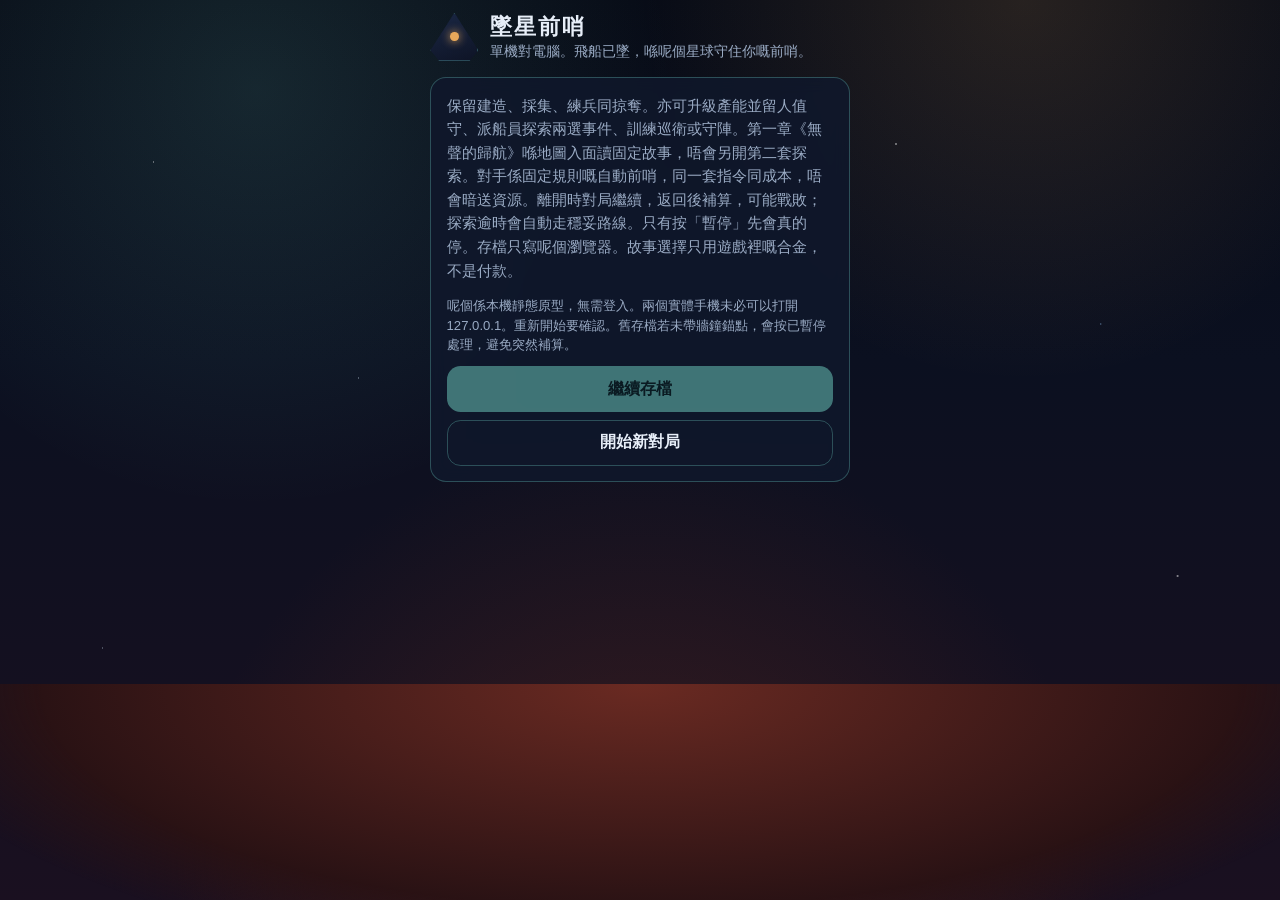
<file: index.html>
<!DOCTYPE html>
<html lang="zh-Hant-HK">
<head>
  <meta charset="utf-8">
  <meta name="viewport" content="width=device-width, initial-scale=1, viewport-fit=cover">
  <meta name="theme-color" content="#0b1020">
  <meta name="apple-mobile-web-app-capable" content="yes">
  <title>墜星前哨（單機）</title>
  <link rel="stylesheet" href="styles.css">
  <link rel="icon" href="favicon.svg" type="image/svg+xml">
</head>
<body>
  <div class="sky" aria-hidden="true"></div>
  <div class="horizon" aria-hidden="true"></div>
  <main id="app" class="app">
    <p class="boot">正在載入前哨…</p>
  </main>
  <div id="sheet-root"></div>
  <script src="js/events.js"></script>
  <script src="js/story-data.js"></script>
  <script src="js/story-engine.js"></script>
  <script src="js/engine.js"></script>
  <script src="js/ai.js"></script>
  <script src="js/catchup.js"></script>
  <script src="js/save.js"></script>
  <script src="js/ui-sync.js"></script>
  <script src="js/story-ui.js"></script>
  <script src="js/app.js" defer></script>
</body>
</html>
</file>
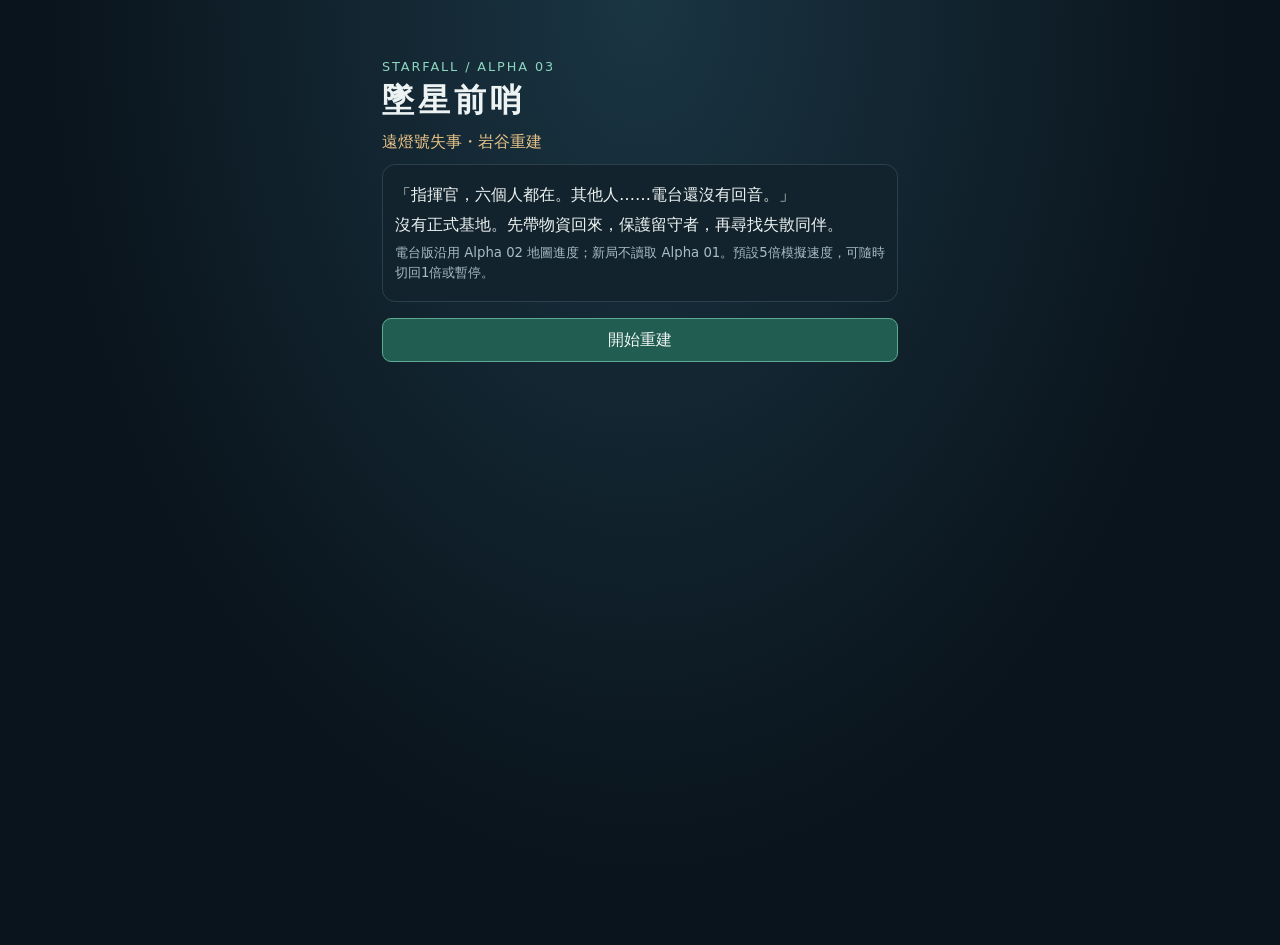
<file: colony-alpha03-preview/index.html>
<!doctype html><html lang="zh-Hant"><head><meta charset="utf-8"><meta name="viewport" content="width=device-width, initial-scale=1, viewport-fit=cover"><meta name="theme-color" content="#0c1821"><title>墜星前哨｜岩谷重建 Alpha</title><link rel="stylesheet" href="style.css"></head><body><main id="app" aria-live="off" style="color:#edf3f2;background:#0c1821;padding:0;min-height:100vh"><section id="startup" style="max-width:36rem;margin:0 auto;padding:32px 20px;font-family:system-ui,-apple-system,sans-serif;line-height:1.7"><p style="color:#8ed6bf;letter-spacing:.1em">STARFALL / ALPHA 03</p><h1 style="font-size:1.65rem">墜星前哨：岩谷重建</h1><p>正在啟動遊戲……</p><p id="boot-status" role="status">如果一直停留在此畫面，代表遊戲腳本尚未成功執行。手機檔案預覽可能不允許執行 JavaScript；請使用正式網站網址在 Safari 或 Chrome 開啟。</p><p>這是離線試玩檔，不是已部署的網站。未成功啟動不會刪除原存檔。</p><noscript><p>目前未啟用 JavaScript，無法開始遊戲。</p></noscript></section></main><script>(function(){var app=document.getElementById('app');function failed(message){if(app.getAttribute('data-ready')==='true')return;var status=document.getElementById('boot-status');if(!status){app.textContent='';var section=document.createElement('section');section.style.cssText='max-width:36rem;margin:auto;padding:32px 20px;line-height:1.7';var h=document.createElement('h1');h.textContent='墜星前哨：啟動失敗';section.appendChild(h);status=document.createElement('p');status.id='boot-status';section.appendChild(status);app.appendChild(section);}status.textContent='遊戲未能啟動：'+message+'。請使用支援 JavaScript 的正式瀏覽器開啟，或將此提示傳回以便排查。';}window.addEventListener('error',function(e){failed(e.message||'載入遊戲程式失敗');},true);window.addEventListener('unhandledrejection',function(e){failed(String(e.reason||'啟動異常'));});setTimeout(function(){if(app.getAttribute('data-ready')!=='true'&&document.getElementById('boot-status')){var status=document.getElementById('boot-status');if(status.textContent.indexOf('遊戲未能啟動：')!==0)failed('遊戲腳本沒有完成啟動');}},4000);})();</script><script src="core.js"></script><script src="ui.js"></script></body></html>
</file>
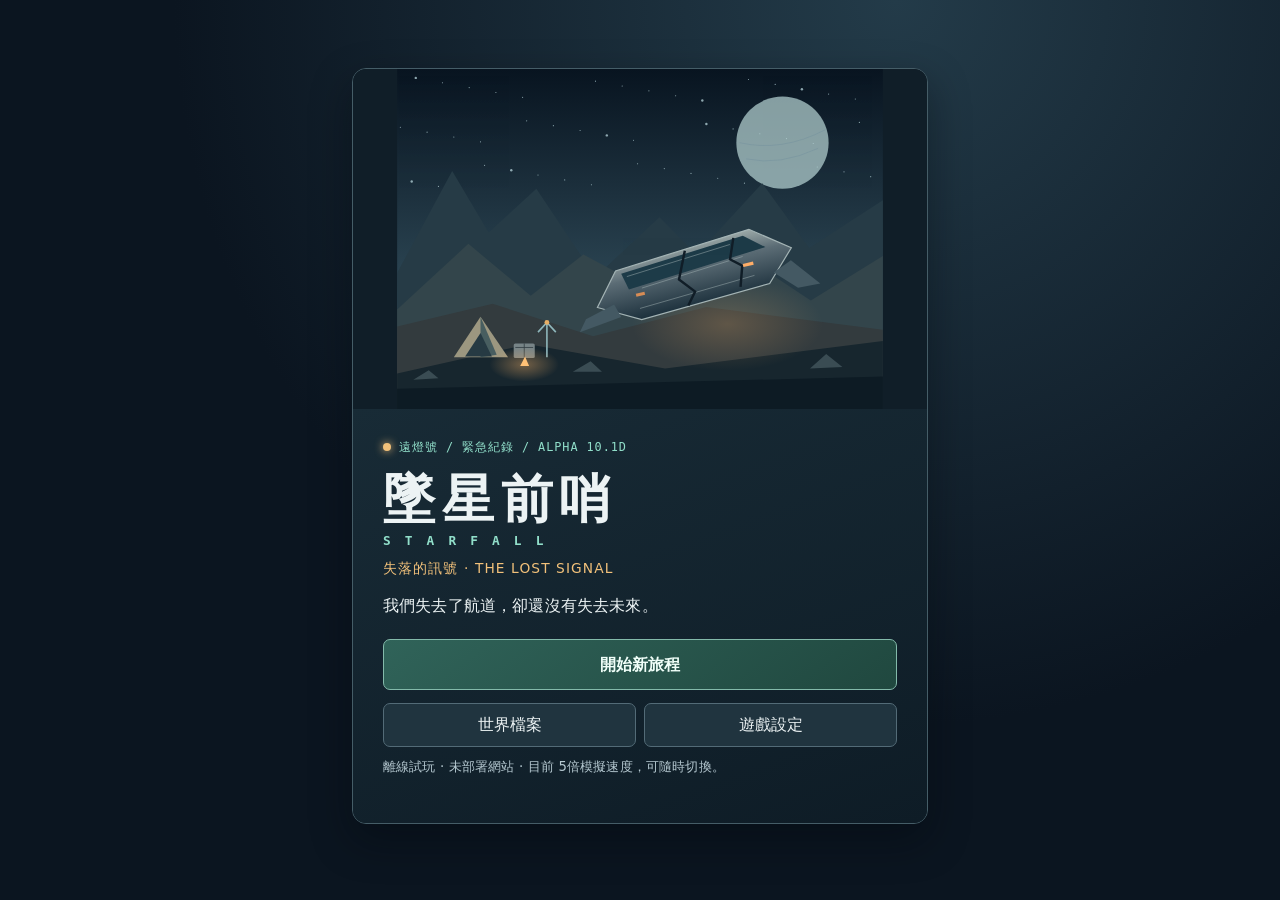
<file: colony-alpha101d-preview/index.html>
<!doctype html><html lang="zh-Hant"><head><meta charset="utf-8"><meta name="viewport" content="width=device-width, initial-scale=1, viewport-fit=cover"><meta name="theme-color" content="#0c1821"><title>墜星前哨｜失落的訊號 Alpha 10.1D</title><link rel="stylesheet" href="style.css"></head><body><main id="app" aria-live="off" style="color:#edf3f2;background:#0c1821;padding:0;min-height:100vh"><section id="startup" style="max-width:36rem;margin:0 auto;padding:32px 20px;font-family:system-ui,-apple-system,sans-serif;line-height:1.7"><p style="color:#8ed6bf;letter-spacing:.1em">STARFALL / ALPHA 10.1D</p><h1 style="font-size:1.65rem">墜星前哨：岩谷重建</h1><p>正在啟動遊戲……</p><p id="boot-status" role="status">如果一直停留在此畫面，代表遊戲腳本尚未成功執行。手機檔案預覽可能不允許執行 JavaScript；請使用正式網站網址在 Safari 或 Chrome 開啟。</p><p>這是離線試玩檔，不是已部署的網站。未成功啟動不會刪除原存檔。</p><noscript><p>目前未啟用 JavaScript，無法開始遊戲。</p></noscript></section></main><script>(function(){var app=document.getElementById('app');function failed(message){if(app.getAttribute('data-ready')==='true')return;var status=document.getElementById('boot-status');if(!status){app.textContent='';var section=document.createElement('section');section.style.cssText='max-width:36rem;margin:auto;padding:32px 20px;line-height:1.7';var h=document.createElement('h1');h.textContent='墜星前哨：啟動失敗';section.appendChild(h);status=document.createElement('p');status.id='boot-status';section.appendChild(status);app.appendChild(section);}status.textContent='遊戲未能啟動：'+message+'。請使用支援 JavaScript 的正式瀏覽器開啟，或將此提示傳回以便排查。';}window.addEventListener('error',function(e){failed(e.message||'載入遊戲程式失敗');},true);window.addEventListener('unhandledrejection',function(e){failed(String(e.reason||'啟動異常'));});setTimeout(function(){if(app.getAttribute('data-ready')!=='true'&&document.getElementById('boot-status')){var status=document.getElementById('boot-status');if(status.textContent.indexOf('遊戲未能啟動：')!==0)failed('遊戲腳本沒有完成啟動');}},4000);})();</script><script src="core.js"></script><script src="ui.js"></script></body></html>
</file>
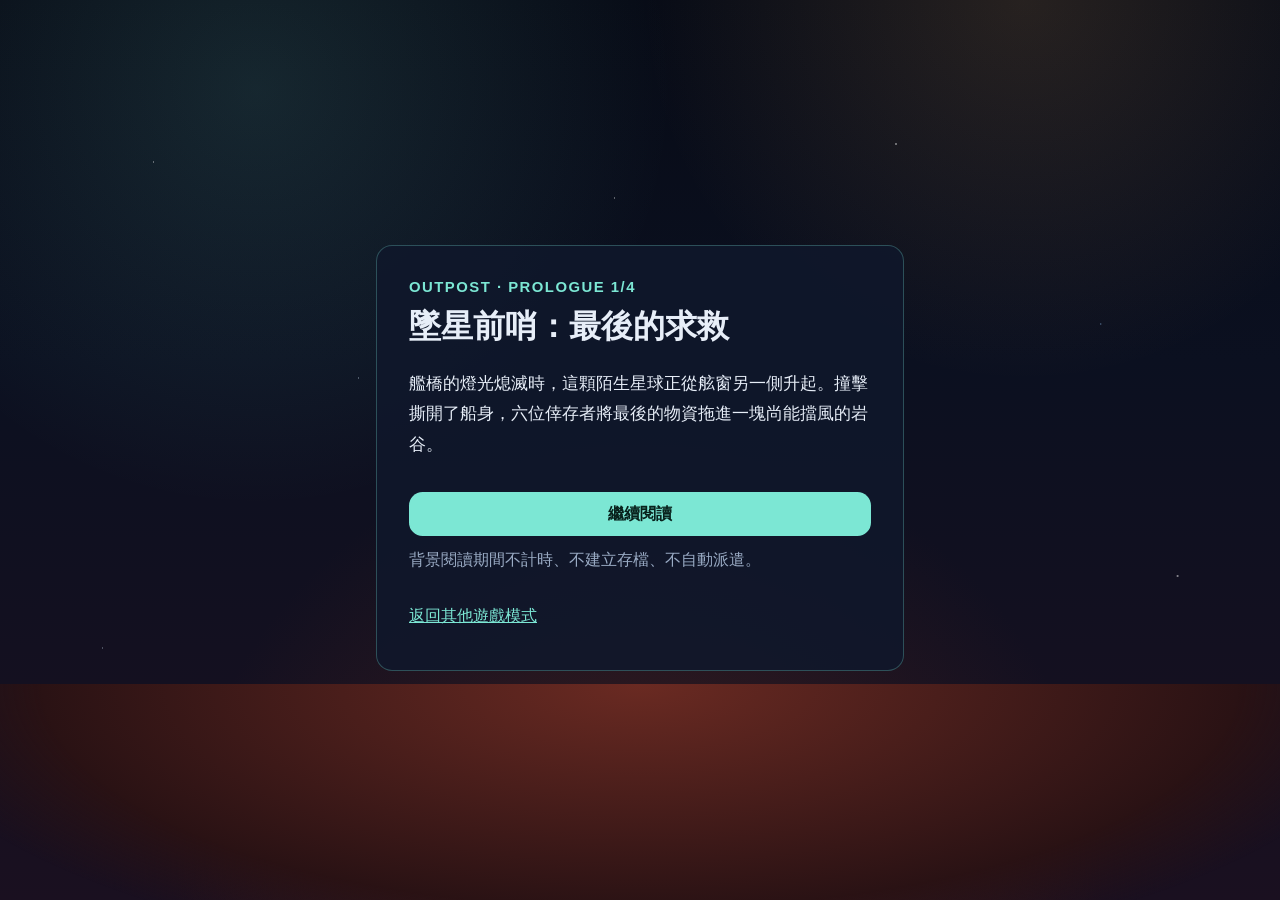
<file: mobile-preview/index.html>
<!DOCTYPE html>
<html lang="zh-Hant-HK">
<head>
  <meta charset="utf-8">
  <meta name="viewport" content="width=device-width, initial-scale=1, viewport-fit=cover">
  <meta name="theme-color" content="#0b1020">
  <meta name="apple-mobile-web-app-capable" content="yes">
  <title>墜星前哨｜長期基地與外拓</title>
  <link rel="stylesheet" href="styles.css">
  <link rel="icon" href="favicon.svg" type="image/svg+xml">
  <!-- 真人首頁直達獨立長期前哨；測試 harness 保留舊 #app/script 啟動契約。
       先設 UI-only 哨兵，即使導航被延遲也不可啟動舊存檔選單。 -->
  <script>
    if (typeof window !== "undefined" && !window.__STARFALL_TEST__) {
      window.__STARFALL_OUTPOST_PRIMARY__ = true;
      window.location.replace("outpost.html");
    }
  </script>
</head>
<body>
  <div class="sky" aria-hidden="true"></div>
  <div class="horizon" aria-hidden="true"></div>
  <main id="app" class="app outpost-home-entry">
    <section class="outpost-entry card" aria-labelledby="outpost-home-title">
      <span class="outpost-eyebrow">PERSISTENT OUTPOST</span>
      <h1 id="outpost-home-title">墜星前哨｜長期基地</h1>
      <p>從墜星求救序章開始，保存基地、船員與每趟外拓的後果。</p>
      <a class="btn" href="outpost.html">進入／繼續長期前哨</a>
      <details class="outpost-detail"><summary>其他遊戲模式</summary>
        <a class="outpost-text-link" href="journey.html">舊單局及兩章旅程</a>
      </details>
    </section>
  </main>
  <div id="sheet-root"></div>
  <script src="js/events.js"></script>
  <script src="js/story-data.js"></script>
  <script src="js/story-engine.js"></script>
  <script src="js/campaign.js"></script>
  <script src="js/engine.js"></script>
  <script src="js/ai.js"></script>
  <script src="js/catchup.js"></script>
  <script src="js/save.js"></script>
  <script src="js/ui-sync.js"></script>
  <script src="js/story-ui.js"></script>
  <script src="js/app.js" defer></script>
</body>
</html>
</file>
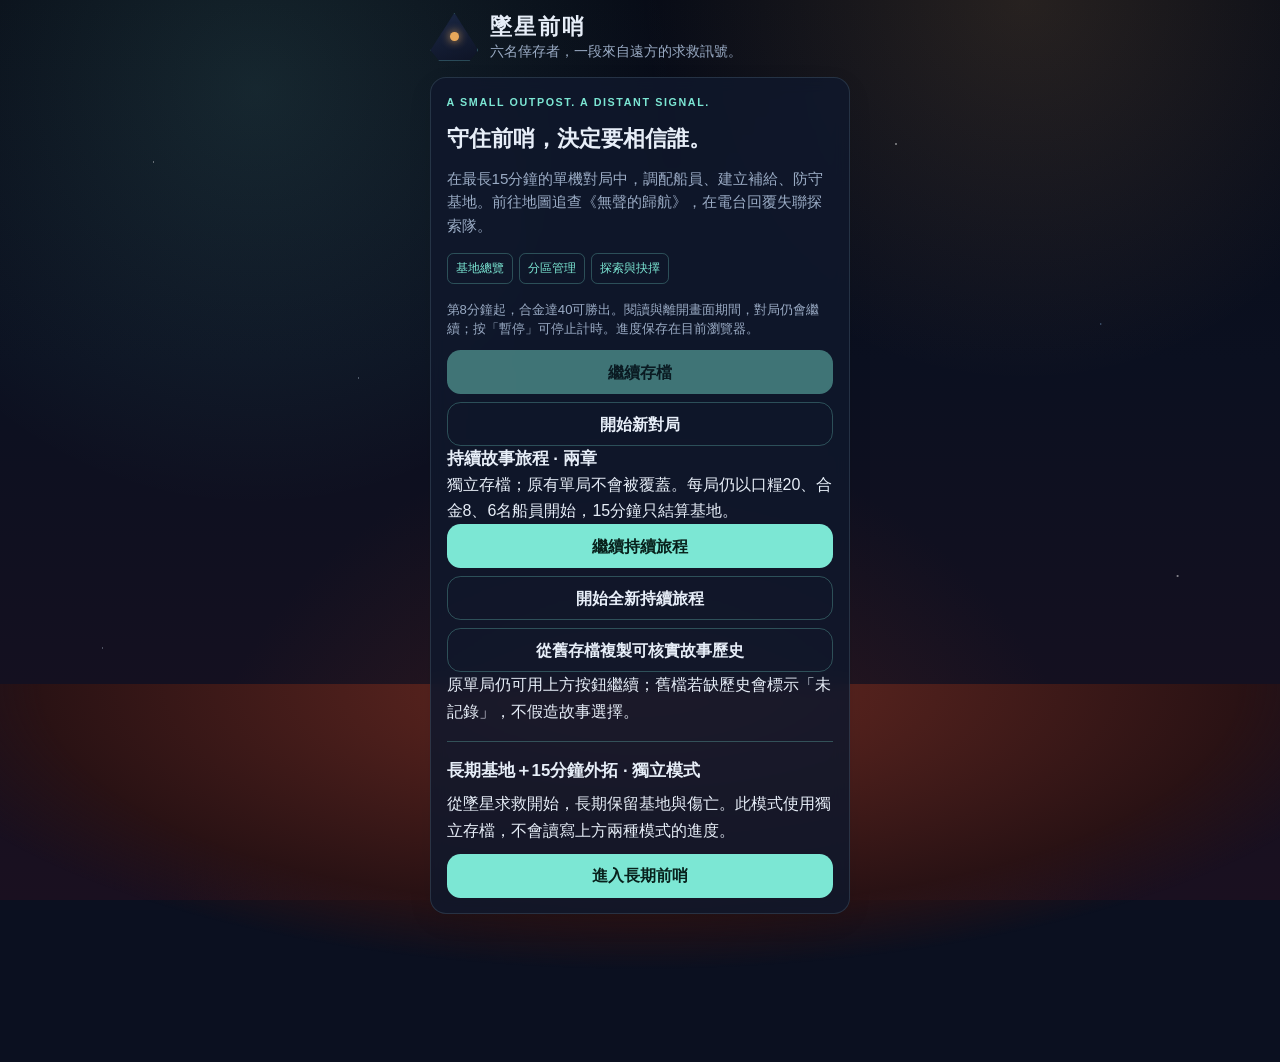
<file: mobile-preview/journey.html>
<!DOCTYPE html>
<html lang="zh-Hant-HK">
<head>
  <meta charset="utf-8">
  <meta name="viewport" content="width=device-width, initial-scale=1, viewport-fit=cover">
  <meta name="theme-color" content="#0b1020">
  <meta name="apple-mobile-web-app-capable" content="yes">
  <title>墜星前哨｜其他遊戲模式</title>
  <link rel="stylesheet" href="styles.css">
  <link rel="icon" href="favicon.svg" type="image/svg+xml">
</head>
<body>
  <div class="sky" aria-hidden="true"></div>
  <div class="horizon" aria-hidden="true"></div>
  <main id="app" class="app">
    <p class="boot">正在載入其他遊戲模式…</p>
  </main>
  <div id="sheet-root"></div>
  <script src="js/events.js"></script>
  <script src="js/story-data.js"></script>
  <script src="js/story-engine.js"></script>
  <script src="js/campaign.js"></script>
  <script src="js/engine.js"></script>
  <script src="js/ai.js"></script>
  <script src="js/catchup.js"></script>
  <script src="js/save.js"></script>
  <script src="js/ui-sync.js"></script>
  <script src="js/story-ui.js"></script>
  <script src="js/app.js" defer></script>
</body>
</html>
</file>
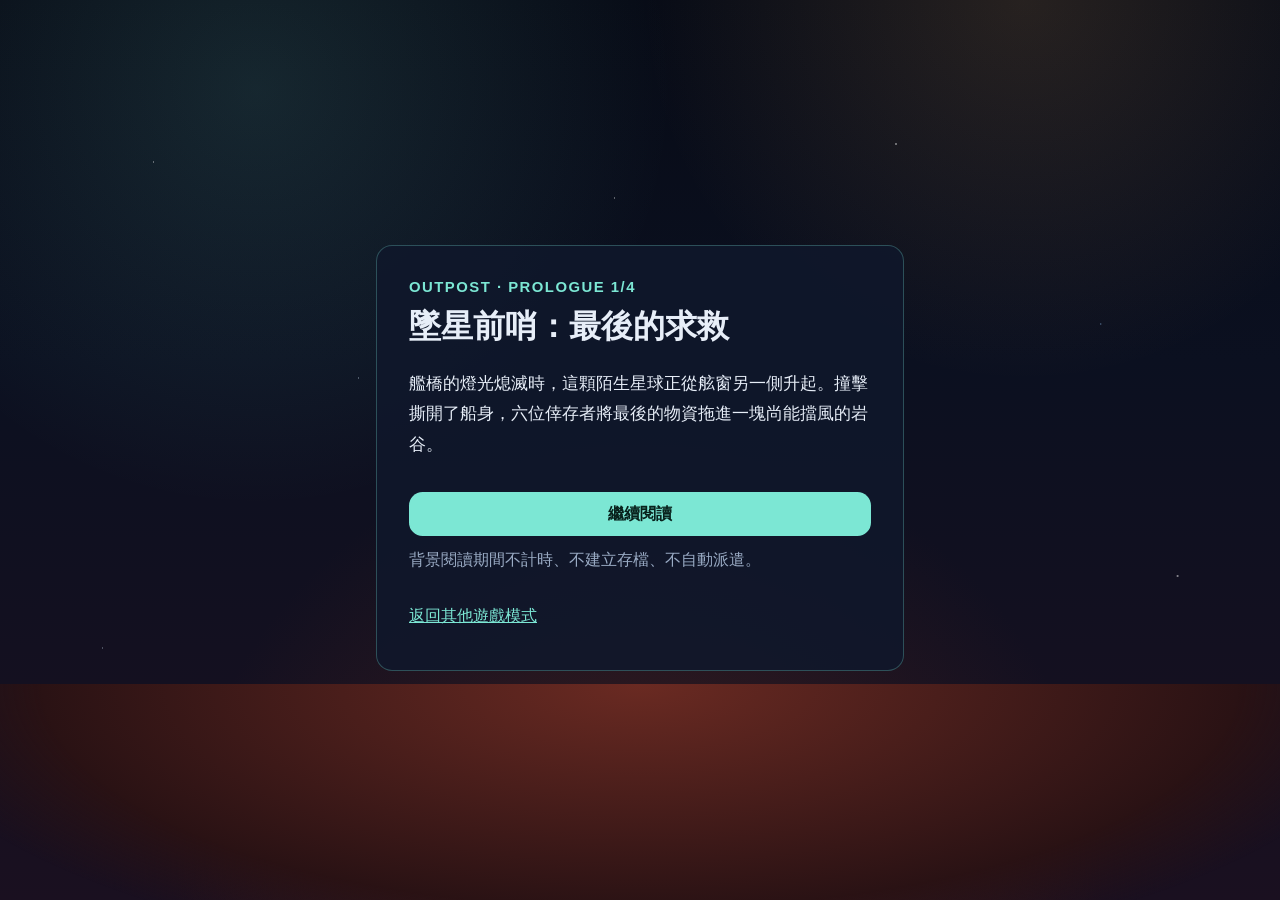
<file: mobile-preview/outpost.html>
<!DOCTYPE html>
<html lang="zh-Hant-HK">
<head>
  <meta charset="utf-8">
  <meta name="viewport" content="width=device-width, initial-scale=1, viewport-fit=cover">
  <meta name="theme-color" content="#0b1020">
  <title>墜星前哨｜長期基地與外拓</title>
  <link rel="stylesheet" href="styles.css">
  <link rel="icon" href="favicon.svg" type="image/svg+xml">
</head>
<body>
  <div class="sky" aria-hidden="true"></div>
  <div class="horizon" aria-hidden="true"></div>
  <main id="outpost-app" class="outpost-app"><p class="boot">正在開啟長期前哨…</p></main>
  <!-- 獨立模式不載入舊 Save、Campaign 或舊單局 App，避免讀寫任何舊鍵。 -->
  <script src="js/outpost.js" defer></script>
  <script src="js/outpost-ui.js" defer></script>
</body>
</html>
</file>
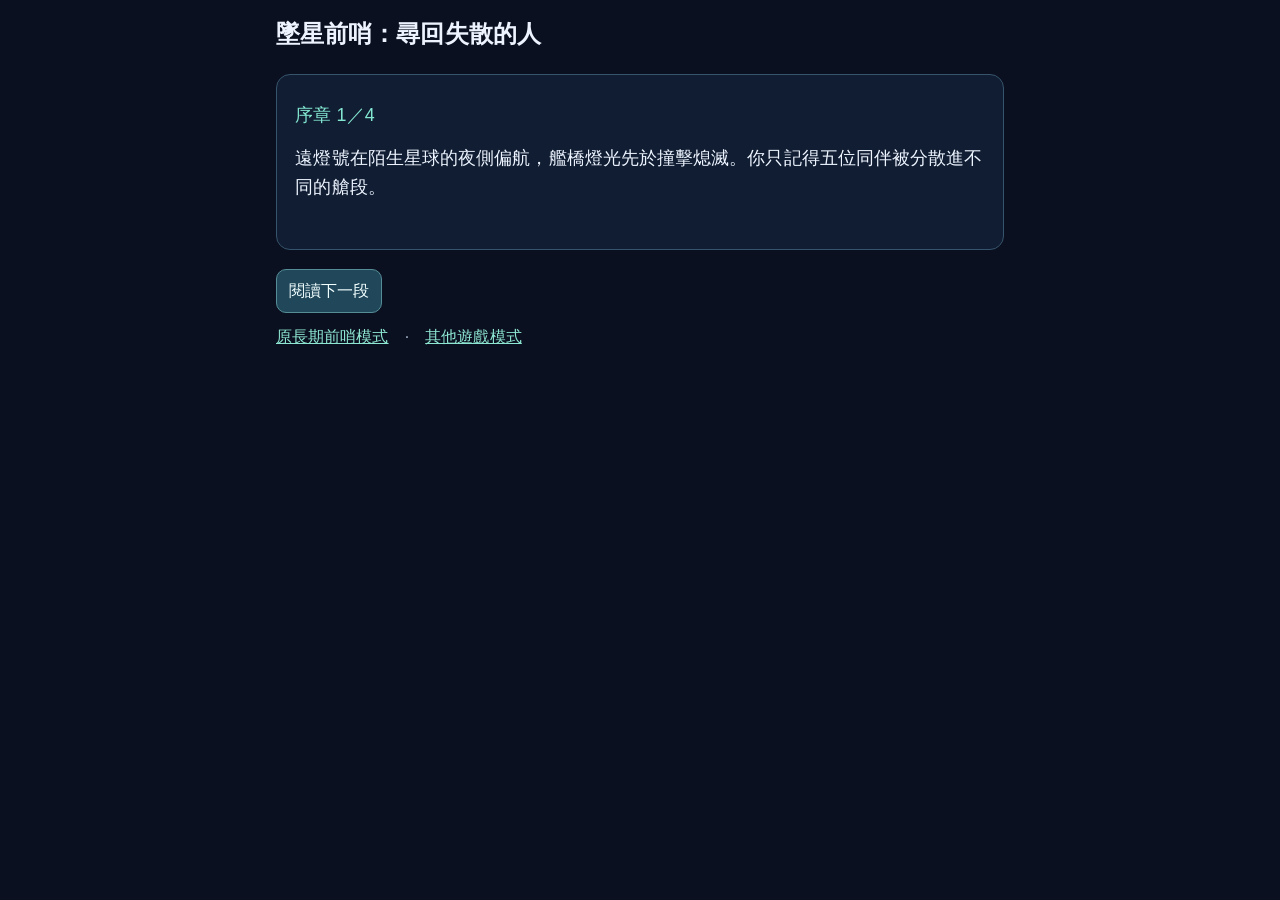
<file: reunion-preview/reunion.html>
<!doctype html><html lang="zh-Hant-HK"><head><meta charset="utf-8"><meta name="viewport" content="width=device-width,initial-scale=1,viewport-fit=cover"><meta name="theme-color" content="#0b1020"><title>墜星前哨｜重逢營地</title><link rel="stylesheet" href="styles.css"><link rel="stylesheet" href="reunion.css"><link rel="icon" href="favicon.svg" type="image/svg+xml"></head><body><main id="reunion-root" class="reunion-root"><p>正在整理失聯名冊…</p></main><script src="js/outpost.js"></script><script src="js/reunion.js"></script><script src="js/reunion-ui.js" defer></script></body></html>
</file>
<file: styles.css>
:root {
  --bg: #0b1020;
  --bg-2: #151c33;
  --ink: #e7eef8;
  --muted: #9aabc4;
  --line: rgba(124, 231, 212, 0.28);
  --cyan: #7ce7d4;
  --amber: #e8a85a;
  --rose: #ef7b8a;
  --ok: #8ad48a;
  --card: rgba(16, 24, 44, 0.86);
  --safe-top: env(safe-area-inset-top, 0px);
  --safe-bot: env(safe-area-inset-bottom, 0px);
  font-family: "PingFang HK", "PingFang TC", "Noto Sans TC", "Noto Sans HK",
    "Helvetica Neue", "Microsoft JhengHei", sans-serif;
}

* { box-sizing: border-box; margin: 0; padding: 0; }
html, body { min-height: 100%; background: var(--bg); color: var(--ink); overflow-x: hidden; }
body {
  min-height: 100dvh;
  max-width: 100%;
}
button, input {
  font: inherit;
  color: inherit;
}
button {
  touch-action: manipulation;
}

.sky {
  position: fixed;
  inset: 0;
  pointer-events: none;
  background:
    radial-gradient(circle at 20% 10%, rgba(124, 231, 212, 0.12), transparent 32%),
    radial-gradient(circle at 80% 0%, rgba(232, 168, 90, 0.14), transparent 28%),
    radial-gradient(circle at 50% 100%, rgba(90, 40, 30, 0.55), transparent 42%),
    linear-gradient(#070b16, #0b1020 40%, #1a1020);
  z-index: 0;
}
.sky::after {
  content: "";
  position: absolute;
  inset: 0;
  background-image:
    radial-gradient(1px 1px at 12% 18%, #fff, transparent),
    radial-gradient(1px 1px at 28% 42%, #cde, transparent),
    radial-gradient(1.5px 1.5px at 70% 16%, #fff, transparent),
    radial-gradient(1px 1px at 86% 36%, #9cf, transparent),
    radial-gradient(1px 1px at 48% 22%, #fff, transparent),
    radial-gradient(1px 1px at 8% 72%, #bcd, transparent),
    radial-gradient(1.5px 1.5px at 92% 64%, #fff, transparent);
  opacity: 0.7;
  pointer-events: none;
}
.horizon {
  position: fixed;
  left: -10%;
  right: -10%;
  bottom: -8%;
  height: 32vh;
  background: radial-gradient(ellipse at 50% 0%, #6a2a22 0%, #2a1214 55%, transparent 70%);
  z-index: 0;
  pointer-events: none;
}

.app {
  position: relative;
  z-index: 1;
  width: min(28rem, 100%);
  max-width: 100%;
  margin: 0 auto;
  padding: calc(0.75rem + var(--safe-top)) 0.9rem calc(var(--dock-space, 8.5rem) + var(--safe-bot));
  min-height: 100dvh;
  min-width: 0;
}
.app.is-game {
  padding: 0;
  height: 100dvh;
  max-height: 100dvh;
  overflow: hidden;
}

.boot, .muted { color: var(--muted); }
.center { text-align: center; }

.brand {
  display: flex;
  gap: 0.75rem;
  align-items: center;
  margin-bottom: 1rem;
  min-width: 0;
}
.brand > div { min-width: 0; }
.mark {
  width: 3rem;
  height: 3rem;
  flex: 0 0 3rem;
  border: 1px solid var(--line);
  background: linear-gradient(160deg, #1a2744, #0e1426);
  clip-path: polygon(50% 0, 100% 78%, 82% 100%, 18% 100%, 0 78%);
  display: grid;
  place-items: center;
}
.mark span {
  width: 0.55rem;
  height: 0.55rem;
  background: var(--amber);
  border-radius: 50%;
  box-shadow: 0 0 10px var(--amber);
}
.brand h1 {
  font-size: 1.35rem;
  letter-spacing: 0.08em;
  font-weight: 650;
  overflow-wrap: anywhere;
}
.brand p { color: var(--muted); font-size: 0.86rem; margin-top: 0.15rem; overflow-wrap: anywhere; }

.card {
  background: var(--card);
  border: 1px solid var(--line);
  border-radius: 1rem;
  padding: 0.95rem;
  margin-bottom: 0.75rem;
  backdrop-filter: blur(8px);
  max-width: 100%;
  min-width: 0;
  overflow-wrap: anywhere;
}

.lobby-copy { color: var(--muted); font-size: 0.95rem; line-height: 1.55; margin-bottom: 0.9rem; }

label {
  display: block;
  font-size: 0.82rem;
  color: var(--muted);
  margin-bottom: 0.35rem;
}
input[type="text"] {
  width: 100%;
  background: #0c1222;
  border: 1px solid var(--line);
  border-radius: 0.7rem;
  padding: 0.8rem 0.85rem;
  letter-spacing: 0.18em;
  text-transform: uppercase;
  margin-bottom: 0.7rem;
}

.btn {
  display: inline-flex;
  align-items: center;
  justify-content: center;
  width: 100%;
  min-height: 2.85rem;
  border: 0;
  border-radius: 0.85rem;
  background: var(--cyan);
  color: #08211c;
  font-weight: 700;
  cursor: pointer;
}
.btn:disabled {
  opacity: 0.45;
  cursor: not-allowed;
}
.btn.secondary {
  background: transparent;
  border: 1px solid var(--line);
  color: var(--ink);
  margin-top: 0.5rem;
}
.btn.ghost {
  width: auto;
  background: transparent;
  color: var(--cyan);
  min-height: 2.4rem;
  padding: 0 0.5rem;
}
.btn.warn {
  background: var(--rose);
  color: #2a0b10;
}
.btn.small {
  width: auto;
  min-width: 2.6rem;
  min-height: 2.4rem;
  padding: 0 0.7rem;
  background: #22304c;
  color: var(--ink);
}

.topline {
  display: flex;
  flex-wrap: wrap;
  justify-content: space-between;
  gap: 0.5rem;
  align-items: flex-start;
  margin-bottom: 0.7rem;
}
.time {
  font-variant-numeric: tabular-nums;
  font-size: 1.15rem;
  letter-spacing: 0.04em;
  min-width: 0;
  flex: 1 1 10rem;
}
.time small { display: block; color: var(--muted); font-size: 0.75rem; letter-spacing: 0; overflow-wrap: anywhere; }
.pills { display: flex; flex-direction: column; gap: 0.25rem; align-items: flex-end; max-width: 100%; min-width: 0; }
.pill {
  font-size: 0.75rem;
  border-radius: 999px;
  padding: 0.15rem 0.5rem;
  border: 1px solid var(--line);
  color: var(--muted);
  max-width: 100%;
  white-space: normal;
  overflow-wrap: anywhere;
}
.pill.on { color: var(--ok); border-color: rgba(138, 212, 138, 0.45); }
.pill.off { color: var(--rose); border-color: rgba(239, 123, 138, 0.45); }

.resources {
  display: grid;
  grid-template-columns: 1fr 1fr;
  gap: 0.45rem;
  margin-bottom: 0.75rem;
}
.res {
  background: var(--card);
  border: 1px solid var(--line);
  border-radius: 0.85rem;
  padding: 0.65rem 0.75rem;
}
.res .k { color: var(--muted); font-size: 0.75rem; }
.res .v { font-size: 1.2rem; font-variant-numeric: tabular-nums; margin-top: 0.1rem; }
.res.alloy .v { color: var(--amber); }
.res.food .v { color: var(--cyan); }

.fac {
  display: grid;
  grid-template-columns: 3.25rem minmax(0, 1fr);
  gap: 0.7rem;
  align-items: start;
  min-width: 0;
}
.mod {
  width: 3.25rem;
  height: 3.25rem;
  border-radius: 0.7rem;
  border: 1px solid var(--line);
  position: relative;
  background: #10182c;
}
.mod.command { clip-path: polygon(50% 6%, 94% 38%, 78% 94%, 22% 94%, 6% 38%); background: linear-gradient(#243656, #10182c); }
.mod.recycle { background: linear-gradient(135deg, #3a2a16, #1b140c); }
.mod.recycle::after { content: ""; position: absolute; inset: 22%; border: 2px solid var(--amber); border-radius: 50%; border-top-color: transparent; }
.mod.supply { background: linear-gradient(180deg, #16332e, #10182c); }
.mod.supply::before, .mod.supply::after {
  content: ""; position: absolute; left: 20%; right: 20%; height: 3px; background: var(--cyan); top: 40%;
}
.mod.supply::after { top: 58%; width: auto; }
.mod.armory { background: linear-gradient(160deg, #3a2030, #10182c); }
.mod.armory::after {
  content: ""; position: absolute; left: 50%; top: 22%; width: 4px; height: 56%;
  background: var(--rose); transform: translateX(-50%);
  box-shadow: -7px 8px 0 -1px var(--rose), 7px 8px 0 -1px var(--rose);
}
.fac h2 { font-size: 1rem; font-weight: 650; }
.fac .desc { color: var(--muted); font-size: 0.8rem; line-height: 1.4; margin: 0.15rem 0 0.45rem; }
.row { display: flex; gap: 0.4rem; flex-wrap: wrap; align-items: center; max-width: 100%; }
.log-heading { font-size: 1rem; margin-bottom: .35rem; }
.opp-line { margin: 0 0 .7rem; font-size: .8rem; overflow-wrap: anywhere; }
.tag {
  font-size: 0.75rem;
  color: var(--amber);
}

.banner {
  border-radius: 0.85rem;
  padding: 0.7rem 0.8rem;
  margin-bottom: 0.75rem;
  border: 1px solid var(--line);
  background: rgba(20, 28, 48, 0.9);
  font-size: 0.9rem;
  line-height: 1.45;
}
.banner.battle { border-color: rgba(239, 123, 138, 0.5); }
.banner.result { border-color: var(--amber); }

.log {
  list-style: none;
  max-height: 9rem;
  overflow: auto;
  font-size: 0.8rem;
  color: var(--muted);
  line-height: 1.45;
}
.log li { padding: 0.2rem 0; border-bottom: 1px solid rgba(255,255,255,0.04); }

.dock {
  position: fixed;
  left: 50%;
  transform: translateX(-50%);
  bottom: 0;
  width: min(28rem, 100%);
  max-width: 100%;
  box-sizing: border-box;
  padding: 0.55rem 0.9rem calc(0.65rem + var(--safe-bot));
  background: linear-gradient(transparent, rgba(7, 11, 22, 0.94) 30%);
  z-index: 3;
}
.hint { color: var(--rose); font-size: 0.78rem; text-align: center; margin-top: 0.35rem; min-height: 1.1em; }

.sheet {
  position: fixed;
  inset: 0;
  background: rgba(4, 8, 16, 0.72);
  z-index: 5;
  display: flex;
  align-items: flex-end;
  justify-content: center;
  padding: 0;
}
.sheet .card {
  width: min(28rem, 100%);
  max-width: 100%;
  box-sizing: border-box;
  margin: 0;
  border-radius: 1.1rem 1.1rem 0 0;
  padding-left: 0.9rem;
  padding-right: 0.9rem;
  padding-bottom: calc(1rem + var(--safe-bot));
}
.stepper {
  display: flex;
  align-items: center;
  justify-content: center;
  gap: 0.8rem;
  margin: 0.8rem 0 1rem;
  font-size: 1.6rem;
  font-variant-numeric: tabular-nums;
}

.err { color: var(--rose); font-size: 0.88rem; margin: 0.4rem 0; }
.code {
  font-size: clamp(1.35rem, 8vw, 2rem);
  letter-spacing: 0.2em;
  text-align: center;
  color: var(--cyan);
  margin: 0.4rem 0 0.8rem;
  overflow-wrap: anywhere;
}

@media (max-width: 400px) {
  .app:not(.is-game) {
    padding-left: 0.7rem;
    padding-right: 0.7rem;
    padding-bottom: calc(var(--dock-space, 12rem) + var(--safe-bot));
  }
  .app.is-game {
    padding: 0;
  }
  .dock { padding-left: 0.7rem; padding-right: 0.7rem; }
  .pills { align-items: flex-start; }
  .topline { flex-direction: column; }
}

.recovery-box {
  margin: 0.6rem 0 0.8rem;
  padding: 0.7rem 0.8rem;
  border: 1px dashed var(--line);
  border-radius: 0.8rem;
  font-size: 0.82rem;
  line-height: 1.45;
  overflow-wrap: anywhere;
}
.recovery-box strong { display: block; letter-spacing: 0.04em; margin: 0.25rem 0; }
.seat-list { display: flex; flex-direction: column; gap: 0.45rem; margin: 0.4rem 0 0.8rem; }


/* 單機：暫停提示與大廳說明，只加佈局，不精修美術 */
.pause-banner {
  border-radius: 0.85rem;
  padding: 0.7rem 0.8rem;
  margin-bottom: 0.75rem;
  border: 1px solid var(--amber);
  background: rgba(20, 28, 48, 0.95);
  font-size: 0.9rem;
  line-height: 1.45;
}
.pause-banner strong { color: var(--amber); display: block; margin-bottom: 0.25rem; }
.save-note { color: var(--muted); font-size: 0.82rem; line-height: 1.45; margin: 0.5rem 0 0.8rem; }
.corrupt-box {
  margin: 0.6rem 0 0.8rem;
  padding: 0.7rem 0.8rem;
  border: 1px dashed var(--rose);
  border-radius: 0.8rem;
  font-size: 0.86rem;
  line-height: 1.45;
  color: var(--ink);
}
.pill.cpu { color: var(--cyan); border-color: var(--line); }

/* 派工相對操作：窄屏可讀可點，文字可換行，不改美術主題 */
.assign-box {
  min-width: 0;
  max-width: 100%;
}
.assign-status {
  font-size: 0.85rem;
  line-height: 1.4;
  overflow-wrap: anywhere;
  margin: 0 0 0.4rem;
}
.assign-row {
  width: 100%;
}
.assign-row .btn.small {
  flex: 1 1 8rem;
  min-height: 2.6rem;
  min-width: 0;
  padding: 0.35rem 0.5rem;
  font-size: 0.9rem;
  white-space: normal;
  overflow-wrap: anywhere;
  line-height: 1.25;
}
.assign-hint {
  font-size: 0.78rem;
  line-height: 1.4;
  overflow-wrap: anywhere;
  margin: 0.35rem 0 0;
}

@media (max-width: 400px) {
  .assign-row .btn.small {
    flex: 1 1 calc(50% - 0.25rem);
  }
}

/* 擴充：值守／探索抉擇／雙兵種，窄屏可換行，不改美術主題 */
.choice-entry {
  min-width: 0;
  max-width: 100%;
  margin-top: 0.4rem;
}
.choice-entry .btn,
#sheet .btn {
  width: 100%;
  white-space: normal;
  overflow-wrap: anywhere;
  line-height: 1.3;
  min-height: 2.6rem;
  margin-top: 0.35rem;
}
#choice-remain {
  font-variant-numeric: tabular-nums;
}

.raid-stepper {
  display: flex;
  flex-wrap: wrap;
  align-items: center;
  gap: 0.35rem;
  width: 100%;
  margin-top: 0.35rem;
}
.raid-stepper .step-label {
  flex: 1 1 4rem;
  min-width: 0;
  overflow-wrap: anywhere;
}
.raid-stepper span:not(.step-label) {
  min-width: 1.5rem;
  text-align: center;
  font-variant-numeric: tabular-nums;
}

/* 故事分層：固定 HUD／底導覽，內文獨立捲動，選項至少 44px */
.game-shell {
  display: flex;
  flex-direction: column;
  height: 100%;
  max-height: 100dvh;
  overflow: hidden;
  padding: 0 0.9rem;
  box-sizing: border-box;
}
.hud-root {
  flex: 0 0 auto;
  position: relative;
  z-index: 5;
  background: linear-gradient(rgba(7, 11, 22, 0.96), rgba(7, 11, 22, 0.92));
  padding-top: var(--safe-top);
  padding-bottom: 0.35rem;
}
.hud-controls { margin: 0.35rem 0 0.2rem; }
.alert-root { flex: 0 0 auto; position: relative; z-index: 3; }
.page-root {
  flex: 1 1 auto;
  min-height: 0;
  overflow-y: auto;
  overflow-x: hidden;
  padding-bottom: 0.8rem;
  -webkit-overflow-scrolling: touch;
}
#nav-root, .nav-root {
  flex: 0 0 auto;
  width: 100%;
  z-index: 6;
  position: relative;
}
.bottom-nav {
  position: relative;
  left: auto;
  bottom: auto;
  transform: none;
  width: 100%;
  max-width: 100%;
  box-sizing: border-box;
  display: flex;
  gap: 0.35rem;
  padding: 0.4rem 0 calc(0.45rem + var(--safe-bot));
  background: rgba(7, 11, 22, 0.96);
  z-index: 6;
}
.nav-btn {
  flex: 1 1 0;
  min-height: 44px;
  border: 1px solid rgba(255,255,255,0.1);
  border-radius: 0.7rem;
  background: rgba(20, 28, 48, 0.9);
  color: var(--ink);
  font: inherit;
  font-weight: 600;
}
.nav-btn.on {
  border-color: var(--cyan);
  color: var(--cyan);
}
.back-row {
  display: flex;
  gap: 0.5rem;
  margin: 0.2rem 0 0.7rem;
}
.back-row .btn { flex: 1 1 0; min-height: 44px; }
.loc-list { display: flex; flex-direction: column; gap: 0.7rem; }
.loc-card, .hero-chip {
  display: block;
  width: 100%;
  text-align: left;
  min-height: 44px;
  border: 1px solid rgba(255,255,255,0.08);
  border-radius: 0.9rem;
  background: rgba(20, 28, 48, 0.88);
  color: inherit;
  font: inherit;
  padding: 0.8rem 0.9rem;
}
.loc-card[disabled] { opacity: 0.6; }
.hero-strip { display: flex; flex-direction: column; gap: 0.45rem; margin: 0.6rem 0; }
.story-scene .story-p { margin: 0 0 0.7rem; line-height: 1.6; }
.story-options { display: flex; flex-direction: column; gap: 0.55rem; margin-top: 0.8rem; }
.story-option {
  width: 100%;
  min-height: 44px;
  white-space: normal;
  text-align: left;
  line-height: 1.35;
}
.story-option .cost-note, .cost-note {
  display: inline-block;
  margin-left: 0.3rem;
  color: var(--amber);
  font-size: 0.86rem;
}
.story-option .option-reason, .option-reason {
  display: block;
  margin-top: 0.2rem;
  color: var(--muted);
  font-size: 0.8rem;
  font-weight: 400;
}
.story-option.is-locked { opacity: 0.7; }
.story-result { margin-top: 0.6rem; }
.story-result.forced { border-left: 3px solid var(--amber); padding-left: 0.6rem; }
.raid-dock { margin: 0.8rem 0 1rem; }
.explore-alert { margin: 0.5rem 0; }

@media (max-width: 400px) {
  .game-shell { padding-left: 0.7rem; padding-right: 0.7rem; }
  .page-root { padding-bottom: 0.8rem; }
  .story-option, .nav-btn, .loc-card, .back-row .btn { min-height: 44px; }
}


/* v0.2 UI-only revision: compact, readable always-on HUD; full prose remains in page-root. */
.game-shell { min-height: 0; }
.hud-root { padding-bottom: .25rem; max-height: min(42dvh, 19rem); overflow-y: auto; overscroll-behavior: contain; }
.compact-hud { display: flex; flex-direction: column; gap: .4rem; padding: .35rem 0 .1rem; }
.hud-primary { display: grid; grid-template-columns: auto minmax(0,1fr) auto; gap: .55rem; align-items: center; }
.hud-timer { display: flex; flex-direction: column; line-height: 1.2; }
.hud-k { color: var(--muted); font-size: .82rem; }
.hud-timer strong { font-size: 1.25rem; font-variant-numeric: tabular-nums; }
.hud-live-status { color: var(--amber); font-size: .88rem; line-height: 1.35; }
.hud-pause-control .btn.small { min-width: 3.6rem; min-height: 44px; }
.hud-stats { display: flex; gap: .4rem; flex-wrap: wrap; }
.hud-stat { display: inline-flex; align-items: baseline; gap: .25rem; flex: 1 1 auto; min-width: max-content; border: 1px solid var(--line); border-radius: .65rem; background: var(--card); padding: .3rem .5rem; font-size: .92rem; }
.hud-stat strong { font-size: 1.05rem; font-variant-numeric: tabular-nums; }
.hud-standby-label { font-size: .86rem; color: var(--muted); }
.hud-more { border-top: 1px solid rgba(124,231,212,.13); color: var(--muted); font-size: .9rem; }
.hud-more summary { cursor: pointer; padding: .45rem 0; min-height: 44px; display: flex; align-items: center; }
.hud-more-content { display: grid; gap: .5rem; line-height: 1.5; padding: .2rem 0 .65rem; }
.hud-secondary-actions { display: flex; flex-wrap: wrap; gap: .5rem; }
.hud-secondary-actions .btn { flex: 1 1 9rem; min-height: 44px; margin: 0; }
.alert-root { max-height: min(34dvh, 13rem); overflow-y: auto; overscroll-behavior: contain; }
.alert-root:empty { display: none; }
.critical-notice { border: 1px solid rgba(232,168,90,.55); background: rgba(29,28,40,.96); border-radius: .75rem; padding: .55rem .7rem; margin-bottom: .45rem; line-height: 1.45; font-size: .95rem; overflow-wrap: anywhere; }
.danger-notice { border-color: var(--rose); }
.pause-notice { border-color: var(--cyan); }
.final-notice { display: flex; gap: .5rem; flex-wrap: wrap; align-items: center; justify-content: space-between; }
.final-notice .btn { width: auto; min-height: 44px; }
.explore-alert .btn { min-height: 44px; margin-top: .45rem; }
.full-final-result h2 { font-size: 1.15rem; margin-bottom: .55rem; }
.full-final-result .story-result { line-height: 1.65; }
.full-final-result .story-result p { margin: .55rem 0; }
.story-step-head { display: flex; flex-wrap: wrap; align-items: center; gap: .5rem; margin-bottom: .2rem; }
.story-step-head h3 { font-size: 1.05rem; flex: 1 1 12rem; }
.story-step-head .btn { width: auto; min-height: 44px; margin: 0; }
.story-step-number { color: var(--cyan); font-weight: 700; font-size: .9rem; }
.story-step-description { font-size: .95rem; line-height: 1.55; color: var(--muted); margin: .4rem 0 .75rem; }
.hero-select-option { display: block; }
.free-cost { color: var(--ok); }
.alloy-preview { display: flex; justify-content: space-between; align-items: center; flex-wrap: wrap; gap: .45rem; border: 1px solid var(--line); background: rgba(16,24,44,.8); padding: .7rem; margin: .75rem 0; border-radius: .65rem; font-size: 1rem; }
.alloy-preview strong { color: var(--amber); font-variant-numeric: tabular-nums; }
.btn.small, .btn.ghost, .story-option, .nav-btn, .hero-chip, .loc-card { min-height: 44px; }
.btn:focus-visible, .nav-btn:focus-visible, summary:focus-visible, .hero-chip:focus-visible { outline: 3px solid var(--amber); outline-offset: 2px; }
.sheet .card { max-height: min(90dvh, 42rem); overflow-y: auto; overscroll-behavior: contain; }
.story-scene .story-p { font-size: 1rem; line-height: 1.7; }
@media (max-width: 400px) {
  .hud-primary { gap: .4rem; }
  .hud-stat { font-size: .88rem; }
  .hud-live-status { font-size: .86rem; }
  .game-shell { padding-left: .65rem; padding-right: .65rem; }
}
@media (max-height: 650px) {
  .hud-root { max-height: 32dvh; }
  .alert-root { max-height: 24dvh; }
  .compact-hud { gap: .25rem; }
  .hud-stats { gap: .25rem; }
}

/* v2: retain tested finish-banner selector and discoverable, collapsed battle report. */
#match-result-banner { min-height: 44px; }
.final-short-reason { font-size: .92rem; color: var(--ink); flex: 1 1 12rem; line-height: 1.45; overflow-wrap: anywhere; }
.battle-history { border: 1px solid var(--line); border-radius: .6rem; padding: .3rem .55rem; }
.battle-history summary { display: flex; align-items: center; min-height: 44px; cursor: pointer; color: var(--ink); }
.battle-history p { margin: .3rem 0 .55rem; line-height: 1.5; }
@media (max-width: 400px) {
  .final-notice { align-items: stretch; }
  .final-notice .btn { width: 100%; }
}

/* 失聯電台：沿用現有 card、底部分頁與閱讀區，避免新增常駐HUD。 */
.comms-card { border-color: rgba(124,231,212,.46); }
.comms-head { display:flex; flex-wrap:wrap; justify-content:space-between; align-items:baseline; gap:.5rem; }
.comms-head h2 { font-size:1.08rem; }
.comms-message { font-size:1rem; line-height:1.65; margin:.8rem 0; white-space:normal; }
.comms-options { display:grid; gap:.65rem; margin-top:.7rem; }
.comms-options .btn { min-height:48px; padding:.65rem .8rem; line-height:1.45; text-align:left; }
.guide-panel summary { min-height:44px; cursor:pointer; font-weight:650; }
.guide-row { display:flex; gap:.7rem; align-items:center; justify-content:space-between; padding:.5rem 0; border-bottom:1px solid var(--line); }
.guide-row span { font-size:.94rem; line-height:1.45; }
.guide-row .btn { flex-shrink:0; }
.base-telemetry p { line-height:1.5; }
.comms-final-summary { margin-top:1.2rem; border-top:1px solid var(--line); padding-top:.8rem; }
.comms-final-summary h3 { font-size:1rem; margin:.65rem 0 .3rem; }
.comms-final-summary p { line-height:1.6; }
@media (max-width:390px) { .comms-card, .guide-panel { padding:.8rem; } .guide-row { flex-wrap:wrap; } }
</file>
<file: colony-alpha03-preview/style.css>
:root{color-scheme:dark;--bg:#0a141c;--panel:#12232d;--edge:#2a414b;--text:#edf3f2;--muted:#a8bdc4;--accent:#8ed6bf;--gold:#e7c287;--red:#ffad9c;font:16px/1.5 system-ui,-apple-system,BlinkMacSystemFont,"PingFang TC",sans-serif}*{box-sizing:border-box}body{margin:0;background:radial-gradient(ellipse at top,#1a3543 0,#0a141c 65%);color:var(--text);min-height:100dvh}button,select{font:inherit;color:var(--text);background:#203843;border:1px solid #42616c;border-radius:9px;min-height:44px;padding:8px 12px;cursor:pointer;touch-action:manipulation}button:hover{background:#2a4853}button:disabled{opacity:.47;cursor:not-allowed}button:focus-visible,summary:focus-visible,select:focus-visible{outline:3px solid var(--gold);outline-offset:2px}button.primary{background:#225d52;border-color:#5eaa94}button.warn{background:#57382f;border-color:#986454}h1,h2,h3,p{margin:0}h1{font-size:1.12rem;letter-spacing:.06em}h2{font-size:1.2rem;margin-bottom:8px}h3{font-size:1rem}p{margin:6px 0}small,.muted{color:var(--muted);font-size:.83rem}.gold{color:var(--gold)}.accent{color:var(--accent)}.danger{color:var(--red)}.wrap{max-width:760px;margin:auto;padding:12px 12px calc(90px + env(safe-area-inset-bottom));padding-top:max(12px,env(safe-area-inset-top))}.header{display:flex;align-items:center;justify-content:space-between;gap:8px;flex-wrap:wrap}.header .tag{font-size:.7rem;letter-spacing:.1em;color:var(--accent)}.stats{display:grid;grid-template-columns:repeat(4,minmax(0,1fr));gap:6px;margin:12px 0 8px}.stat{background:#11242d;border:1px solid var(--edge);border-radius:10px;padding:8px 5px;text-align:center;min-width:0}.stat strong{font-size:1.25rem;display:block;font-variant-numeric:tabular-nums;overflow-wrap:anywhere}.stat span{font-size:.72rem;color:var(--muted)}.toolbar,.row{display:flex;gap:8px;align-items:center;flex-wrap:wrap}.toolbar{justify-content:space-between}.toolbar button,.toolbar select{font-size:.83rem}.panel,.card{background:var(--panel);border:1px solid var(--edge);border-radius:13px;padding:12px;margin:10px 0}.panel.warning{border-color:#a8794e;background:#32291f}.panel.battle{border-color:#b96557;background:#3b2425}.grid{display:grid;grid-template-columns:repeat(2,minmax(0,1fr));gap:9px}.grid .card{margin:0;min-width:0}.card h3{margin:4px 0}.card .status{font-size:.8rem;color:var(--muted);min-height:1.5em}.card .art{height:68px;border-radius:8px;background:linear-gradient(#193b49,#16272f);overflow:hidden;display:flex;align-items:center;justify-content:center}.art svg{width:100%;height:100%}.art.unbuilt{opacity:.5;filter:grayscale(.8)}.assign{display:grid;grid-template-columns:44px minmax(0,1fr) 44px;align-items:center;text-align:center;gap:3px;margin:9px 0}.assign button{padding:0;min-width:44px;min-height:44px;font-size:1.25rem}.assign b{font-size:1.05rem}details{margin:6px 0}summary{cursor:pointer;min-height:44px;display:flex;align-items:center;color:var(--accent);font-size:.85rem;list-style:none}summary:before{content:'▸';margin-right:7px}details[open]>summary:before{content:'▾'}details>div{padding:5px 0}.card button.full,.panel button.full{width:100%;margin:5px 0}.reason{font-size:.75rem;color:var(--gold);overflow-wrap:anywhere}.nav{position:fixed;z-index:10;bottom:0;left:0;right:0;background:#0c1a23ee;border-top:1px solid #36505c;padding:6px max(8px,env(safe-area-inset-right)) calc(6px + env(safe-area-inset-bottom)) max(8px,env(safe-area-inset-left));display:grid;grid-template-columns:repeat(4,minmax(0,1fr));gap:5px;max-width:760px;margin:auto;backdrop-filter:blur(12px)}.nav button{font-size:.82rem;padding:7px 3px;min-height:48px;white-space:normal}.nav button.active{background:#23574d;border-color:#79bca9;color:#d6fff1}.nav .glyph{display:block;font-size:1.05rem;line-height:1.15}.scene{position:relative;border:1px solid var(--edge);border-radius:14px;overflow:hidden;background:#182f3d}.scene svg{display:block;width:100%;height:auto}.scene .caption{padding:8px 12px;background:#13242d;color:var(--muted);font-size:.82rem}.meter{height:8px;border-radius:6px;background:#293b42;overflow:hidden;margin:8px 0}.meter i{display:block;height:100%;background:var(--accent);width:0}.radio{border-left:3px solid #6ab59d}.radio .channel{color:var(--accent);font-size:.75rem;letter-spacing:.07em}.radio .message{background:#0d1c24;padding:10px;border-radius:8px;margin:8px 0}.field{display:flex;flex-direction:column;gap:4px;min-width:0;flex:1}.field select{width:100%;min-width:0}.event{border-top:1px solid var(--edge);padding:8px 0;font-size:.88rem}.event:first-child{border:0}.roster{display:grid;grid-template-columns:repeat(2,minmax(0,1fr));gap:6px}.person{background:#0d1c24;padding:8px;border-radius:8px;font-size:.83rem}.person.dead{color:var(--red);opacity:.75}.intro{max-width:540px;margin:5vh auto 0}.intro h1{font-size:2rem;letter-spacing:.12em}.intro .tag{color:var(--accent);font-size:.8rem;letter-spacing:.15em}.intro button{width:100%;margin:6px 0}.notice{padding:7px;border:1px solid #9c774b;border-radius:8px;color:var(--gold);font-size:.82rem;margin:8px 0}.chip{display:inline-block;border:1px solid var(--edge);border-radius:20px;padding:2px 8px;font-size:.75rem;color:var(--muted)}@media(max-width:350px){.wrap{padding-left:8px;padding-right:8px}.grid{gap:6px}.card{padding:8px}.assign{gap:1px}.stat strong{font-size:1.08rem}.stats{gap:4px}.nav button{font-size:.75rem}}@media(prefers-reduced-motion:reduce){*{scroll-behavior:auto!important}}

/* Alpha 02 regional map. Native buttons retain touch and keyboard semantics. */
.nav{grid-template-columns:repeat(5,minmax(0,1fr))}.map-title{display:flex;align-items:flex-start;justify-content:space-between;gap:6px;flex-wrap:wrap}.map-title .tag{font-size:.69rem;letter-spacing:.12em;color:var(--accent)}.world-panel{padding:10px}.map-grid{display:grid;grid-template-columns:repeat(6,minmax(0,1fr));gap:3px;margin:12px 0;background:radial-gradient(ellipse at 60% 30%,#36565b,#14242d 65%);padding:3px;border:1px solid #36505c;border-radius:8px}.map-tile{padding:5px 1px;min-width:0;min-height:62px;display:flex;align-items:center;justify-content:center;flex-direction:column;gap:2px;border-radius:6px;line-height:1.16;background:#263e48;border:1px solid #49636a}.map-tile.fog{background:#101d25;border-color:#25353f;color:#8c9ea5}.map-tile.home{background:#20544c;border-color:#78bea9}.map-tile.water{background:#224b58;border-color:#659da9}.map-tile.hazard{background:#4a3430;border-color:#956c56}.map-tile.faction{background:#423b59;border-color:#9989bb}.map-tile.chosen{outline:2px solid #ffd28a;outline-offset:-2px}.tile-symbol{font-size:1.1rem}.tile-name{font-size:.65rem;overflow-wrap:anywhere;word-break:break-word}.map-legend{display:flex;flex-wrap:wrap;gap:5px 12px;color:var(--muted);font-size:.75rem}#map-detail{border-color:#647f87}#map-detail .full{width:100%}@media(max-width:350px){.world-panel{padding:7px}.map-grid{gap:2px;padding:2px}.tile-name{font-size:.61rem}.map-tile{min-height:58px}}
/* Alpha 03 radio conversation layout */
.radio-console{padding:14px;border:1px solid #4a756c;border-radius:14px;background:linear-gradient(135deg,#163c3b,#12232d)}.radio-console .tag{font-size:.72rem;color:var(--accent);letter-spacing:.11em}.radio-counts{display:grid;grid-template-columns:repeat(3,minmax(0,1fr));gap:6px;margin-top:10px}.radio-counts span{padding:8px;text-align:center;background:#0d2229;border:1px solid #385957;border-radius:8px;font-size:1.25rem;color:var(--accent)}.radio-counts small{display:block;font-size:.75rem}.radio-section{margin:18px 0 6px;color:var(--muted);font-size:.84rem;letter-spacing:.08em}.radio-head{display:flex;gap:6px;align-items:center;justify-content:space-between;flex-wrap:wrap}.radio-head h3{overflow-wrap:anywhere}.radio-thread{display:flex;flex-direction:column;gap:7px;margin:10px 0}.radio-bubble{background:#0c1d26;border:1px solid #2c4650;border-radius:10px 10px 10px 2px;padding:9px 11px;max-width:95%;align-self:flex-start;overflow-wrap:anywhere}.radio-bubble.player{background:#244c46;border-color:#4b8174;align-self:flex-end;border-radius:10px 10px 2px 10px}.radio-bubble.system{align-self:stretch;max-width:100%;border-style:dashed;background:transparent;color:var(--muted);font-size:.86rem}.radio-bubble small{color:var(--accent)}.radio-bubble p{margin:3px 0 0}.radio-actions button.full{width:100%;white-space:normal;text-align:left}.radio-actions .reason:empty{display:none}.radio-thread details .radio-bubble{margin:6px 0}.radio-actions button.primary{text-align:center}
</file>
<file: colony-alpha101d-preview/style.css>
:root{color-scheme:dark;--bg:#0a141c;--panel:#12232d;--edge:#2a414b;--text:#edf3f2;--muted:#a8bdc4;--accent:#8ed6bf;--gold:#e7c287;--red:#ffad9c;font:16px/1.5 system-ui,-apple-system,BlinkMacSystemFont,"PingFang TC",sans-serif}*{box-sizing:border-box}body{margin:0;background:radial-gradient(ellipse at top,#1a3543 0,#0a141c 65%);color:var(--text);min-height:100dvh}button,select{font:inherit;color:var(--text);background:#203843;border:1px solid #42616c;border-radius:9px;min-height:44px;padding:8px 12px;cursor:pointer;touch-action:manipulation}button:hover{background:#2a4853}button:disabled{opacity:.47;cursor:not-allowed}button:focus-visible,summary:focus-visible,select:focus-visible{outline:3px solid var(--gold);outline-offset:2px}button.primary{background:#225d52;border-color:#5eaa94}button.warn{background:#57382f;border-color:#986454}h1,h2,h3,p{margin:0}h1{font-size:1.12rem;letter-spacing:.06em}h2{font-size:1.2rem;margin-bottom:8px}h3{font-size:1rem}p{margin:6px 0}small,.muted{color:var(--muted);font-size:.83rem}.gold{color:var(--gold)}.accent{color:var(--accent)}.danger{color:var(--red)}.wrap{max-width:760px;margin:auto;padding:12px 12px calc(90px + env(safe-area-inset-bottom));padding-top:max(12px,env(safe-area-inset-top))}.header{display:flex;align-items:center;justify-content:space-between;gap:8px;flex-wrap:wrap}.header .tag{font-size:.7rem;letter-spacing:.1em;color:var(--accent)}.stats{display:grid;grid-template-columns:repeat(4,minmax(0,1fr));gap:6px;margin:12px 0 8px}.stat{background:#11242d;border:1px solid var(--edge);border-radius:10px;padding:8px 5px;text-align:center;min-width:0}.stat strong{font-size:1.25rem;display:block;font-variant-numeric:tabular-nums;overflow-wrap:anywhere}.stat span{font-size:.72rem;color:var(--muted)}.toolbar,.row{display:flex;gap:8px;align-items:center;flex-wrap:wrap}.toolbar{justify-content:space-between}.toolbar button,.toolbar select{font-size:.83rem}.panel,.card{background:var(--panel);border:1px solid var(--edge);border-radius:13px;padding:12px;margin:10px 0}.panel.warning{border-color:#a8794e;background:#32291f}.panel.battle{border-color:#b96557;background:#3b2425}.grid{display:grid;grid-template-columns:repeat(2,minmax(0,1fr));gap:9px}.grid .card{margin:0;min-width:0}.card h3{margin:4px 0}.card .status{font-size:.8rem;color:var(--muted);min-height:1.5em}.card .art{height:68px;border-radius:8px;background:linear-gradient(#193b49,#16272f);overflow:hidden;display:flex;align-items:center;justify-content:center}.art svg{width:100%;height:100%}.art.unbuilt{opacity:.5;filter:grayscale(.8)}.assign{display:grid;grid-template-columns:44px minmax(0,1fr) 44px;align-items:center;text-align:center;gap:3px;margin:9px 0}.assign button{padding:0;min-width:44px;min-height:44px;font-size:1.25rem}.assign b{font-size:1.05rem}details{margin:6px 0}summary{cursor:pointer;min-height:44px;display:flex;align-items:center;color:var(--accent);font-size:.85rem;list-style:none}summary:before{content:'▸';margin-right:7px}details[open]>summary:before{content:'▾'}details>div{padding:5px 0}.card button.full,.panel button.full{width:100%;margin:5px 0}.reason{font-size:.75rem;color:var(--gold);overflow-wrap:anywhere}.nav{position:fixed;z-index:10;bottom:0;left:0;right:0;background:#0c1a23ee;border-top:1px solid #36505c;padding:6px max(8px,env(safe-area-inset-right)) calc(6px + env(safe-area-inset-bottom)) max(8px,env(safe-area-inset-left));display:grid;grid-template-columns:repeat(4,minmax(0,1fr));gap:5px;max-width:760px;margin:auto;backdrop-filter:blur(12px)}.nav button{font-size:.82rem;padding:7px 3px;min-height:48px;white-space:normal}.nav button.active{background:#23574d;border-color:#79bca9;color:#d6fff1}.nav .glyph{display:block;font-size:1.05rem;line-height:1.15}.scene{position:relative;border:1px solid var(--edge);border-radius:14px;overflow:hidden;background:#182f3d}.scene svg{display:block;width:100%;height:auto}.scene .caption{padding:8px 12px;background:#13242d;color:var(--muted);font-size:.82rem}.meter{height:8px;border-radius:6px;background:#293b42;overflow:hidden;margin:8px 0}.meter i{display:block;height:100%;background:var(--accent);width:0}.radio{border-left:3px solid #6ab59d}.radio .channel{color:var(--accent);font-size:.75rem;letter-spacing:.07em}.radio .message{background:#0d1c24;padding:10px;border-radius:8px;margin:8px 0}.field{display:flex;flex-direction:column;gap:4px;min-width:0;flex:1}.field select{width:100%;min-width:0}.event{border-top:1px solid var(--edge);padding:8px 0;font-size:.88rem}.event:first-child{border:0}.roster{display:grid;grid-template-columns:repeat(2,minmax(0,1fr));gap:6px}.person{background:#0d1c24;padding:8px;border-radius:8px;font-size:.83rem}.person.dead{color:var(--red);opacity:.75}.intro{max-width:540px;margin:5vh auto 0}.intro h1{font-size:2rem;letter-spacing:.12em}.intro .tag{color:var(--accent);font-size:.8rem;letter-spacing:.15em}.intro button{width:100%;margin:6px 0}.notice{padding:7px;border:1px solid #9c774b;border-radius:8px;color:var(--gold);font-size:.82rem;margin:8px 0}.chip{display:inline-block;border:1px solid var(--edge);border-radius:20px;padding:2px 8px;font-size:.75rem;color:var(--muted)}@media(max-width:350px){.wrap{padding-left:8px;padding-right:8px}.grid{gap:6px}.card{padding:8px}.assign{gap:1px}.stat strong{font-size:1.08rem}.stats{gap:4px}.nav button{font-size:.75rem}}@media(prefers-reduced-motion:reduce){*{scroll-behavior:auto!important}}

/* Alpha 02 regional map. Native buttons retain touch and keyboard semantics. */
.nav{grid-template-columns:repeat(5,minmax(0,1fr))}.map-title{display:flex;align-items:flex-start;justify-content:space-between;gap:6px;flex-wrap:wrap}.map-title .tag{font-size:.69rem;letter-spacing:.12em;color:var(--accent)}.world-panel{padding:10px}.map-grid{display:grid;grid-template-columns:repeat(6,minmax(0,1fr));gap:3px;margin:12px 0;background:radial-gradient(ellipse at 60% 30%,#36565b,#14242d 65%);padding:3px;border:1px solid #36505c;border-radius:8px}.map-tile{padding:5px 1px;min-width:0;min-height:62px;display:flex;align-items:center;justify-content:center;flex-direction:column;gap:2px;border-radius:6px;line-height:1.16;background:#263e48;border:1px solid #49636a}.map-tile.fog{background:#101d25;border-color:#25353f;color:#8c9ea5}.map-tile.home{background:#20544c;border-color:#78bea9}.map-tile.water{background:#224b58;border-color:#659da9}.map-tile.hazard{background:#4a3430;border-color:#956c56}.map-tile.faction{background:#423b59;border-color:#9989bb}.map-tile.chosen{outline:2px solid #ffd28a;outline-offset:-2px}.tile-symbol{font-size:1.1rem}.tile-name{font-size:.65rem;overflow-wrap:anywhere;word-break:break-word}.map-legend{display:flex;flex-wrap:wrap;gap:5px 12px;color:var(--muted);font-size:.75rem}#map-detail{border-color:#647f87}#map-detail .full{width:100%}@media(max-width:350px){.world-panel{padding:7px}.map-grid{gap:2px;padding:2px}.tile-name{font-size:.61rem}.map-tile{min-height:58px}}
/* Alpha 03 radio conversation layout */
.radio-console{padding:14px;border:1px solid #4a756c;border-radius:14px;background:linear-gradient(135deg,#163c3b,#12232d)}.radio-console .tag{font-size:.72rem;color:var(--accent);letter-spacing:.11em}.radio-counts{display:grid;grid-template-columns:repeat(3,minmax(0,1fr));gap:6px;margin-top:10px}.radio-counts span{padding:8px;text-align:center;background:#0d2229;border:1px solid #385957;border-radius:8px;font-size:1.25rem;color:var(--accent)}.radio-counts small{display:block;font-size:.75rem}.radio-section{margin:18px 0 6px;color:var(--muted);font-size:.84rem;letter-spacing:.08em}.radio-head{display:flex;gap:6px;align-items:center;justify-content:space-between;flex-wrap:wrap}.radio-head h3{overflow-wrap:anywhere}.radio-thread{display:flex;flex-direction:column;gap:7px;margin:10px 0}.radio-bubble{background:#0c1d26;border:1px solid #2c4650;border-radius:10px 10px 10px 2px;padding:9px 11px;max-width:95%;align-self:flex-start;overflow-wrap:anywhere}.radio-bubble.player{background:#244c46;border-color:#4b8174;align-self:flex-end;border-radius:10px 10px 2px 10px}.radio-bubble.system{align-self:stretch;max-width:100%;border-style:dashed;background:transparent;color:var(--muted);font-size:.86rem}.radio-bubble small{color:var(--accent)}.radio-bubble p{margin:3px 0 0}.radio-actions button.full{width:100%;white-space:normal;text-align:left}.radio-actions .reason:empty{display:none}.radio-thread details .radio-bubble{margin:6px 0}.radio-actions button.primary{text-align:center}
/* Alpha 06 warehouse: separate logistics panel, existing five-tab navigation retained. */
.inventory-grid{display:grid;grid-template-columns:repeat(2,minmax(0,1fr));gap:8px;margin:12px 0}.item-card{background:#0d1c24;border:1px solid var(--edge);padding:10px;border-radius:9px;min-width:0;overflow-wrap:anywhere}.item-card strong{display:block;font-size:1.5rem;color:var(--accent);font-variant-numeric:tabular-nums}.recipe{border-top:1px solid var(--edge);padding:10px 0}.recipe:last-child{padding-bottom:0}.logistics-shortcut .row{justify-content:space-between}.inventory .meter{height:10px}.inventory .tag{font-size:.75rem;color:var(--accent);letter-spacing:.1em}
/* 07–10 mobile panels: tap grid plus explicit confirmation */
.basegrid10{display:grid;grid-template-columns:repeat(8,minmax(44px,1fr));gap:3px;overflow-x:auto;padding:6px 0;margin:12px 0}.tile10{min-width:44px;min-height:44px;padding:2px;font-size:12px;background:#142a32;border:1px solid #39525c;color:#adbdc1}.tile10.occupied{background:#294b49;color:#e4eee9}.tile10.picked{outline:2px solid #e8c681;outline-offset:-3px}.basegrid10{max-width:100%;overscroll-behavior-x:contain}
.map-tile.territory-own{box-shadow:inset 0 0 0 2px #78b6a4}.map-tile.territory-ai{box-shadow:inset 0 0 0 2px #d6a270}

/* Alpha 10.1D: field-terminal visual system; core untouched. */
:root{--bg:#0b1520;--panel:#142530;--edge:#344a55;--accent:#91dfca;--gold:#f2c17a;--red:#ffb0a4;--muted:#b5c8d0;--text:#ecf3f4}
body{background:radial-gradient(ellipse at 70% 0%,#233b49 0,#0b1520 57%);letter-spacing:.01em}button,select{border-radius:7px;background:#20343f;border-color:#536b77}button.primary{background:linear-gradient(145deg,#306359,#20483f);border-color:#83baaa;color:#f0fff9;font-weight:650}button:active:not(:disabled){background:#3b595e}button:disabled{opacity:.58}.panel,.card{background:linear-gradient(145deg,#1a2d38,#11212b);border-color:var(--edge);box-shadow:0 4px 14px #030b122b;border-radius:10px}.header{border-bottom:1px solid #405660;padding:5px 0 9px}.header h1{font-size:1.35rem;letter-spacing:.12em}.header-tools button{font-size:.8rem}.tag,.eyebrow,.frequency{font-family:ui-monospace,SFMono-Regular,Consolas,monospace;letter-spacing:.08em;color:var(--accent);font-size:.74rem;overflow-wrap:anywhere}.stats{gap:5px}.stat{position:relative;border-radius:6px;background:linear-gradient(145deg,#203746,#12252f);border-color:#48616b;padding:9px 3px}.stat:before{content:'';position:absolute;top:0;left:8px;width:14px;height:2px;background:#79c7b8}.stat strong{font-size:clamp(1.02rem,4.5vw,1.5rem);line-height:1.4}.stat span{font-size:.74rem}.nav{background:#101e28f5;border-top:1px solid #5c727b}.nav button{border-color:transparent;background:transparent;color:#c0d0d6}.nav button.active{border:1px solid #76b4a5;background:#244943;color:#e6fff8}.nav button .glyph{font-size:1.2rem}.camp-scene{border-color:#536772;box-shadow:0 7px 20px #0003}.camp-scene .caption{display:flex;flex-wrap:wrap;gap:4px 12px;align-items:center}.camp-scene .caption strong{font-size:1rem;color:var(--text);flex:1}.camp-scene svg{min-height:110px}.card .art{height:82px;position:relative;background:radial-gradient(ellipse at 50% 25%,#3a535c,#172a35 76%);border:1px solid #3a515d}.art-level{position:absolute;right:5px;top:5px;font-size:.65rem;color:#b5e9db;background:#0e222cdd;border:1px solid #526b72;border-radius:4px;padding:1px 5px}.art.unbuilt{opacity:.65}.panel.warning{background:linear-gradient(120deg,#392b21,#2d2522);border-left:4px solid var(--gold)}.panel.battle{background:linear-gradient(120deg,#462a2d,#302329);border-left:4px solid var(--red)}.notice{background:#2d2923}.chip{border-color:#647a83;color:#cfdee3}.launch-wrap{max-width:600px;min-height:100dvh;padding-top:max(12px,env(safe-area-inset-top));padding-bottom:max(20px,env(safe-area-inset-bottom));display:flex;flex-direction:column;justify-content:center}.launch-card{border:1px solid #455d67;border-radius:14px;background:#101e28;overflow:hidden;box-shadow:0 16px 40px #02070c66}.crash-landscape{display:block;width:100%;height:auto;max-height:340px;object-fit:cover;background:#101e28}.launch-content{padding:clamp(16px,5vw,30px);background:linear-gradient(160deg,#182b36,#0e1c26)}.launch-content h1{font-size:clamp(2rem,9vw,3.25rem);line-height:1.2;letter-spacing:.13em;margin:12px 0 2px}.launch-en{font:600 .8rem ui-monospace,monospace;color:#91dfca;letter-spacing:.25em}.launch-sub{color:var(--gold);letter-spacing:.08em;font-size:.86rem;margin:12px 0}.launch-content>p{margin:10px 0 16px}.launch-content button.full{width:100%;margin:5px 0}.launch-content .primary{min-height:51px}.launch-links{display:flex;gap:8px;flex-wrap:wrap;margin-top:8px}.launch-links button{flex:1;min-width:0}.save-note{border-left:3px solid var(--accent);padding-left:10px;color:var(--accent)}.chapter-track{display:flex;gap:5px;margin:10px 0}.chapter-track i{height:4px;flex:1;background:#304650;border-radius:3px}.chapter-track i.active{background:#91dfca}.intro-scene .launch-content h1{font-size:clamp(1.6rem,7vw,2.5rem)}.intro-scene .crash-landscape{max-height:240px}.intro-scene .story-text{animation:story-in .45s ease-out;font-size:1.05rem;line-height:1.8}.intro-scene blockquote{margin:16px 0;padding:12px;border-left:2px solid var(--gold);background:#23343a;color:#f2d4a4;animation:story-in .7s ease-out}.led{display:inline-block;width:8px;height:8px;border-radius:50%;background:#91dfca;box-shadow:0 0 8px #91dfca;vertical-align:middle}.led.amber{background:#f2c17a;box-shadow:0 0 8px #f2c17a}.beacon{animation:beacon 3.5s ease-in-out infinite}.radio-console{border:1px solid #57897f;background:linear-gradient(145deg,#1c393b,#14252c);box-shadow:0 0 18px #76d9c40b}.receiver{padding:9px 10px;background:#0b2025;border:1px solid #365c58;border-radius:6px;display:flex;flex-direction:column;gap:3px;color:var(--accent);font-size:.83rem;margin:12px 0}.receiver svg{width:100%;height:48px}.receiver small{font-size:.69rem}.wave{animation:signal 3s ease-in-out infinite}.radio-filters{display:flex;flex-wrap:wrap;gap:5px;margin-top:10px}.radio-filters button{font-size:.8rem;flex:1 1 28%;min-height:44px;padding:6px}.radio-filters button[aria-pressed=true]{border-color:#92e0cb;background:#28554b;color:#f3fffa}.radio{border-left:3px solid #79c7b8;background:linear-gradient(145deg,#1a303b,#12242c)}.radio[data-radio-bucket=waiting]{border-left-color:var(--gold)}.radio[data-radio-bucket=history]{border-left-color:#81969e}.frequency{font-size:.7rem;color:#a0c7c5;margin:0 0 8px}.radio-bubble{max-width:93%;line-height:1.65;padding:10px 12px;border-color:#41636e}.radio-bubble.player{background:#234b43;border-color:#639c8d}.radio-bubble.system{background:#24313a;border-color:#526773}.radio-bubble small{font-size:.68rem}.direction{font-weight:700;color:var(--accent);letter-spacing:.035em}.read-receipt{font-size:.77rem;background:#1a3039;border-style:dashed}.radio-actions .full{min-height:48px;text-align:left}.radio-actions b[data-wait],.radio-actions b[data-radio-wait],b[data-ally-wait],b[data-aid-wait]{color:var(--gold);font-variant-numeric:tabular-nums;font-family:ui-monospace,monospace}.settings-panel{border-color:#66827d}.settings-panel .full{width:100%}.map-tile,.layout-cell{transition:background .15s ease}.wrap{padding-bottom:calc(104px + env(safe-area-inset-bottom))}.launch-wrap{padding-bottom:max(20px,env(safe-area-inset-bottom))}.reason{font-size:.76rem}.nav button:focus-visible{outline-offset:-2px}
@keyframes beacon{0%,100%{opacity:.45}50%{opacity:1}}@keyframes signal{0%,100%{opacity:.7}50%{opacity:1}}@keyframes story-in{from{opacity:.35;transform:translateY(4px)}to{opacity:1;transform:none}}.reduce-motion *, .reduce-motion *:before,.reduce-motion *:after{animation:none!important;transition:none!important;scroll-behavior:auto!important}@media(prefers-reduced-motion:reduce){*,*:before,*:after{animation:none!important;transition:none!important;scroll-behavior:auto!important}}@media(max-width:350px){.header h1{font-size:1.15rem}.card .art{height:66px}.stat span{font-size:.65rem}.radio-filters button{font-size:.75rem}.launch-content{padding:15px}.stats{gap:4px}}@media(max-height:500px) and (orientation:landscape){.launch-wrap{justify-content:flex-start;min-height:0}.launch-card{display:grid;grid-template-columns:minmax(0,1fr) minmax(0,1.1fr);align-items:start}.launch-content{padding:14px}.launch-content h1{font-size:2rem}.launch-content>p{margin:6px 0 8px}.crash-landscape{max-height:none}.intro-scene .crash-landscape{max-height:none}}

/* 10.1D QA: keep narrow/large-text layouts usable; never hide essential controls. */
.wrap{overflow-wrap:anywhere}.header>*{min-width:0}.nav button{min-width:0;overflow-wrap:anywhere;line-height:1.25}.nav .glyph{line-height:1.2}.nav{align-items:stretch}.wrap:not(.launch-wrap){padding-bottom:calc(150px + env(safe-area-inset-bottom))}.panel,.card,.radio-console,.launch-content{min-width:0}select{max-width:100%;min-width:0}.radio-head>*{min-width:0}.radio-bubble{min-width:0}.radio-filters button{min-width:0}summary{min-height:44px;display:list-item;padding:8px 0;cursor:pointer}.map-tile{min-width:0}.basegrid10{max-width:100%}.launch-content button{max-width:100%;white-space:normal}.radio-bubble small,.frequency{overflow-wrap:anywhere}.header-tools button{min-height:44px}
@media(max-width:360px){.grid .card{padding:9px}.assign{grid-template-columns:44px minmax(0,1fr) 44px}.wrap{padding-left:9px;padding-right:9px}}
@media(max-height:430px) and (orientation:landscape){.wrap:not(.launch-wrap){padding-bottom:calc(140px + env(safe-area-inset-bottom))}}

/* QA-R2 preferences and voluntary email draft. */
.settings-panel h3{margin-top:15px;padding-top:10px;border-top:1px solid var(--edge);color:var(--accent)}.settings-panel .field,.feedback-dialog .field{margin:10px 0}.feedback-dialog{width:min(calc(100% - 24px),540px);max-height:calc(100dvh - 24px - env(safe-area-inset-top) - env(safe-area-inset-bottom));margin:auto;padding:18px;overflow:auto;overscroll-behavior:contain;border:1px solid #66827d;border-radius:12px;color:var(--text);background:#172d38;box-shadow:0 14px 50px #0008}.feedback-dialog::backdrop{background:#07111bd9}.feedback-head{display:flex;gap:8px;align-items:center;justify-content:space-between}.feedback-head>*{min-width:0}.feedback-head button{min-width:44px}.feedback-dialog p{overflow-wrap:anywhere}.feedback-dialog textarea{display:block;width:100%;min-height:112px;max-width:100%;padding:10px;resize:vertical;font:inherit;color:var(--text);background:#0d1c24;border:1px solid #66827d;border-radius:7px}.feedback-dialog textarea:focus-visible{outline:3px solid var(--gold);outline-offset:2px}.feedback-dialog button.full{width:100%;margin:5px 0}.feedback-dialog [hidden]{display:none!important}
</file>
<file: mobile-preview/styles.css>
:root {
  --bg: #0b1020;
  --bg-2: #151c33;
  --ink: #e7eef8;
  --muted: #9aabc4;
  --line: rgba(124, 231, 212, 0.28);
  --cyan: #7ce7d4;
  --amber: #e8a85a;
  --rose: #ef7b8a;
  --ok: #8ad48a;
  --card: rgba(16, 24, 44, 0.86);
  --safe-top: env(safe-area-inset-top, 0px);
  --safe-bot: env(safe-area-inset-bottom, 0px);
  font-family: "PingFang HK", "PingFang TC", "Noto Sans TC", "Noto Sans HK",
    "Helvetica Neue", "Microsoft JhengHei", sans-serif;
}

* { box-sizing: border-box; margin: 0; padding: 0; }
html, body { min-height: 100%; background: var(--bg); color: var(--ink); overflow-x: hidden; }
body {
  min-height: 100dvh;
  max-width: 100%;
}
button, input {
  font: inherit;
  color: inherit;
}
button {
  touch-action: manipulation;
}

.sky {
  position: fixed;
  inset: 0;
  pointer-events: none;
  background:
    radial-gradient(circle at 20% 10%, rgba(124, 231, 212, 0.12), transparent 32%),
    radial-gradient(circle at 80% 0%, rgba(232, 168, 90, 0.14), transparent 28%),
    radial-gradient(circle at 50% 100%, rgba(90, 40, 30, 0.55), transparent 42%),
    linear-gradient(#070b16, #0b1020 40%, #1a1020);
  z-index: 0;
}
.sky::after {
  content: "";
  position: absolute;
  inset: 0;
  background-image:
    radial-gradient(1px 1px at 12% 18%, #fff, transparent),
    radial-gradient(1px 1px at 28% 42%, #cde, transparent),
    radial-gradient(1.5px 1.5px at 70% 16%, #fff, transparent),
    radial-gradient(1px 1px at 86% 36%, #9cf, transparent),
    radial-gradient(1px 1px at 48% 22%, #fff, transparent),
    radial-gradient(1px 1px at 8% 72%, #bcd, transparent),
    radial-gradient(1.5px 1.5px at 92% 64%, #fff, transparent);
  opacity: 0.7;
  pointer-events: none;
}
.horizon {
  position: fixed;
  left: -10%;
  right: -10%;
  bottom: -8%;
  height: 32vh;
  background: radial-gradient(ellipse at 50% 0%, #6a2a22 0%, #2a1214 55%, transparent 70%);
  z-index: 0;
  pointer-events: none;
}

.app {
  position: relative;
  z-index: 1;
  width: min(28rem, 100%);
  max-width: 100%;
  margin: 0 auto;
  padding: calc(0.75rem + var(--safe-top)) 0.9rem calc(var(--dock-space, 8.5rem) + var(--safe-bot));
  min-height: 100dvh;
  min-width: 0;
}
.app.is-game {
  padding: 0;
  height: 100dvh;
  max-height: 100dvh;
  overflow: hidden;
}

.boot, .muted { color: var(--muted); }
.center { text-align: center; }

.brand {
  display: flex;
  gap: 0.75rem;
  align-items: center;
  margin-bottom: 1rem;
  min-width: 0;
}
.brand > div { min-width: 0; }
.mark {
  width: 3rem;
  height: 3rem;
  flex: 0 0 3rem;
  border: 1px solid var(--line);
  background: linear-gradient(160deg, #1a2744, #0e1426);
  clip-path: polygon(50% 0, 100% 78%, 82% 100%, 18% 100%, 0 78%);
  display: grid;
  place-items: center;
}
.mark span {
  width: 0.55rem;
  height: 0.55rem;
  background: var(--amber);
  border-radius: 50%;
  box-shadow: 0 0 10px var(--amber);
}
.brand h1 {
  font-size: 1.35rem;
  letter-spacing: 0.08em;
  font-weight: 650;
  overflow-wrap: anywhere;
}
.brand p { color: var(--muted); font-size: 0.86rem; margin-top: 0.15rem; overflow-wrap: anywhere; }

.card {
  background: var(--card);
  border: 1px solid var(--line);
  border-radius: 1rem;
  padding: 0.95rem;
  margin-bottom: 0.75rem;
  backdrop-filter: blur(8px);
  max-width: 100%;
  min-width: 0;
  overflow-wrap: anywhere;
}

.lobby-copy { color: var(--muted); font-size: 0.95rem; line-height: 1.55; margin-bottom: 0.9rem; }

label {
  display: block;
  font-size: 0.82rem;
  color: var(--muted);
  margin-bottom: 0.35rem;
}
input[type="text"] {
  width: 100%;
  background: #0c1222;
  border: 1px solid var(--line);
  border-radius: 0.7rem;
  padding: 0.8rem 0.85rem;
  letter-spacing: 0.18em;
  text-transform: uppercase;
  margin-bottom: 0.7rem;
}

.btn {
  display: inline-flex;
  align-items: center;
  justify-content: center;
  width: 100%;
  min-height: 2.85rem;
  border: 0;
  border-radius: 0.85rem;
  background: var(--cyan);
  color: #08211c;
  font-weight: 700;
  cursor: pointer;
}
.btn:disabled {
  opacity: 0.45;
  cursor: not-allowed;
}
.btn.secondary {
  background: transparent;
  border: 1px solid var(--line);
  color: var(--ink);
  margin-top: 0.5rem;
}
.btn.ghost {
  width: auto;
  background: transparent;
  color: var(--cyan);
  min-height: 2.4rem;
  padding: 0 0.5rem;
}
.btn.warn {
  background: var(--rose);
  color: #2a0b10;
}
.btn.small {
  width: auto;
  min-width: 2.6rem;
  min-height: 2.4rem;
  padding: 0 0.7rem;
  background: #22304c;
  color: var(--ink);
}

.topline {
  display: flex;
  flex-wrap: wrap;
  justify-content: space-between;
  gap: 0.5rem;
  align-items: flex-start;
  margin-bottom: 0.7rem;
}
.time {
  font-variant-numeric: tabular-nums;
  font-size: 1.15rem;
  letter-spacing: 0.04em;
  min-width: 0;
  flex: 1 1 10rem;
}
.time small { display: block; color: var(--muted); font-size: 0.75rem; letter-spacing: 0; overflow-wrap: anywhere; }
.pills { display: flex; flex-direction: column; gap: 0.25rem; align-items: flex-end; max-width: 100%; min-width: 0; }
.pill {
  font-size: 0.75rem;
  border-radius: 999px;
  padding: 0.15rem 0.5rem;
  border: 1px solid var(--line);
  color: var(--muted);
  max-width: 100%;
  white-space: normal;
  overflow-wrap: anywhere;
}
.pill.on { color: var(--ok); border-color: rgba(138, 212, 138, 0.45); }
.pill.off { color: var(--rose); border-color: rgba(239, 123, 138, 0.45); }

.resources {
  display: grid;
  grid-template-columns: 1fr 1fr;
  gap: 0.45rem;
  margin-bottom: 0.75rem;
}
.res {
  background: var(--card);
  border: 1px solid var(--line);
  border-radius: 0.85rem;
  padding: 0.65rem 0.75rem;
}
.res .k { color: var(--muted); font-size: 0.75rem; }
.res .v { font-size: 1.2rem; font-variant-numeric: tabular-nums; margin-top: 0.1rem; }
.res.alloy .v { color: var(--amber); }
.res.food .v { color: var(--cyan); }

.fac {
  display: grid;
  grid-template-columns: 3.25rem minmax(0, 1fr);
  gap: 0.7rem;
  align-items: start;
  min-width: 0;
}
.mod {
  width: 3.25rem;
  height: 3.25rem;
  border-radius: 0.7rem;
  border: 1px solid var(--line);
  position: relative;
  background: #10182c;
}
.mod.command { clip-path: polygon(50% 6%, 94% 38%, 78% 94%, 22% 94%, 6% 38%); background: linear-gradient(#243656, #10182c); }
.mod.recycle { background: linear-gradient(135deg, #3a2a16, #1b140c); }
.mod.recycle::after { content: ""; position: absolute; inset: 22%; border: 2px solid var(--amber); border-radius: 50%; border-top-color: transparent; }
.mod.supply { background: linear-gradient(180deg, #16332e, #10182c); }
.mod.supply::before, .mod.supply::after {
  content: ""; position: absolute; left: 20%; right: 20%; height: 3px; background: var(--cyan); top: 40%;
}
.mod.supply::after { top: 58%; width: auto; }
.mod.armory { background: linear-gradient(160deg, #3a2030, #10182c); }
.mod.armory::after {
  content: ""; position: absolute; left: 50%; top: 22%; width: 4px; height: 56%;
  background: var(--rose); transform: translateX(-50%);
  box-shadow: -7px 8px 0 -1px var(--rose), 7px 8px 0 -1px var(--rose);
}
.fac h2 { font-size: 1rem; font-weight: 650; }
.fac .desc { color: var(--muted); font-size: 0.8rem; line-height: 1.4; margin: 0.15rem 0 0.45rem; }
.row { display: flex; gap: 0.4rem; flex-wrap: wrap; align-items: center; max-width: 100%; }
.log-heading { font-size: 1rem; margin-bottom: .35rem; }
.opp-line { margin: 0 0 .7rem; font-size: .8rem; overflow-wrap: anywhere; }
.tag {
  font-size: 0.75rem;
  color: var(--amber);
}

.banner {
  border-radius: 0.85rem;
  padding: 0.7rem 0.8rem;
  margin-bottom: 0.75rem;
  border: 1px solid var(--line);
  background: rgba(20, 28, 48, 0.9);
  font-size: 0.9rem;
  line-height: 1.45;
}
.banner.battle { border-color: rgba(239, 123, 138, 0.5); }
.banner.result { border-color: var(--amber); }

.log {
  list-style: none;
  max-height: 9rem;
  overflow: auto;
  font-size: 0.8rem;
  color: var(--muted);
  line-height: 1.45;
}
.log li { padding: 0.2rem 0; border-bottom: 1px solid rgba(255,255,255,0.04); }

.dock {
  position: fixed;
  left: 50%;
  transform: translateX(-50%);
  bottom: 0;
  width: min(28rem, 100%);
  max-width: 100%;
  box-sizing: border-box;
  padding: 0.55rem 0.9rem calc(0.65rem + var(--safe-bot));
  background: linear-gradient(transparent, rgba(7, 11, 22, 0.94) 30%);
  z-index: 3;
}
.hint { color: var(--rose); font-size: 0.78rem; text-align: center; margin-top: 0.35rem; min-height: 1.1em; }

.sheet {
  position: fixed;
  inset: 0;
  background: rgba(4, 8, 16, 0.72);
  z-index: 5;
  display: flex;
  align-items: flex-end;
  justify-content: center;
  padding: 0;
}
.sheet .card {
  width: min(28rem, 100%);
  max-width: 100%;
  box-sizing: border-box;
  margin: 0;
  border-radius: 1.1rem 1.1rem 0 0;
  padding-left: 0.9rem;
  padding-right: 0.9rem;
  padding-bottom: calc(1rem + var(--safe-bot));
}
.stepper {
  display: flex;
  align-items: center;
  justify-content: center;
  gap: 0.8rem;
  margin: 0.8rem 0 1rem;
  font-size: 1.6rem;
  font-variant-numeric: tabular-nums;
}

.err { color: var(--rose); font-size: 0.88rem; margin: 0.4rem 0; }
.code {
  font-size: clamp(1.35rem, 8vw, 2rem);
  letter-spacing: 0.2em;
  text-align: center;
  color: var(--cyan);
  margin: 0.4rem 0 0.8rem;
  overflow-wrap: anywhere;
}

@media (max-width: 400px) {
  .app:not(.is-game) {
    padding-left: 0.7rem;
    padding-right: 0.7rem;
    padding-bottom: calc(var(--dock-space, 12rem) + var(--safe-bot));
  }
  .app.is-game {
    padding: 0;
  }
  .dock { padding-left: 0.7rem; padding-right: 0.7rem; }
  .pills { align-items: flex-start; }
  .topline { flex-direction: column; }
}

.recovery-box {
  margin: 0.6rem 0 0.8rem;
  padding: 0.7rem 0.8rem;
  border: 1px dashed var(--line);
  border-radius: 0.8rem;
  font-size: 0.82rem;
  line-height: 1.45;
  overflow-wrap: anywhere;
}
.recovery-box strong { display: block; letter-spacing: 0.04em; margin: 0.25rem 0; }
.seat-list { display: flex; flex-direction: column; gap: 0.45rem; margin: 0.4rem 0 0.8rem; }


/* 單機：暫停提示與大廳說明，只加佈局，不精修美術 */
.pause-banner {
  border-radius: 0.85rem;
  padding: 0.7rem 0.8rem;
  margin-bottom: 0.75rem;
  border: 1px solid var(--amber);
  background: rgba(20, 28, 48, 0.95);
  font-size: 0.9rem;
  line-height: 1.45;
}
.pause-banner strong { color: var(--amber); display: block; margin-bottom: 0.25rem; }
.save-note { color: var(--muted); font-size: 0.82rem; line-height: 1.45; margin: 0.5rem 0 0.8rem; }
.corrupt-box {
  margin: 0.6rem 0 0.8rem;
  padding: 0.7rem 0.8rem;
  border: 1px dashed var(--rose);
  border-radius: 0.8rem;
  font-size: 0.86rem;
  line-height: 1.45;
  color: var(--ink);
}
.pill.cpu { color: var(--cyan); border-color: var(--line); }

/* 派工相對操作：窄屏可讀可點，文字可換行，不改美術主題 */
.assign-box {
  min-width: 0;
  max-width: 100%;
}
.assign-status {
  font-size: 0.85rem;
  line-height: 1.4;
  overflow-wrap: anywhere;
  margin: 0 0 0.4rem;
}
.assign-row {
  width: 100%;
}
.assign-row .btn.small {
  flex: 1 1 8rem;
  min-height: 2.6rem;
  min-width: 0;
  padding: 0.35rem 0.5rem;
  font-size: 0.9rem;
  white-space: normal;
  overflow-wrap: anywhere;
  line-height: 1.25;
}
.assign-hint {
  font-size: 0.78rem;
  line-height: 1.4;
  overflow-wrap: anywhere;
  margin: 0.35rem 0 0;
}

@media (max-width: 400px) {
  .assign-row .btn.small {
    flex: 1 1 calc(50% - 0.25rem);
  }
}

/* 擴充：值守／探索抉擇／雙兵種，窄屏可換行，不改美術主題 */
.choice-entry {
  min-width: 0;
  max-width: 100%;
  margin-top: 0.4rem;
}
.choice-entry .btn,
#sheet .btn {
  width: 100%;
  white-space: normal;
  overflow-wrap: anywhere;
  line-height: 1.3;
  min-height: 2.6rem;
  margin-top: 0.35rem;
}
#choice-remain {
  font-variant-numeric: tabular-nums;
}

.raid-stepper {
  display: flex;
  flex-wrap: wrap;
  align-items: center;
  gap: 0.35rem;
  width: 100%;
  margin-top: 0.35rem;
}
.raid-stepper .step-label {
  flex: 1 1 4rem;
  min-width: 0;
  overflow-wrap: anywhere;
}
.raid-stepper span:not(.step-label) {
  min-width: 1.5rem;
  text-align: center;
  font-variant-numeric: tabular-nums;
}

/* 故事分層：固定 HUD／底導覽，內文獨立捲動，選項至少 44px */
.game-shell {
  display: flex;
  flex-direction: column;
  height: 100%;
  max-height: 100dvh;
  overflow: hidden;
  padding: 0 0.9rem;
  box-sizing: border-box;
}
.hud-root {
  flex: 0 0 auto;
  position: relative;
  z-index: 5;
  background: linear-gradient(rgba(7, 11, 22, 0.96), rgba(7, 11, 22, 0.92));
  padding-top: var(--safe-top);
  padding-bottom: 0.35rem;
}
.hud-controls { margin: 0.35rem 0 0.2rem; }
.alert-root { flex: 0 0 auto; position: relative; z-index: 3; }
.page-root {
  flex: 1 1 auto;
  min-height: 0;
  overflow-y: auto;
  overflow-x: hidden;
  padding-bottom: 0.8rem;
  -webkit-overflow-scrolling: touch;
}
#nav-root, .nav-root {
  flex: 0 0 auto;
  width: 100%;
  z-index: 6;
  position: relative;
}
.bottom-nav {
  position: relative;
  left: auto;
  bottom: auto;
  transform: none;
  width: 100%;
  max-width: 100%;
  box-sizing: border-box;
  display: flex;
  gap: 0.35rem;
  padding: 0.4rem 0 calc(0.45rem + var(--safe-bot));
  background: rgba(7, 11, 22, 0.96);
  z-index: 6;
}
.nav-btn {
  flex: 1 1 0;
  min-height: 44px;
  border: 1px solid rgba(255,255,255,0.1);
  border-radius: 0.7rem;
  background: rgba(20, 28, 48, 0.9);
  color: var(--ink);
  font: inherit;
  font-weight: 600;
}
.nav-btn.on {
  border-color: var(--cyan);
  color: var(--cyan);
}
.back-row {
  display: flex;
  gap: 0.5rem;
  margin: 0.2rem 0 0.7rem;
}
.back-row .btn { flex: 1 1 0; min-height: 44px; }
.loc-list { display: flex; flex-direction: column; gap: 0.7rem; }
.loc-card, .hero-chip {
  display: block;
  width: 100%;
  text-align: left;
  min-height: 44px;
  border: 1px solid rgba(255,255,255,0.08);
  border-radius: 0.9rem;
  background: rgba(20, 28, 48, 0.88);
  color: inherit;
  font: inherit;
  padding: 0.8rem 0.9rem;
}
.loc-card[disabled] { opacity: 0.6; }
.hero-strip { display: flex; flex-direction: column; gap: 0.45rem; margin: 0.6rem 0; }
.story-scene .story-p { margin: 0 0 0.7rem; line-height: 1.6; }
.story-options { display: flex; flex-direction: column; gap: 0.55rem; margin-top: 0.8rem; }
.story-option {
  width: 100%;
  min-height: 44px;
  white-space: normal;
  text-align: left;
  line-height: 1.35;
}
.story-option .cost-note, .cost-note {
  display: inline-block;
  margin-left: 0.3rem;
  color: var(--amber);
  font-size: 0.86rem;
}
.story-option .option-reason, .option-reason {
  display: block;
  margin-top: 0.2rem;
  color: var(--muted);
  font-size: 0.8rem;
  font-weight: 400;
}
.story-option.is-locked { opacity: 0.7; }
.story-result { margin-top: 0.6rem; }
.story-result.forced { border-left: 3px solid var(--amber); padding-left: 0.6rem; }
.raid-dock { margin: 0.8rem 0 1rem; }
.explore-alert { margin: 0.5rem 0; }

@media (max-width: 400px) {
  .game-shell { padding-left: 0.7rem; padding-right: 0.7rem; }
  .page-root { padding-bottom: 0.8rem; }
  .story-option, .nav-btn, .loc-card, .back-row .btn { min-height: 44px; }
}


/* v0.2 UI-only revision: compact, readable always-on HUD; full prose remains in page-root. */
.game-shell { min-height: 0; }
.hud-root { padding-bottom: .25rem; max-height: min(42dvh, 19rem); overflow-y: auto; overscroll-behavior: contain; }
.compact-hud { display: flex; flex-direction: column; gap: .4rem; padding: .35rem 0 .1rem; }
.hud-primary { display: grid; grid-template-columns: auto minmax(0,1fr) auto; gap: .55rem; align-items: center; }
.hud-timer { display: flex; flex-direction: column; line-height: 1.2; }
.hud-k { color: var(--muted); font-size: .82rem; }
.hud-timer strong { font-size: 1.25rem; font-variant-numeric: tabular-nums; }
.hud-live-status { color: var(--amber); font-size: .88rem; line-height: 1.35; }
.hud-pause-control .btn.small { min-width: 3.6rem; min-height: 44px; }
.hud-stats { display: flex; gap: .4rem; flex-wrap: wrap; }
.hud-stat { display: inline-flex; align-items: baseline; gap: .25rem; flex: 1 1 auto; min-width: max-content; border: 1px solid var(--line); border-radius: .65rem; background: var(--card); padding: .3rem .5rem; font-size: .92rem; }
.hud-stat strong { font-size: 1.05rem; font-variant-numeric: tabular-nums; }
.hud-standby-label { font-size: .86rem; color: var(--muted); }
.hud-more { border-top: 1px solid rgba(124,231,212,.13); color: var(--muted); font-size: .9rem; }
.hud-more summary { cursor: pointer; padding: .45rem 0; min-height: 44px; display: flex; align-items: center; }
.hud-more-content { display: grid; gap: .5rem; line-height: 1.5; padding: .2rem 0 .65rem; }
.hud-secondary-actions { display: flex; flex-wrap: wrap; gap: .5rem; }
.hud-secondary-actions .btn { flex: 1 1 9rem; min-height: 44px; margin: 0; }
.alert-root { max-height: min(34dvh, 13rem); overflow-y: auto; overscroll-behavior: contain; }
.alert-root:empty { display: none; }
.critical-notice { border: 1px solid rgba(232,168,90,.55); background: rgba(29,28,40,.96); border-radius: .75rem; padding: .55rem .7rem; margin-bottom: .45rem; line-height: 1.45; font-size: .95rem; overflow-wrap: anywhere; }
.danger-notice { border-color: var(--rose); }
.pause-notice { border-color: var(--cyan); }
.final-notice { display: flex; gap: .5rem; flex-wrap: wrap; align-items: center; justify-content: space-between; }
.final-notice .btn { width: auto; min-height: 44px; }
.explore-alert .btn { min-height: 44px; margin-top: .45rem; }
.full-final-result h2 { font-size: 1.15rem; margin-bottom: .55rem; }
.full-final-result .story-result { line-height: 1.65; }
.full-final-result .story-result p { margin: .55rem 0; }
.story-step-head { display: flex; flex-wrap: wrap; align-items: center; gap: .5rem; margin-bottom: .2rem; }
.story-step-head h3 { font-size: 1.05rem; flex: 1 1 12rem; }
.story-step-head .btn { width: auto; min-height: 44px; margin: 0; }
.story-step-number { color: var(--cyan); font-weight: 700; font-size: .9rem; }
.story-step-description { font-size: .95rem; line-height: 1.55; color: var(--muted); margin: .4rem 0 .75rem; }
.hero-select-option { display: block; }
.free-cost { color: var(--ok); }
.alloy-preview { display: flex; justify-content: space-between; align-items: center; flex-wrap: wrap; gap: .45rem; border: 1px solid var(--line); background: rgba(16,24,44,.8); padding: .7rem; margin: .75rem 0; border-radius: .65rem; font-size: 1rem; }
.alloy-preview strong { color: var(--amber); font-variant-numeric: tabular-nums; }
.btn.small, .btn.ghost, .story-option, .nav-btn, .hero-chip, .loc-card { min-height: 44px; }
.btn:focus-visible, .nav-btn:focus-visible, summary:focus-visible, .hero-chip:focus-visible { outline: 3px solid var(--amber); outline-offset: 2px; }
.sheet .card { max-height: min(90dvh, 42rem); overflow-y: auto; overscroll-behavior: contain; }
.story-scene .story-p { font-size: 1rem; line-height: 1.7; }
@media (max-width: 400px) {
  .hud-primary { gap: .4rem; }
  .hud-stat { font-size: .88rem; }
  .hud-live-status { font-size: .86rem; }
  .game-shell { padding-left: .65rem; padding-right: .65rem; }
}
@media (max-height: 650px) {
  .hud-root { max-height: 32dvh; }
  .alert-root { max-height: 24dvh; }
  .compact-hud { gap: .25rem; }
  .hud-stats { gap: .25rem; }
}

/* v2: retain tested finish-banner selector and discoverable, collapsed battle report. */
#match-result-banner { min-height: 44px; }
.final-short-reason { font-size: .92rem; color: var(--ink); flex: 1 1 12rem; line-height: 1.45; overflow-wrap: anywhere; }
.battle-history { border: 1px solid var(--line); border-radius: .6rem; padding: .3rem .55rem; }
.battle-history summary { display: flex; align-items: center; min-height: 44px; cursor: pointer; color: var(--ink); }
.battle-history p { margin: .3rem 0 .55rem; line-height: 1.5; }
@media (max-width: 400px) {
  .final-notice { align-items: stretch; }
  .final-notice .btn { width: 100%; }
}

/* 失聯電台：沿用現有 card、底部分頁與閱讀區，避免新增常駐HUD。 */
.comms-card { border-color: rgba(124,231,212,.46); }
.comms-head { display:flex; flex-wrap:wrap; justify-content:space-between; align-items:baseline; gap:.5rem; }
.comms-head h2 { font-size:1.08rem; }
.comms-message { font-size:1rem; line-height:1.65; margin:.8rem 0; white-space:normal; }
.comms-options { display:grid; gap:.65rem; margin-top:.7rem; }
.comms-options .btn { min-height:48px; padding:.65rem .8rem; line-height:1.45; text-align:left; }
.guide-panel summary { min-height:44px; cursor:pointer; font-weight:650; }
.guide-row { display:flex; gap:.7rem; align-items:center; justify-content:space-between; padding:.5rem 0; border-bottom:1px solid var(--line); }
.guide-row span { font-size:.94rem; line-height:1.45; }
.guide-row .btn { flex-shrink:0; }
.base-telemetry p { line-height:1.5; }
.comms-final-summary { margin-top:1.2rem; border-top:1px solid var(--line); padding-top:.8rem; }
.comms-final-summary h3 { font-size:1rem; margin:.65rem 0 .3rem; }
.comms-final-summary p { line-height:1.6; }
@media (max-width:390px) { .comms-card, .guide-panel { padding:.8rem; } .guide-row { flex-wrap:wrap; } }

/* 玩家介面分層：基地總覽 / 地圖 / 電台 / 分區管理。 */
[hidden] { display: none !important; }
.app.is-game { width: min(68rem, 100%); }
.game-shell { padding: 0 clamp(.7rem, 2.5vw, 1.6rem); }
.page-root { padding-top: .35rem; scrollbar-color: #304457 transparent; }
.page-heading { margin: .8rem 0 1.15rem; }
.eyebrow { display: block; color: var(--cyan); font-size: .67rem; font-weight: 700; letter-spacing: .15em; line-height: 1.6; }
.page-heading h1 { font-size: clamp(1.4rem, 3vw, 1.9rem); line-height: 1.3; margin: .3rem 0 .45rem; font-weight: 650; }
.page-heading h1 > span { font-size: .78rem; color: var(--muted); font-weight: 400; margin-left: .8rem; white-space: nowrap; }
.page-heading > p { color: var(--muted); font-size: .9rem; line-height: 1.6; }
.card { border-color: rgba(133, 176, 193, .19); box-shadow: 0 8px 24px rgba(0,0,0,.08); }
.card h2 { font-size: 1.05rem; line-height: 1.5; }
.card .desc { line-height: 1.65; }
.hud-root { background: rgba(7, 11, 22, .96); }
.hud-stat { background: rgba(16,24,44,.5); border-color: rgba(133,176,193,.18); }
.hud-more { font-size: .8rem; }
.hud-more summary { min-height: 36px; padding: .2rem 0; }
.hud-live-status { font-size: .8rem; }
.overview-grid { display: grid; gap: 1rem; align-items: start; }
.overview-aside { display: grid; gap: .75rem; }
.overview-aside .card { margin: 0; }
.outpost-scene {
  position: relative; overflow: hidden; border-radius: 1rem;
  border: 1px solid rgba(124,231,212,.24); padding: 1rem;
  background: radial-gradient(ellipse at 10% 5%,rgba(61,119,120,.22),transparent 52%),
    radial-gradient(ellipse at 90% 100%,rgba(160,87,48,.23),transparent 60%),#0d1826;
}
.outpost-scene::before { content: ""; position: absolute; inset: 0; pointer-events: none; opacity: .22;
  background-image: linear-gradient(rgba(124,231,212,.12) 1px,transparent 1px),linear-gradient(90deg,rgba(124,231,212,.12) 1px,transparent 1px);
  background-size: 32px 32px; transform: perspective(300px) rotateX(12deg) scale(1.1); }
.scene-caption { position: relative; display: flex; justify-content: space-between; flex-wrap: wrap; gap: .5rem; font-size: .73rem; color: var(--muted); margin-bottom: 1.4rem; }
.scene-live { color: var(--cyan); display: inline-flex; align-items: center; gap: .4rem; }
.scene-live::before { content: ""; width: .4rem; height: .4rem; border-radius: 50%; background: var(--cyan); box-shadow: 0 0 10px rgba(124,231,212,.5); }
.facility-grid { position: relative; display: grid; grid-template-columns: repeat(2,minmax(0,1fr)); gap: .8rem; }
.facility-tile { min-width: 0; display: flex; flex-direction: column; padding: .9rem .75rem; border: 1px solid rgba(124,231,212,.22); border-radius: .8rem; text-align: left; color: var(--ink); background: linear-gradient(145deg,rgba(35,58,72,.84),rgba(12,22,34,.93)); cursor: pointer; transition: border-color .15s, background .15s; }
.facility-tile:hover { border-color: var(--cyan); background: rgba(36,65,75,.9); }
.facility-art { width: 100%; min-height: 72px; display: flex; justify-content: center; align-items: center; color: var(--cyan); }
.facility-art svg { width: 84px; height: 74px; filter: drop-shadow(0 0 12px rgba(124,231,212,.12)); }
.facility-tile.supply .facility-art { color: #a5cfa0; }
.facility-tile.armory .facility-art { color: var(--amber); }
.facility-name { font-size: 1rem; font-weight: 600; width: 100%; margin-top: .6rem; display: flex; justify-content: space-between; gap: .3rem; }
.facility-arrow { color: var(--muted); font-weight: 400; }
.facility-state { font-size: .73rem; color: var(--muted); line-height: 1.6; margin-top: .3rem; }
.facility-tile.is-blueprint { border-style: dashed; background: rgba(11,20,33,.55); }
.facility-tile.is-blueprint .facility-art { opacity: .4; }
.scene-footnote { position: relative; color: var(--muted); font-size: .72rem; line-height: 1.5; margin-top: 1.1rem; }
.under-pressure { border-color: var(--rose); }
.under-pressure .scene-caption > span:last-child { color: var(--rose); }
.objective-card { border-top: 2px solid var(--cyan); }
.objective-card h2 { margin: .6rem 0 .4rem; font-size: 1.15rem; }
.objective-card .btn { width: 100%; margin-top: .85rem; }
.signal-entry { display: flex; flex-direction: column; gap: .4rem; width: 100%; text-align: left; cursor: pointer; color: var(--ink); }
.signal-entry:hover { border-color: var(--cyan); }
.signal-entry strong { font-size: 1.05rem; font-weight: 600; }
.signal-status { color: var(--muted); font-size: .82rem; line-height: 1.55; }
.map-entry .eyebrow { color: var(--amber); }
.guide-panel { margin-top: 1rem; background: rgba(16,24,44,.5); }
.guide-panel summary { font-size: .9rem; color: var(--muted); }
.section-label { display: flex; justify-content: space-between; align-items: center; flex-wrap: wrap; gap: .6rem; margin-bottom: .5rem; }
.management-tabs { display: grid; grid-template-columns: repeat(4,minmax(0,1fr)); gap: .35rem; margin-bottom: 1rem; border-bottom: 1px solid var(--line); padding-bottom: .55rem; }
.management-tab { border: 1px solid transparent; border-radius: .5rem; padding: .6rem .25rem; min-height: 44px; background: transparent; color: var(--muted); cursor: pointer; }
.management-tab.on { background: rgba(124,231,212,.1); border-color: rgba(124,231,212,.2); color: var(--cyan); }
.management-summary { display: flex; gap: .5rem; flex-wrap: wrap; margin-bottom: 1rem; }
.management-summary span { flex: 1 1 auto; border: 1px solid rgba(133,176,193,.16); border-radius: .6rem; padding: .55rem .7rem; color: var(--muted); font-size: .85rem; }
.management-summary strong { color: var(--ink); margin: 0 .2rem; font-variant-numeric: tabular-nums; }
.production-rate { margin: -.25rem 0 1rem; color: var(--muted); font-size: .85rem; line-height: 1.6; }
.production-rate strong { color: var(--cyan); }
.management-grid { display: grid; gap: 1rem; align-items: start; }
.management-grid > .card { margin: 0; }
.management-grid .fac { grid-template-columns: 2.4rem minmax(0,1fr); gap: .7rem; }
.management-grid .mod { width: 2.4rem; height: 2.4rem; }
.management-grid .assign-box { padding: .8rem 0; }
.management-grid .assign-row { margin: .7rem 0; }
.crew-grid { display: grid; grid-template-columns: repeat(2,minmax(0,1fr)); gap: .45rem; margin: 1rem 0; }
.crew-grid > div { display: flex; justify-content: space-between; gap: .4rem; padding: .65rem; border-radius: .45rem; background: rgba(124,231,212,.04); }
.crew-grid dt { color: var(--muted); font-size: .83rem; }
.crew-grid dd { font-variant-numeric: tabular-nums; }
.bottom-nav { gap: .35rem; border-top: 1px solid rgba(124,231,212,.15); padding-top: .6rem; }
.nav-btn { position: relative; background: transparent; border-color: transparent; color: var(--muted); font-size: .9rem; min-height: 48px; cursor: pointer; }
.nav-btn.on { background: rgba(124,231,212,.09); border-color: rgba(124,231,212,.2); }
.nav-badge { display: inline-block; width: .4rem; height: .4rem; border-radius: 50%; margin-left: .3rem; vertical-align: top; background: var(--amber); }
.radio-notice { display: flex; align-items: center; justify-content: space-between; flex-wrap: wrap; gap: .5rem; border-color: rgba(124,231,212,.25); }
.radio-notice .btn { width: auto; margin: 0; }
.preserved-detail > summary { min-height: 44px; cursor: pointer; display: flex; align-items: center; }
.preserved-detail[open] > summary { margin-bottom: .7rem; }
.preserved-detail .comms-card { box-shadow: none; margin-bottom: 0; }
.lobby-title { margin: .7rem 0; font-size: 1.4rem !important; }
.lobby-features { display: flex; gap: .4rem; flex-wrap: wrap; margin: 1rem 0; }
.lobby-features span { font-size: .78rem; color: var(--cyan); border: 1px solid var(--line); border-radius: .4rem; padding: .35rem .5rem; }
.facility-tile:focus-visible,.signal-entry:focus-visible,.management-tab:focus-visible { outline: 3px solid var(--amber); outline-offset: 2px; }
@media (min-width: 760px) {
  .overview-grid { grid-template-columns: minmax(0,1.4fr) minmax(16rem,1fr); }
  .management-grid { grid-template-columns: repeat(2,minmax(0,1fr)); }
  .outpost-scene { padding: 1.4rem; }
  .facility-art { min-height: 105px; }
  .facility-art svg { width: 105px; height: 94px; }
  .hud-stats { max-width: 37rem; }
  .bottom-nav { max-width: 34rem; margin: 0 auto; }
  .loc-list { display: grid; grid-template-columns: repeat(3,minmax(0,1fr)); }
}
@media (max-width: 360px) {
  .outpost-scene { padding: .75rem; }
  .facility-grid { gap: .5rem; }
  .facility-tile { padding: .7rem .6rem; }
  .facility-art { min-height: 55px; }
  .facility-art svg { height: 55px; }
  .management-grid .fac { grid-template-columns: minmax(0,1fr); }
  .management-grid .mod { display: none; }
}
@media (prefers-reduced-motion: reduce) { .facility-tile { transition: none; } }

/* Campaign mobile v1: responsive layout only; no economy / game-time changes. */
/* 100vh is deliberately first for older mobile engines; dvh wins where supported. */
.app.is-game { height: 100vh; max-height: 100vh; }
.game-shell { height: 100%; max-height: 100vh; min-width: 0; }
@supports (height: 100dvh) {
  .app.is-game { height: 100dvh; max-height: 100dvh; }
  .game-shell { max-height: 100dvh; }
}
.hud-root, .alert-root, .page-root, #nav-root { min-width: 0; }
.page-root { overflow-wrap: anywhere; scroll-padding-bottom: calc(.8rem + var(--safe-bot)); }
.page-root > *, .overview-grid > *, .management-grid > *, .management-tabs > *,
.crew-grid > *, .facility-grid > *, .back-row > *, .hud-primary > * { min-width: 0; max-width: 100%; }
.page-root .card, .page-root .story-p, .page-root .comms-card,
.page-root .story-result, .page-root .full-final-result { overflow-wrap: anywhere; }
.page-root .story-p, .page-root .comms-message, .page-root .full-final-result p {
  font-size: max(1rem, 16px);
  line-height: 1.7;
}
.page-root .desc, .page-root .assign-hint, .page-root .facility-state,
.page-root .scene-footnote, .page-root .signal-status, .page-root .page-heading > p {
  font-size: max(.875rem, 14px);
  line-height: 1.6;
}
.page-heading h1 { overflow-wrap: anywhere; }
.page-heading h1 > span { white-space: normal; display: inline; overflow-wrap: anywhere; margin-left: .4rem; }
.hud-primary { min-width: 0; }
.hud-live-status { overflow-wrap: anywhere; }
.hud-stats { min-width: 0; }
.hud-stat { flex: 1 1 7rem; min-width: 0; white-space: normal; flex-wrap: wrap; overflow-wrap: anywhere; }
.hud-stat strong { white-space: nowrap; }
.hud-more summary { min-height: 44px; padding: .4rem .1rem; }
.hud-more-content, .hud-secondary-actions { min-width: 0; }
.back-row { flex-wrap: wrap; }
.back-row > .btn { min-width: min(100%, 8rem); white-space: normal; }
.management-tab, .nav-btn, .facility-tile, .signal-entry { min-width: 0; white-space: normal; overflow-wrap: anywhere; }
.facility-name { min-width: 0; overflow-wrap: anywhere; flex-wrap: wrap; }
.facility-arrow { flex-shrink: 0; }
.crew-grid > div { min-width: 0; flex-wrap: wrap; overflow-wrap: anywhere; }
.alloy-preview { display: flex; flex-wrap: wrap; min-width: 0; gap: .35rem; }

/* Override later/specific 2.6rem and 36px rules, not just base .btn defaults. */
.btn, .btn.small, .btn.ghost, #sheet .btn, #sheet .btn.small,
.choice-entry .btn, .assign-row .btn.small, .hud-pause-control .btn.small,
.hud-more summary, .battle-history summary, .preserved-detail > summary,
.guide-panel summary, .management-tab, .nav-btn, .bottom-nav .nav-btn,
.story-option, .hero-chip, .loc-card, .facility-tile, .signal-entry,
.comms-options .btn, .echo-options .btn, .campaign-journey .btn,
.final-continue .btn, .journey-continue .btn, .full-final-result [data-campaign-next],
.back-row .btn { min-height: 44px; }
.btn, #sheet .btn, .story-option, .comms-options .btn, .echo-options .btn,
.final-continue .btn, .journey-continue .btn { white-space: normal; overflow-wrap: anywhere; line-height: 1.45; }
button:focus-visible, summary:focus-visible, [tabindex="-1"]:focus-visible {
  outline: 3px solid var(--amber);
  outline-offset: 2px;
}
.final-continue, .journey-continue { display: grid; gap: .45rem; min-width: 0; }
.final-continue {
  padding: .75rem;
  margin: .7rem 0 1rem;
  border: 1px solid rgba(124,231,212,.45);
  border-radius: .7rem;
  background: rgba(124,231,212,.08);
}
.final-continue .btn, .journey-continue .btn { width: 100%; margin: 0; }
.final-continue .assign-hint { margin: 0; }

/* Both the overlay and its card scroll on short viewports / enlarged text. */
.sheet { overflow-y: auto; overscroll-behavior: contain; }
.sheet .card {
  flex: 0 1 auto;
  min-width: 0;
  max-height: calc(100vh - var(--safe-top) - .5rem);
  overflow-y: auto;
  -webkit-overflow-scrolling: touch;
  overscroll-behavior: contain;
  scroll-padding-bottom: calc(.9rem + var(--safe-bot));
  padding-bottom: calc(1rem + var(--safe-bot));
}
@supports (height: 100dvh) {
  .sheet .card { max-height: calc(100dvh - var(--safe-top) - .5rem); }
}
#sheet .btn { padding-top: .65rem; padding-bottom: .65rem; }
#sheet h2, #sheet .desc { overflow-wrap: anywhere; }

/* Keep the bottom navigation in the flex flow, clear of the scrollable page. */
#nav-root { flex-shrink: 0; }
.bottom-nav { flex-wrap: nowrap; padding-bottom: calc(.45rem + var(--safe-bot)); }
.nav-btn { padding: .4rem .25rem; }

@media (max-width: 600px) {
  .game-shell { padding-left: clamp(.5rem, 2.4vw, .85rem); padding-right: clamp(.5rem, 2.4vw, .85rem); }
  .page-root { padding-top: .2rem; padding-bottom: calc(.8rem + .25rem); }
  .card { padding: .85rem; }
  .hud-stat { padding: .35rem .5rem; }
  .management-tabs { gap: .3rem; }
  .management-tab { padding: .45rem .35rem; }
  .bottom-nav { gap: .25rem; padding-top: .35rem; }
}
@media (max-width: 360px) {
  .hud-primary { grid-template-columns: minmax(0,1fr) auto; grid-template-areas: "timer pause" "status status"; gap: .3rem .6rem; }
  .hud-timer { grid-area: timer; }
  .hud-live-status { grid-area: status; }
  .hud-pause-control { grid-area: pause; }
  .hud-stats { display: grid; grid-template-columns: repeat(2, minmax(0,1fr)); gap: .25rem; }
  .hud-stat { align-items: baseline; }
  .hud-stat:last-child { grid-column: 1 / -1; }
  .page-heading { margin: .45rem 0 .65rem; }
  .management-tabs { grid-template-columns: repeat(2,minmax(0,1fr)); }
  .crew-grid { grid-template-columns: minmax(0,1fr); }
  .fac { grid-template-columns: minmax(0,1fr); }
  .fac > .mod { display: none; }
  .facility-grid { grid-template-columns: minmax(0,1fr); }
  .facility-art { min-height: 40px; }
  .facility-art svg { width: 55px; height: 52px; }
  .back-row .btn { flex: 1 1 100%; }
}
@media (max-width: 340px) {
  /* Two rows are necessary if browser zoom reduces the CSS viewport below 320px. */
  .bottom-nav { display: grid; grid-template-columns: repeat(2,minmax(0,1fr)); }
  .nav-btn { min-width: 44px; min-height: 44px; }
}
@media (max-height: 500px) and (orientation: landscape) {
  .hud-root { max-height: min(33vh, 12rem); }
  .alert-root { max-height: min(22vh, 7rem); }
  .bottom-nav { padding-top: .2rem; padding-bottom: calc(.2rem + var(--safe-bot)); }
  .page-root { padding-top: .1rem; }
}
@media (max-height: 480px) {
  .hud-root { max-height: min(37vh, 13rem); }
  .alert-root { max-height: min(22vh, 7rem); }
  .compact-hud { gap: .2rem; }
  .hud-more summary { padding-top: .1rem; padding-bottom: .1rem; }
}
@media (prefers-reduced-motion: reduce) {
  *, *::before, *::after { animation-duration: 0.01ms !important; animation-iteration-count: 1 !important; transition-duration: 0.01ms !important; scroll-behavior: auto !important; }
}

/* 長期前哨預覽：隔離的 outpost.html 響應式佈局（不影響舊 .app.is-game）。 */
.outpost-app { position:relative; z-index:1; min-width:0; width:min(66rem,100%); margin:0 auto; min-height:100vh; }
.outpost-intro,.outpost-entry { width:min(37rem,100%); margin:0 auto; padding:clamp(1rem,4vw,2rem); }
.outpost-intro { min-height:100vh; display:grid; place-items:center; }
.outpost-intro-card { background:var(--card); border:1px solid var(--line); border-radius:1rem; padding:clamp(1rem,4vw,2rem); width:100%; }
.outpost-intro h1,.outpost-entry h1 { font-size:clamp(1.45rem,4.8vw,2rem); margin:.6rem 0 1rem; }
.outpost-intro-text { font-size:1.08rem; line-height:1.85; margin:1.25rem 0 2rem; }
.outpost-eyebrow { color:var(--cyan); letter-spacing:.1em; font-weight:650; font-size:.85rem; }
.outpost-muted { color:var(--muted); font-size:.91rem; line-height:1.6; margin:.65rem 0; }
.outpost-text-link { display:inline-flex; min-height:44px; align-items:center; color:var(--cyan); margin-top:.7rem; }
.outpost-entry { margin:3rem auto; }
.outpost-entry p { line-height:1.7; margin:.8rem 0; }
.outpost-shell { display:flex; flex-direction:column; min-height:0; height:100vh; max-height:100vh; padding:env(safe-area-inset-top,0px) clamp(.6rem,2vw,1.3rem) env(safe-area-inset-bottom,0px); }
@supports(height:100dvh) { .outpost-shell { height:100dvh; max-height:100dvh; } }
.outpost-hud { flex:0 0 auto; background:rgba(11,16,32,.96); border-bottom:1px solid var(--line); padding:.55rem .1rem; }
.outpost-hud-head { display:flex; align-items:center; gap:.8rem; justify-content:space-between; }
.outpost-hud h1 { font-size:1.15rem; line-height:1.4; margin:.08rem 0; }
.outpost-hud .btn.small { min-height:44px; min-width:78px; }
.outpost-stats { display:grid; grid-template-columns:repeat(4,minmax(0,1fr)); gap:.4rem; margin:.5rem 0; }
.outpost-stat { min-width:0; background:#18253c; border:1px solid rgba(124,231,212,.17); border-radius:.5rem; padding:.45rem .55rem; display:flex; flex-direction:column; gap:.18rem; }
.outpost-stat span { font-size:.85rem; color:#b8c7d9; }
.outpost-stat strong { font-size:1.05rem; font-variant-numeric:tabular-nums; overflow-wrap:anywhere; }
.outpost-state-line { display:flex; flex-wrap:wrap; justify-content:space-between; gap:.3rem 1rem; font-size:.9rem; color:var(--muted); }
.outpost-alert { flex:0 0 auto; display:flex; align-items:center; gap:.6rem; color:#ffe1af; border-bottom:1px solid rgba(232,168,90,.25); background:rgba(71,45,22,.27); padding:.45rem .65rem; font-size:.92rem; min-height:42px; line-height:1.4; }
.outpost-warning-symbol { color:var(--amber); }
.outpost-stage { flex:1 1 auto; min-height:0; overflow-y:auto; overscroll-behavior:contain; padding:.7rem 0 1rem; scroll-padding-bottom:1rem; }
.outpost-panel { background:var(--card); border:1px solid var(--line); border-radius:.8rem; padding:clamp(.85rem,2vw,1.3rem); margin-bottom:.7rem; overflow-wrap:anywhere; }
.outpost-panel h2 { font-size:1.3rem; margin:.15rem 0 .7rem; }
.outpost-panel h3 { font-size:1.03rem; margin:1.2rem 0 .55rem; }
.outpost-panel p { line-height:1.6; margin:.45rem 0; }
.outpost-facility { display:flex; align-items:center; justify-content:space-between; gap:.8rem; padding:.75rem 0; border-bottom:1px solid rgba(124,231,212,.14); }
.outpost-facility h3 { margin:0; }
.outpost-facility p { font-size:.89rem; color:var(--muted); }
.outpost-facility .btn { flex:0 0 auto; width:auto; }
.outpost-owned { color:var(--ok); min-width:58px; text-align:right; }
.outpost-assign-row { display:flex; justify-content:space-between; align-items:center; gap:.5rem; border-bottom:1px solid rgba(124,231,212,.14); padding:.6rem 0; }
.outpost-action-pair,.outpost-button-row { display:flex; gap:.5rem; flex-wrap:wrap; }
.outpost-button-row { padding:.5rem 0; }
.outpost-button-row>.btn { width:auto; }
.outpost-app .btn { min-height:44px; }
.outpost-app .btn.small { min-height:44px; min-width:44px; }
.outpost-app button:focus-visible,.outpost-app select:focus-visible,.outpost-app a:focus-visible { outline:3px solid var(--amber); outline-offset:3px; }
.outpost-detail { border-top:1px solid var(--line); margin-top:1rem; padding:.5rem 0; }
.outpost-detail>summary { display:flex; align-items:center; min-height:44px; cursor:pointer; color:var(--cyan); }
.outpost-events { padding-left:1.3rem; line-height:1.6; font-size:.92rem; }
.outpost-crew { display:flex; flex-wrap:wrap; justify-content:space-between; gap:.3rem 1rem; background:#192943; border-radius:.65rem; padding:.5rem .7rem; }
.outpost-nav { display:grid; grid-template-columns:repeat(3,minmax(0,1fr)); align-items:stretch; gap:.35rem; flex:0 0 auto; background:rgba(11,16,32,.98); border-top:1px solid var(--line); padding:.5rem .05rem; }
.outpost-nav-btn { min-height:48px; background:#18253c; border:1px solid rgba(124,231,212,.25); color:var(--ink); border-radius:.6rem; font-size:1rem; cursor:pointer; }
.outpost-nav-btn.active { background:#274c54; border-color:var(--cyan); color:white; font-weight:700; }
.outpost-depart-form { display:grid; grid-template-columns:repeat(3,minmax(0,1fr)); gap:.55rem; margin:.85rem 0; }
.outpost-depart-form label { color:var(--ink); font-size:.95rem; line-height:1.45; }
.outpost-depart-form select { display:block; color:var(--ink); background:#17253d; border:1px solid var(--line); border-radius:.55rem; min-height:46px; padding:.4rem; width:100%; margin-top:.4rem; }
.outpost-error { color:#fff4f4; border:1px solid #e69ba3; background:#692c39; padding:.85rem; border-radius:.55rem; margin:.6rem 0; line-height:1.55; }
.outpost-report { border-color:rgba(232,168,90,.55); }
@media(max-width:600px) { .outpost-facility { flex-wrap:wrap; } .outpost-facility .btn { width:100%; } .outpost-depart-form { grid-template-columns:1fr; } .outpost-depart-form label { display:grid; grid-template-columns:minmax(0,1fr) minmax(75px,30%); align-items:center; gap:.5rem; } .outpost-stats { grid-template-columns:repeat(2,minmax(0,1fr)); } .outpost-stat { flex-direction:row; justify-content:space-between; } }
@media(max-width:340px) { .outpost-assign-row { flex-wrap:wrap; } .outpost-stats { gap:.25rem; } .outpost-stat { padding:.35rem; } .outpost-hud h1 { font-size:1.03rem; } }
@media(max-height:500px) and (orientation:landscape) { .outpost-hud { padding:.25rem 0; } .outpost-eyebrow { font-size:.75rem; } .outpost-panel { padding:.7rem; } .outpost-alert { min-height:30px; } }
@media(prefers-reduced-motion:reduce) { .outpost-app *, .outpost-app *::before, .outpost-app *::after { animation:none!important; transition:none!important; scroll-behavior:auto!important; } }
.outpost-mode-link { margin-top:1rem; padding-top:1rem; border-top:1px solid var(--line); }
.outpost-mode-link h2 { font-size:1.05rem; margin-bottom:.5rem; }
.outpost-mode-link .btn { margin-top:.6rem; text-decoration:none; }

/* Outpost mobile v1 — responsive, safe-area aware, no game-rule changes. */
.outpost-app,
.outpost-app * { min-width: 0; }
.outpost-app { width: min(66rem, 100%); max-width: 100%; }
.outpost-shell {
  height: 100vh;
  max-height: 100vh;
  min-height: 0;
  padding-top: env(safe-area-inset-top, 0px);
  padding-bottom: env(safe-area-inset-bottom, 0px);
  padding-left: calc(clamp(.65rem, 2vw, 1.3rem) + env(safe-area-inset-left, 0px));
  padding-right: calc(clamp(.65rem, 2vw, 1.3rem) + env(safe-area-inset-right, 0px));
}
@supports (height: 100dvh) {
  .outpost-shell { height: 100dvh; max-height: 100dvh; }
}
.outpost-intro, .outpost-entry {
  padding-left: calc(clamp(1rem, 4vw, 2rem) + env(safe-area-inset-left, 0px));
  padding-right: calc(clamp(1rem, 4vw, 2rem) + env(safe-area-inset-right, 0px));
  padding-bottom: calc(1rem + env(safe-area-inset-bottom, 0px));
}
.outpost-intro { min-height: 100vh; height: auto; }
@supports (min-height: 100dvh) { .outpost-intro { min-height: 100dvh; } }
.outpost-hud {
  flex: 0 1 auto;
  max-height: min(38vh, 14rem);
  overflow-y: auto;
  overscroll-behavior: contain;
  -webkit-overflow-scrolling: touch;
}
.outpost-state-line, .outpost-alert { overflow-wrap: anywhere; }
.outpost-alert {
  min-width: 0;
  flex-wrap: wrap;
  gap: .4rem .65rem;
  max-height: min(20vh, 7.5rem);
  overflow-y: auto;
  overscroll-behavior: contain;
}
.outpost-threat { flex: 1 1 12rem; line-height: 1.5; }
.outpost-alert-link {
  min-width: 44px;
  min-height: 44px;
  background: #233e51;
  color: #e9fbff;
  border: 1px solid var(--cyan);
  border-radius: .6rem;
  font: inherit;
  font-size: 1rem;
  font-weight: 650;
  padding: .45rem .7rem;
  cursor: pointer;
}
.outpost-nav-badge { color: #ffcf83; font-size: .85em; margin-inline-start: .25rem; }
.outpost-nav-badge[hidden] { display: none !important; }
.outpost-nav-btn { display: flex; align-items: center; justify-content: center; flex-wrap: wrap; }
.outpost-stage {
  flex: 1 1 0;
  min-height: 0;
  overflow-x: auto; /* avoid clipping zoomed content without silently hiding it */
  overflow-y: auto;
  -webkit-overflow-scrolling: touch;
  padding: .7rem 0 calc(1.4rem + env(safe-area-inset-bottom, 0px));
  scroll-padding-bottom: calc(1.5rem + env(safe-area-inset-bottom, 0px));
}
.outpost-panel, .outpost-intro-card { min-width: 0; overflow-wrap: anywhere; }
.outpost-panel p, .outpost-facility p, .outpost-muted, .outpost-crew {
  font-size: 1rem;
  line-height: 1.65;
}
.outpost-panel h2 { line-height: 1.35; }
.outpost-intro-text { font-size: 1.065rem; line-height: 1.78; }
.outpost-eyebrow { font-size: .93rem; overflow-wrap: anywhere; }
.outpost-stat span { font-size: .95rem; }
.outpost-stat strong { font-size: 1.1rem; }
.outpost-facility > div { flex: 1 1 10rem; }
.outpost-facility .btn { white-space: normal; overflow-wrap: anywhere; }
.outpost-button-row > .btn { min-width: 0; flex: 1 1 11rem; white-space: normal; }
.outpost-assign-row > span { flex: 1 1 9rem; }
.outpost-action-pair { flex: 0 0 auto; }
.outpost-app .btn, .outpost-app .btn.small, .outpost-app button,
.outpost-app .outpost-nav-btn, .outpost-app select,
.outpost-app .outpost-detail > summary, .outpost-app .outpost-text-link {
  min-height: 44px;
}
.outpost-app button, .outpost-app select { touch-action: manipulation; }
.outpost-app .btn { padding-top: .65rem; padding-bottom: .65rem; line-height: 1.4; }
.outpost-depart-form { min-width: 0; }
.outpost-depart-form label { font-size: 1rem; line-height: 1.5; overflow-wrap: anywhere; }
.outpost-depart-form select {
  font: inherit;
  font-size: 16px;
  min-height: 48px;
  min-width: 0;
  max-width: 100%;
  padding: .55rem .6rem;
  appearance: auto;
}
.outpost-nav { padding-bottom: calc(.5rem + env(safe-area-inset-bottom, 0px)); }
.outpost-app button:focus-visible,
.outpost-app select:focus-visible,
.outpost-app a:focus-visible,
.outpost-app summary:focus-visible {
  outline: 3px solid #ffcf83;
  outline-offset: 2px;
}
.outpost-home-entry { padding-top: calc(1rem + env(safe-area-inset-top, 0px)); }
.outpost-home-entry .btn { text-decoration: none; margin-top: .65rem; }
@media (max-width: 600px) {
  .outpost-shell { padding-left: calc(.65rem + env(safe-area-inset-left, 0px)); padding-right: calc(.65rem + env(safe-area-inset-right, 0px)); }
  .outpost-hud { max-height: min(38vh, 13rem); }
  .outpost-stats { grid-template-columns: repeat(2,minmax(0,1fr)); }
  .outpost-stat { flex-wrap: wrap; gap: .25rem .5rem; }
  .outpost-depart-form { grid-template-columns: minmax(0,1fr); }
  .outpost-depart-form label { grid-template-columns: minmax(0,1fr) minmax(82px,30%); }
  .outpost-panel { padding: .85rem; }
  .outpost-nav-btn { min-height: 48px; }
}
@media (max-width: 390px) {
  .outpost-assign-row { flex-wrap: wrap; }
  .outpost-action-pair { margin-inline-start: auto; }
  .outpost-facility { flex-wrap: wrap; }
  .outpost-facility .btn { width: 100%; }
}
@media (max-width: 340px) {
  .outpost-hud-head { flex-wrap: wrap; }
  .outpost-hud h1 { font-size: 1.1rem; }
  .outpost-nav { gap: .25rem; }
  .outpost-nav-btn { padding: .5rem .25rem; }
  .outpost-alert { padding-inline: .45rem; }
  .outpost-depart-form label { grid-template-columns: minmax(0,1fr); }
  .outpost-depart-form select { width: 100%; margin-top: .25rem; }
}
@media (max-width: 260px) {
  .outpost-nav { grid-template-columns: repeat(2,minmax(0,1fr)); }
  .outpost-nav-btn { min-width: 44px; }
}
@media (max-height: 480px) and (orientation: landscape) {
  .outpost-hud { max-height: min(36vh, 8.5rem); padding: .2rem .1rem; }
  .outpost-hud .outpost-eyebrow { font-size: .9rem; }
  .outpost-hud h1 { margin: 0; }
  .outpost-alert { max-height: min(22vh, 5rem); min-height: 0; }
  .outpost-stats { margin: .2rem 0; gap: .25rem; }
  .outpost-stat { padding: .25rem .4rem; }
  .outpost-stage { padding-top: .3rem; }
  .outpost-nav { padding-top: .2rem; padding-bottom: calc(.2rem + env(safe-area-inset-bottom, 0px)); }
  .outpost-depart-form { grid-template-columns: repeat(2,minmax(0,1fr)); }
}
/* Extreme text zoom / short visual viewport: let the whole document scroll rather than trap
   the player between HUD and bottom navigation with an unusably short stage. */
@media (max-height: 350px) {
  .outpost-shell { height: auto; max-height: none; min-height: 100vh; }
  .outpost-hud { max-height: none; overflow: visible; }
  .outpost-alert { max-height: none; overflow: visible; }
  .outpost-stage { overflow-y: visible; overflow-x: visible; flex: 1 0 auto; }
  .outpost-nav { position: static; }
}
@media (prefers-reduced-motion: reduce) {
  .outpost-app *, .outpost-app *::before, .outpost-app *::after {
    animation-duration: .01ms !important;
    animation-iteration-count: 1 !important;
    transition-duration: .01ms !important;
    scroll-behavior: auto !important;
  }
}

/* Long-term outpost UX v1: compact, legible controls; no change to simulation. */
.outpost-hud { padding-block: .36rem; }
.outpost-hud-head { gap: .45rem; }
.outpost-hud-head .outpost-eyebrow { font-size: .88rem; letter-spacing: .035em; }
.outpost-stats { gap: .35rem; margin: .35rem 0; }
.outpost-stat { padding: .4rem .52rem; }
.outpost-state-line { gap: .2rem .65rem; line-height: 1.45; }
.outpost-alert { padding: .33rem .52rem; gap: .3rem .55rem; }
.outpost-threat { flex: 1 1 12rem; }
.outpost-alert-link { padding: .38rem .55rem; line-height: 1.35; min-height: 44px; }
.outpost-nav-badge { font-size: .85rem; white-space: nowrap; }
.outpost-first-step { line-height: 1.65; }
.outpost-jump {
  display: inline-flex; align-items: center; justify-content: center;
  min-height: 44px; border: 1px solid var(--cyan); border-radius: .55rem;
  padding: .4rem .7rem; color: #ecffff; background: #294452;
  font: inherit; font-size: 1rem; font-weight: 650; cursor: pointer;
  vertical-align: middle; margin: .25rem 0 .25rem .3rem;
}
.outpost-labor-anchor { scroll-margin-block-start: 1rem; }
.outpost-return-control { border: 1px solid rgba(124,231,212,.32); background: rgba(124,231,212,.055);
  border-radius: .75rem; padding: .7rem .8rem; margin: .75rem 0; }
.outpost-return-rule, .outpost-return-wait { font-size: 1rem; line-height: 1.6; margin: 0 0 .55rem; }
.outpost-return-wait { margin-bottom: 0; color: #d0f4e6; }
.outpost-return-control .btn { width: 100%; margin: 0; min-height: 44px; }
.outpost-hero-record { background: rgba(124,231,212,.055); border: 1px solid rgba(124,231,212,.33);
  border-radius: .7rem; padding: .75rem .85rem; margin: .65rem 0 1rem; }
.outpost-hero-record h3 { margin-top: 0; }
.outpost-report-grid { display: grid; grid-template-columns: repeat(2,minmax(0,1fr));
  gap: .4rem; margin: .55rem 0 1rem; }
.outpost-report-grid > div { min-width: 0; border-radius: .5rem; background: #1a2b46;
  padding: .55rem .65rem; overflow-wrap: anywhere; }
.outpost-report-grid dt { color: #c2d6e8; font-size: .94rem; line-height: 1.5; }
.outpost-report-grid dd { font-size: 1.07rem; line-height: 1.55; font-weight: 700;
  font-variant-numeric: tabular-nums; margin: .15rem 0 0; }
@media(max-width:390px) {
  .outpost-hud { padding-block: .3rem; }
  .outpost-stats { margin: .3rem 0; gap: .3rem; }
  .outpost-alert { gap: .28rem .45rem; }
  .outpost-threat { flex-basis: 100%; }
  .outpost-alert-link { flex: 1 1 auto; }
}
@media(max-width:340px) {
  .outpost-report-grid { grid-template-columns: minmax(0,1fr); }
}
@media(max-height:480px) and (orientation:landscape) {
  .outpost-hud { padding-block: .18rem; }
  .outpost-stats { margin: .18rem 0; }
  .outpost-alert { padding-block: .18rem; }
}
</file>
<file: reunion-preview/styles.css>
:root {
  --bg: #0b1020;
  --bg-2: #151c33;
  --ink: #e7eef8;
  --muted: #9aabc4;
  --line: rgba(124, 231, 212, 0.28);
  --cyan: #7ce7d4;
  --amber: #e8a85a;
  --rose: #ef7b8a;
  --ok: #8ad48a;
  --card: rgba(16, 24, 44, 0.86);
  --safe-top: env(safe-area-inset-top, 0px);
  --safe-bot: env(safe-area-inset-bottom, 0px);
  font-family: "PingFang HK", "PingFang TC", "Noto Sans TC", "Noto Sans HK",
    "Helvetica Neue", "Microsoft JhengHei", sans-serif;
}

* { box-sizing: border-box; margin: 0; padding: 0; }
html, body { min-height: 100%; background: var(--bg); color: var(--ink); overflow-x: hidden; }
body {
  min-height: 100dvh;
  max-width: 100%;
}
button, input {
  font: inherit;
  color: inherit;
}
button {
  touch-action: manipulation;
}

.sky {
  position: fixed;
  inset: 0;
  pointer-events: none;
  background:
    radial-gradient(circle at 20% 10%, rgba(124, 231, 212, 0.12), transparent 32%),
    radial-gradient(circle at 80% 0%, rgba(232, 168, 90, 0.14), transparent 28%),
    radial-gradient(circle at 50% 100%, rgba(90, 40, 30, 0.55), transparent 42%),
    linear-gradient(#070b16, #0b1020 40%, #1a1020);
  z-index: 0;
}
.sky::after {
  content: "";
  position: absolute;
  inset: 0;
  background-image:
    radial-gradient(1px 1px at 12% 18%, #fff, transparent),
    radial-gradient(1px 1px at 28% 42%, #cde, transparent),
    radial-gradient(1.5px 1.5px at 70% 16%, #fff, transparent),
    radial-gradient(1px 1px at 86% 36%, #9cf, transparent),
    radial-gradient(1px 1px at 48% 22%, #fff, transparent),
    radial-gradient(1px 1px at 8% 72%, #bcd, transparent),
    radial-gradient(1.5px 1.5px at 92% 64%, #fff, transparent);
  opacity: 0.7;
  pointer-events: none;
}
.horizon {
  position: fixed;
  left: -10%;
  right: -10%;
  bottom: -8%;
  height: 32vh;
  background: radial-gradient(ellipse at 50% 0%, #6a2a22 0%, #2a1214 55%, transparent 70%);
  z-index: 0;
  pointer-events: none;
}

.app {
  position: relative;
  z-index: 1;
  width: min(28rem, 100%);
  max-width: 100%;
  margin: 0 auto;
  padding: calc(0.75rem + var(--safe-top)) 0.9rem calc(var(--dock-space, 8.5rem) + var(--safe-bot));
  min-height: 100dvh;
  min-width: 0;
}
.app.is-game {
  padding: 0;
  height: 100dvh;
  max-height: 100dvh;
  overflow: hidden;
}

.boot, .muted { color: var(--muted); }
.center { text-align: center; }

.brand {
  display: flex;
  gap: 0.75rem;
  align-items: center;
  margin-bottom: 1rem;
  min-width: 0;
}
.brand > div { min-width: 0; }
.mark {
  width: 3rem;
  height: 3rem;
  flex: 0 0 3rem;
  border: 1px solid var(--line);
  background: linear-gradient(160deg, #1a2744, #0e1426);
  clip-path: polygon(50% 0, 100% 78%, 82% 100%, 18% 100%, 0 78%);
  display: grid;
  place-items: center;
}
.mark span {
  width: 0.55rem;
  height: 0.55rem;
  background: var(--amber);
  border-radius: 50%;
  box-shadow: 0 0 10px var(--amber);
}
.brand h1 {
  font-size: 1.35rem;
  letter-spacing: 0.08em;
  font-weight: 650;
  overflow-wrap: anywhere;
}
.brand p { color: var(--muted); font-size: 0.86rem; margin-top: 0.15rem; overflow-wrap: anywhere; }

.card {
  background: var(--card);
  border: 1px solid var(--line);
  border-radius: 1rem;
  padding: 0.95rem;
  margin-bottom: 0.75rem;
  backdrop-filter: blur(8px);
  max-width: 100%;
  min-width: 0;
  overflow-wrap: anywhere;
}

.lobby-copy { color: var(--muted); font-size: 0.95rem; line-height: 1.55; margin-bottom: 0.9rem; }

label {
  display: block;
  font-size: 0.82rem;
  color: var(--muted);
  margin-bottom: 0.35rem;
}
input[type="text"] {
  width: 100%;
  background: #0c1222;
  border: 1px solid var(--line);
  border-radius: 0.7rem;
  padding: 0.8rem 0.85rem;
  letter-spacing: 0.18em;
  text-transform: uppercase;
  margin-bottom: 0.7rem;
}

.btn {
  display: inline-flex;
  align-items: center;
  justify-content: center;
  width: 100%;
  min-height: 2.85rem;
  border: 0;
  border-radius: 0.85rem;
  background: var(--cyan);
  color: #08211c;
  font-weight: 700;
  cursor: pointer;
}
.btn:disabled {
  opacity: 0.45;
  cursor: not-allowed;
}
.btn.secondary {
  background: transparent;
  border: 1px solid var(--line);
  color: var(--ink);
  margin-top: 0.5rem;
}
.btn.ghost {
  width: auto;
  background: transparent;
  color: var(--cyan);
  min-height: 2.4rem;
  padding: 0 0.5rem;
}
.btn.warn {
  background: var(--rose);
  color: #2a0b10;
}
.btn.small {
  width: auto;
  min-width: 2.6rem;
  min-height: 2.4rem;
  padding: 0 0.7rem;
  background: #22304c;
  color: var(--ink);
}

.topline {
  display: flex;
  flex-wrap: wrap;
  justify-content: space-between;
  gap: 0.5rem;
  align-items: flex-start;
  margin-bottom: 0.7rem;
}
.time {
  font-variant-numeric: tabular-nums;
  font-size: 1.15rem;
  letter-spacing: 0.04em;
  min-width: 0;
  flex: 1 1 10rem;
}
.time small { display: block; color: var(--muted); font-size: 0.75rem; letter-spacing: 0; overflow-wrap: anywhere; }
.pills { display: flex; flex-direction: column; gap: 0.25rem; align-items: flex-end; max-width: 100%; min-width: 0; }
.pill {
  font-size: 0.75rem;
  border-radius: 999px;
  padding: 0.15rem 0.5rem;
  border: 1px solid var(--line);
  color: var(--muted);
  max-width: 100%;
  white-space: normal;
  overflow-wrap: anywhere;
}
.pill.on { color: var(--ok); border-color: rgba(138, 212, 138, 0.45); }
.pill.off { color: var(--rose); border-color: rgba(239, 123, 138, 0.45); }

.resources {
  display: grid;
  grid-template-columns: 1fr 1fr;
  gap: 0.45rem;
  margin-bottom: 0.75rem;
}
.res {
  background: var(--card);
  border: 1px solid var(--line);
  border-radius: 0.85rem;
  padding: 0.65rem 0.75rem;
}
.res .k { color: var(--muted); font-size: 0.75rem; }
.res .v { font-size: 1.2rem; font-variant-numeric: tabular-nums; margin-top: 0.1rem; }
.res.alloy .v { color: var(--amber); }
.res.food .v { color: var(--cyan); }

.fac {
  display: grid;
  grid-template-columns: 3.25rem minmax(0, 1fr);
  gap: 0.7rem;
  align-items: start;
  min-width: 0;
}
.mod {
  width: 3.25rem;
  height: 3.25rem;
  border-radius: 0.7rem;
  border: 1px solid var(--line);
  position: relative;
  background: #10182c;
}
.mod.command { clip-path: polygon(50% 6%, 94% 38%, 78% 94%, 22% 94%, 6% 38%); background: linear-gradient(#243656, #10182c); }
.mod.recycle { background: linear-gradient(135deg, #3a2a16, #1b140c); }
.mod.recycle::after { content: ""; position: absolute; inset: 22%; border: 2px solid var(--amber); border-radius: 50%; border-top-color: transparent; }
.mod.supply { background: linear-gradient(180deg, #16332e, #10182c); }
.mod.supply::before, .mod.supply::after {
  content: ""; position: absolute; left: 20%; right: 20%; height: 3px; background: var(--cyan); top: 40%;
}
.mod.supply::after { top: 58%; width: auto; }
.mod.armory { background: linear-gradient(160deg, #3a2030, #10182c); }
.mod.armory::after {
  content: ""; position: absolute; left: 50%; top: 22%; width: 4px; height: 56%;
  background: var(--rose); transform: translateX(-50%);
  box-shadow: -7px 8px 0 -1px var(--rose), 7px 8px 0 -1px var(--rose);
}
.fac h2 { font-size: 1rem; font-weight: 650; }
.fac .desc { color: var(--muted); font-size: 0.8rem; line-height: 1.4; margin: 0.15rem 0 0.45rem; }
.row { display: flex; gap: 0.4rem; flex-wrap: wrap; align-items: center; max-width: 100%; }
.log-heading { font-size: 1rem; margin-bottom: .35rem; }
.opp-line { margin: 0 0 .7rem; font-size: .8rem; overflow-wrap: anywhere; }
.tag {
  font-size: 0.75rem;
  color: var(--amber);
}

.banner {
  border-radius: 0.85rem;
  padding: 0.7rem 0.8rem;
  margin-bottom: 0.75rem;
  border: 1px solid var(--line);
  background: rgba(20, 28, 48, 0.9);
  font-size: 0.9rem;
  line-height: 1.45;
}
.banner.battle { border-color: rgba(239, 123, 138, 0.5); }
.banner.result { border-color: var(--amber); }

.log {
  list-style: none;
  max-height: 9rem;
  overflow: auto;
  font-size: 0.8rem;
  color: var(--muted);
  line-height: 1.45;
}
.log li { padding: 0.2rem 0; border-bottom: 1px solid rgba(255,255,255,0.04); }

.dock {
  position: fixed;
  left: 50%;
  transform: translateX(-50%);
  bottom: 0;
  width: min(28rem, 100%);
  max-width: 100%;
  box-sizing: border-box;
  padding: 0.55rem 0.9rem calc(0.65rem + var(--safe-bot));
  background: linear-gradient(transparent, rgba(7, 11, 22, 0.94) 30%);
  z-index: 3;
}
.hint { color: var(--rose); font-size: 0.78rem; text-align: center; margin-top: 0.35rem; min-height: 1.1em; }

.sheet {
  position: fixed;
  inset: 0;
  background: rgba(4, 8, 16, 0.72);
  z-index: 5;
  display: flex;
  align-items: flex-end;
  justify-content: center;
  padding: 0;
}
.sheet .card {
  width: min(28rem, 100%);
  max-width: 100%;
  box-sizing: border-box;
  margin: 0;
  border-radius: 1.1rem 1.1rem 0 0;
  padding-left: 0.9rem;
  padding-right: 0.9rem;
  padding-bottom: calc(1rem + var(--safe-bot));
}
.stepper {
  display: flex;
  align-items: center;
  justify-content: center;
  gap: 0.8rem;
  margin: 0.8rem 0 1rem;
  font-size: 1.6rem;
  font-variant-numeric: tabular-nums;
}

.err { color: var(--rose); font-size: 0.88rem; margin: 0.4rem 0; }
.code {
  font-size: clamp(1.35rem, 8vw, 2rem);
  letter-spacing: 0.2em;
  text-align: center;
  color: var(--cyan);
  margin: 0.4rem 0 0.8rem;
  overflow-wrap: anywhere;
}

@media (max-width: 400px) {
  .app:not(.is-game) {
    padding-left: 0.7rem;
    padding-right: 0.7rem;
    padding-bottom: calc(var(--dock-space, 12rem) + var(--safe-bot));
  }
  .app.is-game {
    padding: 0;
  }
  .dock { padding-left: 0.7rem; padding-right: 0.7rem; }
  .pills { align-items: flex-start; }
  .topline { flex-direction: column; }
}

.recovery-box {
  margin: 0.6rem 0 0.8rem;
  padding: 0.7rem 0.8rem;
  border: 1px dashed var(--line);
  border-radius: 0.8rem;
  font-size: 0.82rem;
  line-height: 1.45;
  overflow-wrap: anywhere;
}
.recovery-box strong { display: block; letter-spacing: 0.04em; margin: 0.25rem 0; }
.seat-list { display: flex; flex-direction: column; gap: 0.45rem; margin: 0.4rem 0 0.8rem; }


/* 單機：暫停提示與大廳說明，只加佈局，不精修美術 */
.pause-banner {
  border-radius: 0.85rem;
  padding: 0.7rem 0.8rem;
  margin-bottom: 0.75rem;
  border: 1px solid var(--amber);
  background: rgba(20, 28, 48, 0.95);
  font-size: 0.9rem;
  line-height: 1.45;
}
.pause-banner strong { color: var(--amber); display: block; margin-bottom: 0.25rem; }
.save-note { color: var(--muted); font-size: 0.82rem; line-height: 1.45; margin: 0.5rem 0 0.8rem; }
.corrupt-box {
  margin: 0.6rem 0 0.8rem;
  padding: 0.7rem 0.8rem;
  border: 1px dashed var(--rose);
  border-radius: 0.8rem;
  font-size: 0.86rem;
  line-height: 1.45;
  color: var(--ink);
}
.pill.cpu { color: var(--cyan); border-color: var(--line); }

/* 派工相對操作：窄屏可讀可點，文字可換行，不改美術主題 */
.assign-box {
  min-width: 0;
  max-width: 100%;
}
.assign-status {
  font-size: 0.85rem;
  line-height: 1.4;
  overflow-wrap: anywhere;
  margin: 0 0 0.4rem;
}
.assign-row {
  width: 100%;
}
.assign-row .btn.small {
  flex: 1 1 8rem;
  min-height: 2.6rem;
  min-width: 0;
  padding: 0.35rem 0.5rem;
  font-size: 0.9rem;
  white-space: normal;
  overflow-wrap: anywhere;
  line-height: 1.25;
}
.assign-hint {
  font-size: 0.78rem;
  line-height: 1.4;
  overflow-wrap: anywhere;
  margin: 0.35rem 0 0;
}

@media (max-width: 400px) {
  .assign-row .btn.small {
    flex: 1 1 calc(50% - 0.25rem);
  }
}

/* 擴充：值守／探索抉擇／雙兵種，窄屏可換行，不改美術主題 */
.choice-entry {
  min-width: 0;
  max-width: 100%;
  margin-top: 0.4rem;
}
.choice-entry .btn,
#sheet .btn {
  width: 100%;
  white-space: normal;
  overflow-wrap: anywhere;
  line-height: 1.3;
  min-height: 2.6rem;
  margin-top: 0.35rem;
}
#choice-remain {
  font-variant-numeric: tabular-nums;
}

.raid-stepper {
  display: flex;
  flex-wrap: wrap;
  align-items: center;
  gap: 0.35rem;
  width: 100%;
  margin-top: 0.35rem;
}
.raid-stepper .step-label {
  flex: 1 1 4rem;
  min-width: 0;
  overflow-wrap: anywhere;
}
.raid-stepper span:not(.step-label) {
  min-width: 1.5rem;
  text-align: center;
  font-variant-numeric: tabular-nums;
}

/* 故事分層：固定 HUD／底導覽，內文獨立捲動，選項至少 44px */
.game-shell {
  display: flex;
  flex-direction: column;
  height: 100%;
  max-height: 100dvh;
  overflow: hidden;
  padding: 0 0.9rem;
  box-sizing: border-box;
}
.hud-root {
  flex: 0 0 auto;
  position: relative;
  z-index: 5;
  background: linear-gradient(rgba(7, 11, 22, 0.96), rgba(7, 11, 22, 0.92));
  padding-top: var(--safe-top);
  padding-bottom: 0.35rem;
}
.hud-controls { margin: 0.35rem 0 0.2rem; }
.alert-root { flex: 0 0 auto; position: relative; z-index: 3; }
.page-root {
  flex: 1 1 auto;
  min-height: 0;
  overflow-y: auto;
  overflow-x: hidden;
  padding-bottom: 0.8rem;
  -webkit-overflow-scrolling: touch;
}
#nav-root, .nav-root {
  flex: 0 0 auto;
  width: 100%;
  z-index: 6;
  position: relative;
}
.bottom-nav {
  position: relative;
  left: auto;
  bottom: auto;
  transform: none;
  width: 100%;
  max-width: 100%;
  box-sizing: border-box;
  display: flex;
  gap: 0.35rem;
  padding: 0.4rem 0 calc(0.45rem + var(--safe-bot));
  background: rgba(7, 11, 22, 0.96);
  z-index: 6;
}
.nav-btn {
  flex: 1 1 0;
  min-height: 44px;
  border: 1px solid rgba(255,255,255,0.1);
  border-radius: 0.7rem;
  background: rgba(20, 28, 48, 0.9);
  color: var(--ink);
  font: inherit;
  font-weight: 600;
}
.nav-btn.on {
  border-color: var(--cyan);
  color: var(--cyan);
}
.back-row {
  display: flex;
  gap: 0.5rem;
  margin: 0.2rem 0 0.7rem;
}
.back-row .btn { flex: 1 1 0; min-height: 44px; }
.loc-list { display: flex; flex-direction: column; gap: 0.7rem; }
.loc-card, .hero-chip {
  display: block;
  width: 100%;
  text-align: left;
  min-height: 44px;
  border: 1px solid rgba(255,255,255,0.08);
  border-radius: 0.9rem;
  background: rgba(20, 28, 48, 0.88);
  color: inherit;
  font: inherit;
  padding: 0.8rem 0.9rem;
}
.loc-card[disabled] { opacity: 0.6; }
.hero-strip { display: flex; flex-direction: column; gap: 0.45rem; margin: 0.6rem 0; }
.story-scene .story-p { margin: 0 0 0.7rem; line-height: 1.6; }
.story-options { display: flex; flex-direction: column; gap: 0.55rem; margin-top: 0.8rem; }
.story-option {
  width: 100%;
  min-height: 44px;
  white-space: normal;
  text-align: left;
  line-height: 1.35;
}
.story-option .cost-note, .cost-note {
  display: inline-block;
  margin-left: 0.3rem;
  color: var(--amber);
  font-size: 0.86rem;
}
.story-option .option-reason, .option-reason {
  display: block;
  margin-top: 0.2rem;
  color: var(--muted);
  font-size: 0.8rem;
  font-weight: 400;
}
.story-option.is-locked { opacity: 0.7; }
.story-result { margin-top: 0.6rem; }
.story-result.forced { border-left: 3px solid var(--amber); padding-left: 0.6rem; }
.raid-dock { margin: 0.8rem 0 1rem; }
.explore-alert { margin: 0.5rem 0; }

@media (max-width: 400px) {
  .game-shell { padding-left: 0.7rem; padding-right: 0.7rem; }
  .page-root { padding-bottom: 0.8rem; }
  .story-option, .nav-btn, .loc-card, .back-row .btn { min-height: 44px; }
}


/* v0.2 UI-only revision: compact, readable always-on HUD; full prose remains in page-root. */
.game-shell { min-height: 0; }
.hud-root { padding-bottom: .25rem; max-height: min(42dvh, 19rem); overflow-y: auto; overscroll-behavior: contain; }
.compact-hud { display: flex; flex-direction: column; gap: .4rem; padding: .35rem 0 .1rem; }
.hud-primary { display: grid; grid-template-columns: auto minmax(0,1fr) auto; gap: .55rem; align-items: center; }
.hud-timer { display: flex; flex-direction: column; line-height: 1.2; }
.hud-k { color: var(--muted); font-size: .82rem; }
.hud-timer strong { font-size: 1.25rem; font-variant-numeric: tabular-nums; }
.hud-live-status { color: var(--amber); font-size: .88rem; line-height: 1.35; }
.hud-pause-control .btn.small { min-width: 3.6rem; min-height: 44px; }
.hud-stats { display: flex; gap: .4rem; flex-wrap: wrap; }
.hud-stat { display: inline-flex; align-items: baseline; gap: .25rem; flex: 1 1 auto; min-width: max-content; border: 1px solid var(--line); border-radius: .65rem; background: var(--card); padding: .3rem .5rem; font-size: .92rem; }
.hud-stat strong { font-size: 1.05rem; font-variant-numeric: tabular-nums; }
.hud-standby-label { font-size: .86rem; color: var(--muted); }
.hud-more { border-top: 1px solid rgba(124,231,212,.13); color: var(--muted); font-size: .9rem; }
.hud-more summary { cursor: pointer; padding: .45rem 0; min-height: 44px; display: flex; align-items: center; }
.hud-more-content { display: grid; gap: .5rem; line-height: 1.5; padding: .2rem 0 .65rem; }
.hud-secondary-actions { display: flex; flex-wrap: wrap; gap: .5rem; }
.hud-secondary-actions .btn { flex: 1 1 9rem; min-height: 44px; margin: 0; }
.alert-root { max-height: min(34dvh, 13rem); overflow-y: auto; overscroll-behavior: contain; }
.alert-root:empty { display: none; }
.critical-notice { border: 1px solid rgba(232,168,90,.55); background: rgba(29,28,40,.96); border-radius: .75rem; padding: .55rem .7rem; margin-bottom: .45rem; line-height: 1.45; font-size: .95rem; overflow-wrap: anywhere; }
.danger-notice { border-color: var(--rose); }
.pause-notice { border-color: var(--cyan); }
.final-notice { display: flex; gap: .5rem; flex-wrap: wrap; align-items: center; justify-content: space-between; }
.final-notice .btn { width: auto; min-height: 44px; }
.explore-alert .btn { min-height: 44px; margin-top: .45rem; }
.full-final-result h2 { font-size: 1.15rem; margin-bottom: .55rem; }
.full-final-result .story-result { line-height: 1.65; }
.full-final-result .story-result p { margin: .55rem 0; }
.story-step-head { display: flex; flex-wrap: wrap; align-items: center; gap: .5rem; margin-bottom: .2rem; }
.story-step-head h3 { font-size: 1.05rem; flex: 1 1 12rem; }
.story-step-head .btn { width: auto; min-height: 44px; margin: 0; }
.story-step-number { color: var(--cyan); font-weight: 700; font-size: .9rem; }
.story-step-description { font-size: .95rem; line-height: 1.55; color: var(--muted); margin: .4rem 0 .75rem; }
.hero-select-option { display: block; }
.free-cost { color: var(--ok); }
.alloy-preview { display: flex; justify-content: space-between; align-items: center; flex-wrap: wrap; gap: .45rem; border: 1px solid var(--line); background: rgba(16,24,44,.8); padding: .7rem; margin: .75rem 0; border-radius: .65rem; font-size: 1rem; }
.alloy-preview strong { color: var(--amber); font-variant-numeric: tabular-nums; }
.btn.small, .btn.ghost, .story-option, .nav-btn, .hero-chip, .loc-card { min-height: 44px; }
.btn:focus-visible, .nav-btn:focus-visible, summary:focus-visible, .hero-chip:focus-visible { outline: 3px solid var(--amber); outline-offset: 2px; }
.sheet .card { max-height: min(90dvh, 42rem); overflow-y: auto; overscroll-behavior: contain; }
.story-scene .story-p { font-size: 1rem; line-height: 1.7; }
@media (max-width: 400px) {
  .hud-primary { gap: .4rem; }
  .hud-stat { font-size: .88rem; }
  .hud-live-status { font-size: .86rem; }
  .game-shell { padding-left: .65rem; padding-right: .65rem; }
}
@media (max-height: 650px) {
  .hud-root { max-height: 32dvh; }
  .alert-root { max-height: 24dvh; }
  .compact-hud { gap: .25rem; }
  .hud-stats { gap: .25rem; }
}

/* v2: retain tested finish-banner selector and discoverable, collapsed battle report. */
#match-result-banner { min-height: 44px; }
.final-short-reason { font-size: .92rem; color: var(--ink); flex: 1 1 12rem; line-height: 1.45; overflow-wrap: anywhere; }
.battle-history { border: 1px solid var(--line); border-radius: .6rem; padding: .3rem .55rem; }
.battle-history summary { display: flex; align-items: center; min-height: 44px; cursor: pointer; color: var(--ink); }
.battle-history p { margin: .3rem 0 .55rem; line-height: 1.5; }
@media (max-width: 400px) {
  .final-notice { align-items: stretch; }
  .final-notice .btn { width: 100%; }
}

/* 失聯電台：沿用現有 card、底部分頁與閱讀區，避免新增常駐HUD。 */
.comms-card { border-color: rgba(124,231,212,.46); }
.comms-head { display:flex; flex-wrap:wrap; justify-content:space-between; align-items:baseline; gap:.5rem; }
.comms-head h2 { font-size:1.08rem; }
.comms-message { font-size:1rem; line-height:1.65; margin:.8rem 0; white-space:normal; }
.comms-options { display:grid; gap:.65rem; margin-top:.7rem; }
.comms-options .btn { min-height:48px; padding:.65rem .8rem; line-height:1.45; text-align:left; }
.guide-panel summary { min-height:44px; cursor:pointer; font-weight:650; }
.guide-row { display:flex; gap:.7rem; align-items:center; justify-content:space-between; padding:.5rem 0; border-bottom:1px solid var(--line); }
.guide-row span { font-size:.94rem; line-height:1.45; }
.guide-row .btn { flex-shrink:0; }
.base-telemetry p { line-height:1.5; }
.comms-final-summary { margin-top:1.2rem; border-top:1px solid var(--line); padding-top:.8rem; }
.comms-final-summary h3 { font-size:1rem; margin:.65rem 0 .3rem; }
.comms-final-summary p { line-height:1.6; }
@media (max-width:390px) { .comms-card, .guide-panel { padding:.8rem; } .guide-row { flex-wrap:wrap; } }

/* 玩家介面分層：基地總覽 / 地圖 / 電台 / 分區管理。 */
[hidden] { display: none !important; }
.app.is-game { width: min(68rem, 100%); }
.game-shell { padding: 0 clamp(.7rem, 2.5vw, 1.6rem); }
.page-root { padding-top: .35rem; scrollbar-color: #304457 transparent; }
.page-heading { margin: .8rem 0 1.15rem; }
.eyebrow { display: block; color: var(--cyan); font-size: .67rem; font-weight: 700; letter-spacing: .15em; line-height: 1.6; }
.page-heading h1 { font-size: clamp(1.4rem, 3vw, 1.9rem); line-height: 1.3; margin: .3rem 0 .45rem; font-weight: 650; }
.page-heading h1 > span { font-size: .78rem; color: var(--muted); font-weight: 400; margin-left: .8rem; white-space: nowrap; }
.page-heading > p { color: var(--muted); font-size: .9rem; line-height: 1.6; }
.card { border-color: rgba(133, 176, 193, .19); box-shadow: 0 8px 24px rgba(0,0,0,.08); }
.card h2 { font-size: 1.05rem; line-height: 1.5; }
.card .desc { line-height: 1.65; }
.hud-root { background: rgba(7, 11, 22, .96); }
.hud-stat { background: rgba(16,24,44,.5); border-color: rgba(133,176,193,.18); }
.hud-more { font-size: .8rem; }
.hud-more summary { min-height: 36px; padding: .2rem 0; }
.hud-live-status { font-size: .8rem; }
.overview-grid { display: grid; gap: 1rem; align-items: start; }
.overview-aside { display: grid; gap: .75rem; }
.overview-aside .card { margin: 0; }
.outpost-scene {
  position: relative; overflow: hidden; border-radius: 1rem;
  border: 1px solid rgba(124,231,212,.24); padding: 1rem;
  background: radial-gradient(ellipse at 10% 5%,rgba(61,119,120,.22),transparent 52%),
    radial-gradient(ellipse at 90% 100%,rgba(160,87,48,.23),transparent 60%),#0d1826;
}
.outpost-scene::before { content: ""; position: absolute; inset: 0; pointer-events: none; opacity: .22;
  background-image: linear-gradient(rgba(124,231,212,.12) 1px,transparent 1px),linear-gradient(90deg,rgba(124,231,212,.12) 1px,transparent 1px);
  background-size: 32px 32px; transform: perspective(300px) rotateX(12deg) scale(1.1); }
.scene-caption { position: relative; display: flex; justify-content: space-between; flex-wrap: wrap; gap: .5rem; font-size: .73rem; color: var(--muted); margin-bottom: 1.4rem; }
.scene-live { color: var(--cyan); display: inline-flex; align-items: center; gap: .4rem; }
.scene-live::before { content: ""; width: .4rem; height: .4rem; border-radius: 50%; background: var(--cyan); box-shadow: 0 0 10px rgba(124,231,212,.5); }
.facility-grid { position: relative; display: grid; grid-template-columns: repeat(2,minmax(0,1fr)); gap: .8rem; }
.facility-tile { min-width: 0; display: flex; flex-direction: column; padding: .9rem .75rem; border: 1px solid rgba(124,231,212,.22); border-radius: .8rem; text-align: left; color: var(--ink); background: linear-gradient(145deg,rgba(35,58,72,.84),rgba(12,22,34,.93)); cursor: pointer; transition: border-color .15s, background .15s; }
.facility-tile:hover { border-color: var(--cyan); background: rgba(36,65,75,.9); }
.facility-art { width: 100%; min-height: 72px; display: flex; justify-content: center; align-items: center; color: var(--cyan); }
.facility-art svg { width: 84px; height: 74px; filter: drop-shadow(0 0 12px rgba(124,231,212,.12)); }
.facility-tile.supply .facility-art { color: #a5cfa0; }
.facility-tile.armory .facility-art { color: var(--amber); }
.facility-name { font-size: 1rem; font-weight: 600; width: 100%; margin-top: .6rem; display: flex; justify-content: space-between; gap: .3rem; }
.facility-arrow { color: var(--muted); font-weight: 400; }
.facility-state { font-size: .73rem; color: var(--muted); line-height: 1.6; margin-top: .3rem; }
.facility-tile.is-blueprint { border-style: dashed; background: rgba(11,20,33,.55); }
.facility-tile.is-blueprint .facility-art { opacity: .4; }
.scene-footnote { position: relative; color: var(--muted); font-size: .72rem; line-height: 1.5; margin-top: 1.1rem; }
.under-pressure { border-color: var(--rose); }
.under-pressure .scene-caption > span:last-child { color: var(--rose); }
.objective-card { border-top: 2px solid var(--cyan); }
.objective-card h2 { margin: .6rem 0 .4rem; font-size: 1.15rem; }
.objective-card .btn { width: 100%; margin-top: .85rem; }
.signal-entry { display: flex; flex-direction: column; gap: .4rem; width: 100%; text-align: left; cursor: pointer; color: var(--ink); }
.signal-entry:hover { border-color: var(--cyan); }
.signal-entry strong { font-size: 1.05rem; font-weight: 600; }
.signal-status { color: var(--muted); font-size: .82rem; line-height: 1.55; }
.map-entry .eyebrow { color: var(--amber); }
.guide-panel { margin-top: 1rem; background: rgba(16,24,44,.5); }
.guide-panel summary { font-size: .9rem; color: var(--muted); }
.section-label { display: flex; justify-content: space-between; align-items: center; flex-wrap: wrap; gap: .6rem; margin-bottom: .5rem; }
.management-tabs { display: grid; grid-template-columns: repeat(4,minmax(0,1fr)); gap: .35rem; margin-bottom: 1rem; border-bottom: 1px solid var(--line); padding-bottom: .55rem; }
.management-tab { border: 1px solid transparent; border-radius: .5rem; padding: .6rem .25rem; min-height: 44px; background: transparent; color: var(--muted); cursor: pointer; }
.management-tab.on { background: rgba(124,231,212,.1); border-color: rgba(124,231,212,.2); color: var(--cyan); }
.management-summary { display: flex; gap: .5rem; flex-wrap: wrap; margin-bottom: 1rem; }
.management-summary span { flex: 1 1 auto; border: 1px solid rgba(133,176,193,.16); border-radius: .6rem; padding: .55rem .7rem; color: var(--muted); font-size: .85rem; }
.management-summary strong { color: var(--ink); margin: 0 .2rem; font-variant-numeric: tabular-nums; }
.production-rate { margin: -.25rem 0 1rem; color: var(--muted); font-size: .85rem; line-height: 1.6; }
.production-rate strong { color: var(--cyan); }
.management-grid { display: grid; gap: 1rem; align-items: start; }
.management-grid > .card { margin: 0; }
.management-grid .fac { grid-template-columns: 2.4rem minmax(0,1fr); gap: .7rem; }
.management-grid .mod { width: 2.4rem; height: 2.4rem; }
.management-grid .assign-box { padding: .8rem 0; }
.management-grid .assign-row { margin: .7rem 0; }
.crew-grid { display: grid; grid-template-columns: repeat(2,minmax(0,1fr)); gap: .45rem; margin: 1rem 0; }
.crew-grid > div { display: flex; justify-content: space-between; gap: .4rem; padding: .65rem; border-radius: .45rem; background: rgba(124,231,212,.04); }
.crew-grid dt { color: var(--muted); font-size: .83rem; }
.crew-grid dd { font-variant-numeric: tabular-nums; }
.bottom-nav { gap: .35rem; border-top: 1px solid rgba(124,231,212,.15); padding-top: .6rem; }
.nav-btn { position: relative; background: transparent; border-color: transparent; color: var(--muted); font-size: .9rem; min-height: 48px; cursor: pointer; }
.nav-btn.on { background: rgba(124,231,212,.09); border-color: rgba(124,231,212,.2); }
.nav-badge { display: inline-block; width: .4rem; height: .4rem; border-radius: 50%; margin-left: .3rem; vertical-align: top; background: var(--amber); }
.radio-notice { display: flex; align-items: center; justify-content: space-between; flex-wrap: wrap; gap: .5rem; border-color: rgba(124,231,212,.25); }
.radio-notice .btn { width: auto; margin: 0; }
.preserved-detail > summary { min-height: 44px; cursor: pointer; display: flex; align-items: center; }
.preserved-detail[open] > summary { margin-bottom: .7rem; }
.preserved-detail .comms-card { box-shadow: none; margin-bottom: 0; }
.lobby-title { margin: .7rem 0; font-size: 1.4rem !important; }
.lobby-features { display: flex; gap: .4rem; flex-wrap: wrap; margin: 1rem 0; }
.lobby-features span { font-size: .78rem; color: var(--cyan); border: 1px solid var(--line); border-radius: .4rem; padding: .35rem .5rem; }
.facility-tile:focus-visible,.signal-entry:focus-visible,.management-tab:focus-visible { outline: 3px solid var(--amber); outline-offset: 2px; }
@media (min-width: 760px) {
  .overview-grid { grid-template-columns: minmax(0,1.4fr) minmax(16rem,1fr); }
  .management-grid { grid-template-columns: repeat(2,minmax(0,1fr)); }
  .outpost-scene { padding: 1.4rem; }
  .facility-art { min-height: 105px; }
  .facility-art svg { width: 105px; height: 94px; }
  .hud-stats { max-width: 37rem; }
  .bottom-nav { max-width: 34rem; margin: 0 auto; }
  .loc-list { display: grid; grid-template-columns: repeat(3,minmax(0,1fr)); }
}
@media (max-width: 360px) {
  .outpost-scene { padding: .75rem; }
  .facility-grid { gap: .5rem; }
  .facility-tile { padding: .7rem .6rem; }
  .facility-art { min-height: 55px; }
  .facility-art svg { height: 55px; }
  .management-grid .fac { grid-template-columns: minmax(0,1fr); }
  .management-grid .mod { display: none; }
}
@media (prefers-reduced-motion: reduce) { .facility-tile { transition: none; } }

/* Campaign mobile v1: responsive layout only; no economy / game-time changes. */
/* 100vh is deliberately first for older mobile engines; dvh wins where supported. */
.app.is-game { height: 100vh; max-height: 100vh; }
.game-shell { height: 100%; max-height: 100vh; min-width: 0; }
@supports (height: 100dvh) {
  .app.is-game { height: 100dvh; max-height: 100dvh; }
  .game-shell { max-height: 100dvh; }
}
.hud-root, .alert-root, .page-root, #nav-root { min-width: 0; }
.page-root { overflow-wrap: anywhere; scroll-padding-bottom: calc(.8rem + var(--safe-bot)); }
.page-root > *, .overview-grid > *, .management-grid > *, .management-tabs > *,
.crew-grid > *, .facility-grid > *, .back-row > *, .hud-primary > * { min-width: 0; max-width: 100%; }
.page-root .card, .page-root .story-p, .page-root .comms-card,
.page-root .story-result, .page-root .full-final-result { overflow-wrap: anywhere; }
.page-root .story-p, .page-root .comms-message, .page-root .full-final-result p {
  font-size: max(1rem, 16px);
  line-height: 1.7;
}
.page-root .desc, .page-root .assign-hint, .page-root .facility-state,
.page-root .scene-footnote, .page-root .signal-status, .page-root .page-heading > p {
  font-size: max(.875rem, 14px);
  line-height: 1.6;
}
.page-heading h1 { overflow-wrap: anywhere; }
.page-heading h1 > span { white-space: normal; display: inline; overflow-wrap: anywhere; margin-left: .4rem; }
.hud-primary { min-width: 0; }
.hud-live-status { overflow-wrap: anywhere; }
.hud-stats { min-width: 0; }
.hud-stat { flex: 1 1 7rem; min-width: 0; white-space: normal; flex-wrap: wrap; overflow-wrap: anywhere; }
.hud-stat strong { white-space: nowrap; }
.hud-more summary { min-height: 44px; padding: .4rem .1rem; }
.hud-more-content, .hud-secondary-actions { min-width: 0; }
.back-row { flex-wrap: wrap; }
.back-row > .btn { min-width: min(100%, 8rem); white-space: normal; }
.management-tab, .nav-btn, .facility-tile, .signal-entry { min-width: 0; white-space: normal; overflow-wrap: anywhere; }
.facility-name { min-width: 0; overflow-wrap: anywhere; flex-wrap: wrap; }
.facility-arrow { flex-shrink: 0; }
.crew-grid > div { min-width: 0; flex-wrap: wrap; overflow-wrap: anywhere; }
.alloy-preview { display: flex; flex-wrap: wrap; min-width: 0; gap: .35rem; }

/* Override later/specific 2.6rem and 36px rules, not just base .btn defaults. */
.btn, .btn.small, .btn.ghost, #sheet .btn, #sheet .btn.small,
.choice-entry .btn, .assign-row .btn.small, .hud-pause-control .btn.small,
.hud-more summary, .battle-history summary, .preserved-detail > summary,
.guide-panel summary, .management-tab, .nav-btn, .bottom-nav .nav-btn,
.story-option, .hero-chip, .loc-card, .facility-tile, .signal-entry,
.comms-options .btn, .echo-options .btn, .campaign-journey .btn,
.final-continue .btn, .journey-continue .btn, .full-final-result [data-campaign-next],
.back-row .btn { min-height: 44px; }
.btn, #sheet .btn, .story-option, .comms-options .btn, .echo-options .btn,
.final-continue .btn, .journey-continue .btn { white-space: normal; overflow-wrap: anywhere; line-height: 1.45; }
button:focus-visible, summary:focus-visible, [tabindex="-1"]:focus-visible {
  outline: 3px solid var(--amber);
  outline-offset: 2px;
}
.final-continue, .journey-continue { display: grid; gap: .45rem; min-width: 0; }
.final-continue {
  padding: .75rem;
  margin: .7rem 0 1rem;
  border: 1px solid rgba(124,231,212,.45);
  border-radius: .7rem;
  background: rgba(124,231,212,.08);
}
.final-continue .btn, .journey-continue .btn { width: 100%; margin: 0; }
.final-continue .assign-hint { margin: 0; }

/* Both the overlay and its card scroll on short viewports / enlarged text. */
.sheet { overflow-y: auto; overscroll-behavior: contain; }
.sheet .card {
  flex: 0 1 auto;
  min-width: 0;
  max-height: calc(100vh - var(--safe-top) - .5rem);
  overflow-y: auto;
  -webkit-overflow-scrolling: touch;
  overscroll-behavior: contain;
  scroll-padding-bottom: calc(.9rem + var(--safe-bot));
  padding-bottom: calc(1rem + var(--safe-bot));
}
@supports (height: 100dvh) {
  .sheet .card { max-height: calc(100dvh - var(--safe-top) - .5rem); }
}
#sheet .btn { padding-top: .65rem; padding-bottom: .65rem; }
#sheet h2, #sheet .desc { overflow-wrap: anywhere; }

/* Keep the bottom navigation in the flex flow, clear of the scrollable page. */
#nav-root { flex-shrink: 0; }
.bottom-nav { flex-wrap: nowrap; padding-bottom: calc(.45rem + var(--safe-bot)); }
.nav-btn { padding: .4rem .25rem; }

@media (max-width: 600px) {
  .game-shell { padding-left: clamp(.5rem, 2.4vw, .85rem); padding-right: clamp(.5rem, 2.4vw, .85rem); }
  .page-root { padding-top: .2rem; padding-bottom: calc(.8rem + .25rem); }
  .card { padding: .85rem; }
  .hud-stat { padding: .35rem .5rem; }
  .management-tabs { gap: .3rem; }
  .management-tab { padding: .45rem .35rem; }
  .bottom-nav { gap: .25rem; padding-top: .35rem; }
}
@media (max-width: 360px) {
  .hud-primary { grid-template-columns: minmax(0,1fr) auto; grid-template-areas: "timer pause" "status status"; gap: .3rem .6rem; }
  .hud-timer { grid-area: timer; }
  .hud-live-status { grid-area: status; }
  .hud-pause-control { grid-area: pause; }
  .hud-stats { display: grid; grid-template-columns: repeat(2, minmax(0,1fr)); gap: .25rem; }
  .hud-stat { align-items: baseline; }
  .hud-stat:last-child { grid-column: 1 / -1; }
  .page-heading { margin: .45rem 0 .65rem; }
  .management-tabs { grid-template-columns: repeat(2,minmax(0,1fr)); }
  .crew-grid { grid-template-columns: minmax(0,1fr); }
  .fac { grid-template-columns: minmax(0,1fr); }
  .fac > .mod { display: none; }
  .facility-grid { grid-template-columns: minmax(0,1fr); }
  .facility-art { min-height: 40px; }
  .facility-art svg { width: 55px; height: 52px; }
  .back-row .btn { flex: 1 1 100%; }
}
@media (max-width: 340px) {
  /* Two rows are necessary if browser zoom reduces the CSS viewport below 320px. */
  .bottom-nav { display: grid; grid-template-columns: repeat(2,minmax(0,1fr)); }
  .nav-btn { min-width: 44px; min-height: 44px; }
}
@media (max-height: 500px) and (orientation: landscape) {
  .hud-root { max-height: min(33vh, 12rem); }
  .alert-root { max-height: min(22vh, 7rem); }
  .bottom-nav { padding-top: .2rem; padding-bottom: calc(.2rem + var(--safe-bot)); }
  .page-root { padding-top: .1rem; }
}
@media (max-height: 480px) {
  .hud-root { max-height: min(37vh, 13rem); }
  .alert-root { max-height: min(22vh, 7rem); }
  .compact-hud { gap: .2rem; }
  .hud-more summary { padding-top: .1rem; padding-bottom: .1rem; }
}
@media (prefers-reduced-motion: reduce) {
  *, *::before, *::after { animation-duration: 0.01ms !important; animation-iteration-count: 1 !important; transition-duration: 0.01ms !important; scroll-behavior: auto !important; }
}

/* 長期前哨預覽：隔離的 outpost.html 響應式佈局（不影響舊 .app.is-game）。 */
.outpost-app { position:relative; z-index:1; min-width:0; width:min(66rem,100%); margin:0 auto; min-height:100vh; }
.outpost-intro,.outpost-entry { width:min(37rem,100%); margin:0 auto; padding:clamp(1rem,4vw,2rem); }
.outpost-intro { min-height:100vh; display:grid; place-items:center; }
.outpost-intro-card { background:var(--card); border:1px solid var(--line); border-radius:1rem; padding:clamp(1rem,4vw,2rem); width:100%; }
.outpost-intro h1,.outpost-entry h1 { font-size:clamp(1.45rem,4.8vw,2rem); margin:.6rem 0 1rem; }
.outpost-intro-text { font-size:1.08rem; line-height:1.85; margin:1.25rem 0 2rem; }
.outpost-eyebrow { color:var(--cyan); letter-spacing:.1em; font-weight:650; font-size:.85rem; }
.outpost-muted { color:var(--muted); font-size:.91rem; line-height:1.6; margin:.65rem 0; }
.outpost-text-link { display:inline-flex; min-height:44px; align-items:center; color:var(--cyan); margin-top:.7rem; }
.outpost-entry { margin:3rem auto; }
.outpost-entry p { line-height:1.7; margin:.8rem 0; }
.outpost-shell { display:flex; flex-direction:column; min-height:0; height:100vh; max-height:100vh; padding:env(safe-area-inset-top,0px) clamp(.6rem,2vw,1.3rem) env(safe-area-inset-bottom,0px); }
@supports(height:100dvh) { .outpost-shell { height:100dvh; max-height:100dvh; } }
.outpost-hud { flex:0 0 auto; background:rgba(11,16,32,.96); border-bottom:1px solid var(--line); padding:.55rem .1rem; }
.outpost-hud-head { display:flex; align-items:center; gap:.8rem; justify-content:space-between; }
.outpost-hud h1 { font-size:1.15rem; line-height:1.4; margin:.08rem 0; }
.outpost-hud .btn.small { min-height:44px; min-width:78px; }
.outpost-stats { display:grid; grid-template-columns:repeat(4,minmax(0,1fr)); gap:.4rem; margin:.5rem 0; }
.outpost-stat { min-width:0; background:#18253c; border:1px solid rgba(124,231,212,.17); border-radius:.5rem; padding:.45rem .55rem; display:flex; flex-direction:column; gap:.18rem; }
.outpost-stat span { font-size:.85rem; color:#b8c7d9; }
.outpost-stat strong { font-size:1.05rem; font-variant-numeric:tabular-nums; overflow-wrap:anywhere; }
.outpost-state-line { display:flex; flex-wrap:wrap; justify-content:space-between; gap:.3rem 1rem; font-size:.9rem; color:var(--muted); }
.outpost-alert { flex:0 0 auto; display:flex; align-items:center; gap:.6rem; color:#ffe1af; border-bottom:1px solid rgba(232,168,90,.25); background:rgba(71,45,22,.27); padding:.45rem .65rem; font-size:.92rem; min-height:42px; line-height:1.4; }
.outpost-warning-symbol { color:var(--amber); }
.outpost-stage { flex:1 1 auto; min-height:0; overflow-y:auto; overscroll-behavior:contain; padding:.7rem 0 1rem; scroll-padding-bottom:1rem; }
.outpost-panel { background:var(--card); border:1px solid var(--line); border-radius:.8rem; padding:clamp(.85rem,2vw,1.3rem); margin-bottom:.7rem; overflow-wrap:anywhere; }
.outpost-panel h2 { font-size:1.3rem; margin:.15rem 0 .7rem; }
.outpost-panel h3 { font-size:1.03rem; margin:1.2rem 0 .55rem; }
.outpost-panel p { line-height:1.6; margin:.45rem 0; }
.outpost-facility { display:flex; align-items:center; justify-content:space-between; gap:.8rem; padding:.75rem 0; border-bottom:1px solid rgba(124,231,212,.14); }
.outpost-facility h3 { margin:0; }
.outpost-facility p { font-size:.89rem; color:var(--muted); }
.outpost-facility .btn { flex:0 0 auto; width:auto; }
.outpost-owned { color:var(--ok); min-width:58px; text-align:right; }
.outpost-assign-row { display:flex; justify-content:space-between; align-items:center; gap:.5rem; border-bottom:1px solid rgba(124,231,212,.14); padding:.6rem 0; }
.outpost-action-pair,.outpost-button-row { display:flex; gap:.5rem; flex-wrap:wrap; }
.outpost-button-row { padding:.5rem 0; }
.outpost-button-row>.btn { width:auto; }
.outpost-app .btn { min-height:44px; }
.outpost-app .btn.small { min-height:44px; min-width:44px; }
.outpost-app button:focus-visible,.outpost-app select:focus-visible,.outpost-app a:focus-visible { outline:3px solid var(--amber); outline-offset:3px; }
.outpost-detail { border-top:1px solid var(--line); margin-top:1rem; padding:.5rem 0; }
.outpost-detail>summary { display:flex; align-items:center; min-height:44px; cursor:pointer; color:var(--cyan); }
.outpost-events { padding-left:1.3rem; line-height:1.6; font-size:.92rem; }
.outpost-crew { display:flex; flex-wrap:wrap; justify-content:space-between; gap:.3rem 1rem; background:#192943; border-radius:.65rem; padding:.5rem .7rem; }
.outpost-nav { display:grid; grid-template-columns:repeat(3,minmax(0,1fr)); align-items:stretch; gap:.35rem; flex:0 0 auto; background:rgba(11,16,32,.98); border-top:1px solid var(--line); padding:.5rem .05rem; }
.outpost-nav-btn { min-height:48px; background:#18253c; border:1px solid rgba(124,231,212,.25); color:var(--ink); border-radius:.6rem; font-size:1rem; cursor:pointer; }
.outpost-nav-btn.active { background:#274c54; border-color:var(--cyan); color:white; font-weight:700; }
.outpost-depart-form { display:grid; grid-template-columns:repeat(3,minmax(0,1fr)); gap:.55rem; margin:.85rem 0; }
.outpost-depart-form label { color:var(--ink); font-size:.95rem; line-height:1.45; }
.outpost-depart-form select { display:block; color:var(--ink); background:#17253d; border:1px solid var(--line); border-radius:.55rem; min-height:46px; padding:.4rem; width:100%; margin-top:.4rem; }
.outpost-error { color:#fff4f4; border:1px solid #e69ba3; background:#692c39; padding:.85rem; border-radius:.55rem; margin:.6rem 0; line-height:1.55; }
.outpost-report { border-color:rgba(232,168,90,.55); }
@media(max-width:600px) { .outpost-facility { flex-wrap:wrap; } .outpost-facility .btn { width:100%; } .outpost-depart-form { grid-template-columns:1fr; } .outpost-depart-form label { display:grid; grid-template-columns:minmax(0,1fr) minmax(75px,30%); align-items:center; gap:.5rem; } .outpost-stats { grid-template-columns:repeat(2,minmax(0,1fr)); } .outpost-stat { flex-direction:row; justify-content:space-between; } }
@media(max-width:340px) { .outpost-assign-row { flex-wrap:wrap; } .outpost-stats { gap:.25rem; } .outpost-stat { padding:.35rem; } .outpost-hud h1 { font-size:1.03rem; } }
@media(max-height:500px) and (orientation:landscape) { .outpost-hud { padding:.25rem 0; } .outpost-eyebrow { font-size:.75rem; } .outpost-panel { padding:.7rem; } .outpost-alert { min-height:30px; } }
@media(prefers-reduced-motion:reduce) { .outpost-app *, .outpost-app *::before, .outpost-app *::after { animation:none!important; transition:none!important; scroll-behavior:auto!important; } }
.outpost-mode-link { margin-top:1rem; padding-top:1rem; border-top:1px solid var(--line); }
.outpost-mode-link h2 { font-size:1.05rem; margin-bottom:.5rem; }
.outpost-mode-link .btn { margin-top:.6rem; text-decoration:none; }

/* Outpost mobile v1 — responsive, safe-area aware, no game-rule changes. */
.outpost-app,
.outpost-app * { min-width: 0; }
.outpost-app { width: min(66rem, 100%); max-width: 100%; }
.outpost-shell {
  height: 100vh;
  max-height: 100vh;
  min-height: 0;
  padding-top: env(safe-area-inset-top, 0px);
  padding-bottom: env(safe-area-inset-bottom, 0px);
  padding-left: calc(clamp(.65rem, 2vw, 1.3rem) + env(safe-area-inset-left, 0px));
  padding-right: calc(clamp(.65rem, 2vw, 1.3rem) + env(safe-area-inset-right, 0px));
}
@supports (height: 100dvh) {
  .outpost-shell { height: 100dvh; max-height: 100dvh; }
}
.outpost-intro, .outpost-entry {
  padding-left: calc(clamp(1rem, 4vw, 2rem) + env(safe-area-inset-left, 0px));
  padding-right: calc(clamp(1rem, 4vw, 2rem) + env(safe-area-inset-right, 0px));
  padding-bottom: calc(1rem + env(safe-area-inset-bottom, 0px));
}
.outpost-intro { min-height: 100vh; height: auto; }
@supports (min-height: 100dvh) { .outpost-intro { min-height: 100dvh; } }
.outpost-hud {
  flex: 0 1 auto;
  max-height: min(38vh, 14rem);
  overflow-y: auto;
  overscroll-behavior: contain;
  -webkit-overflow-scrolling: touch;
}
.outpost-state-line, .outpost-alert { overflow-wrap: anywhere; }
.outpost-alert {
  min-width: 0;
  flex-wrap: wrap;
  gap: .4rem .65rem;
  max-height: min(20vh, 7.5rem);
  overflow-y: auto;
  overscroll-behavior: contain;
}
.outpost-threat { flex: 1 1 12rem; line-height: 1.5; }
.outpost-alert-link {
  min-width: 44px;
  min-height: 44px;
  background: #233e51;
  color: #e9fbff;
  border: 1px solid var(--cyan);
  border-radius: .6rem;
  font: inherit;
  font-size: 1rem;
  font-weight: 650;
  padding: .45rem .7rem;
  cursor: pointer;
}
.outpost-nav-badge { color: #ffcf83; font-size: .85em; margin-inline-start: .25rem; }
.outpost-nav-badge[hidden] { display: none !important; }
.outpost-nav-btn { display: flex; align-items: center; justify-content: center; flex-wrap: wrap; }
.outpost-stage {
  flex: 1 1 0;
  min-height: 0;
  overflow-x: auto; /* avoid clipping zoomed content without silently hiding it */
  overflow-y: auto;
  -webkit-overflow-scrolling: touch;
  padding: .7rem 0 calc(1.4rem + env(safe-area-inset-bottom, 0px));
  scroll-padding-bottom: calc(1.5rem + env(safe-area-inset-bottom, 0px));
}
.outpost-panel, .outpost-intro-card { min-width: 0; overflow-wrap: anywhere; }
.outpost-panel p, .outpost-facility p, .outpost-muted, .outpost-crew {
  font-size: 1rem;
  line-height: 1.65;
}
.outpost-panel h2 { line-height: 1.35; }
.outpost-intro-text { font-size: 1.065rem; line-height: 1.78; }
.outpost-eyebrow { font-size: .93rem; overflow-wrap: anywhere; }
.outpost-stat span { font-size: .95rem; }
.outpost-stat strong { font-size: 1.1rem; }
.outpost-facility > div { flex: 1 1 10rem; }
.outpost-facility .btn { white-space: normal; overflow-wrap: anywhere; }
.outpost-button-row > .btn { min-width: 0; flex: 1 1 11rem; white-space: normal; }
.outpost-assign-row > span { flex: 1 1 9rem; }
.outpost-action-pair { flex: 0 0 auto; }
.outpost-app .btn, .outpost-app .btn.small, .outpost-app button,
.outpost-app .outpost-nav-btn, .outpost-app select,
.outpost-app .outpost-detail > summary, .outpost-app .outpost-text-link {
  min-height: 44px;
}
.outpost-app button, .outpost-app select { touch-action: manipulation; }
.outpost-app .btn { padding-top: .65rem; padding-bottom: .65rem; line-height: 1.4; }
.outpost-depart-form { min-width: 0; }
.outpost-depart-form label { font-size: 1rem; line-height: 1.5; overflow-wrap: anywhere; }
.outpost-depart-form select {
  font: inherit;
  font-size: 16px;
  min-height: 48px;
  min-width: 0;
  max-width: 100%;
  padding: .55rem .6rem;
  appearance: auto;
}
.outpost-nav { padding-bottom: calc(.5rem + env(safe-area-inset-bottom, 0px)); }
.outpost-app button:focus-visible,
.outpost-app select:focus-visible,
.outpost-app a:focus-visible,
.outpost-app summary:focus-visible {
  outline: 3px solid #ffcf83;
  outline-offset: 2px;
}
.outpost-home-entry { padding-top: calc(1rem + env(safe-area-inset-top, 0px)); }
.outpost-home-entry .btn { text-decoration: none; margin-top: .65rem; }
@media (max-width: 600px) {
  .outpost-shell { padding-left: calc(.65rem + env(safe-area-inset-left, 0px)); padding-right: calc(.65rem + env(safe-area-inset-right, 0px)); }
  .outpost-hud { max-height: min(38vh, 13rem); }
  .outpost-stats { grid-template-columns: repeat(2,minmax(0,1fr)); }
  .outpost-stat { flex-wrap: wrap; gap: .25rem .5rem; }
  .outpost-depart-form { grid-template-columns: minmax(0,1fr); }
  .outpost-depart-form label { grid-template-columns: minmax(0,1fr) minmax(82px,30%); }
  .outpost-panel { padding: .85rem; }
  .outpost-nav-btn { min-height: 48px; }
}
@media (max-width: 390px) {
  .outpost-assign-row { flex-wrap: wrap; }
  .outpost-action-pair { margin-inline-start: auto; }
  .outpost-facility { flex-wrap: wrap; }
  .outpost-facility .btn { width: 100%; }
}
@media (max-width: 340px) {
  .outpost-hud-head { flex-wrap: wrap; }
  .outpost-hud h1 { font-size: 1.1rem; }
  .outpost-nav { gap: .25rem; }
  .outpost-nav-btn { padding: .5rem .25rem; }
  .outpost-alert { padding-inline: .45rem; }
  .outpost-depart-form label { grid-template-columns: minmax(0,1fr); }
  .outpost-depart-form select { width: 100%; margin-top: .25rem; }
}
@media (max-width: 260px) {
  .outpost-nav { grid-template-columns: repeat(2,minmax(0,1fr)); }
  .outpost-nav-btn { min-width: 44px; }
}
@media (max-height: 480px) and (orientation: landscape) {
  .outpost-hud { max-height: min(36vh, 8.5rem); padding: .2rem .1rem; }
  .outpost-hud .outpost-eyebrow { font-size: .9rem; }
  .outpost-hud h1 { margin: 0; }
  .outpost-alert { max-height: min(22vh, 5rem); min-height: 0; }
  .outpost-stats { margin: .2rem 0; gap: .25rem; }
  .outpost-stat { padding: .25rem .4rem; }
  .outpost-stage { padding-top: .3rem; }
  .outpost-nav { padding-top: .2rem; padding-bottom: calc(.2rem + env(safe-area-inset-bottom, 0px)); }
  .outpost-depart-form { grid-template-columns: repeat(2,minmax(0,1fr)); }
}
/* Extreme text zoom / short visual viewport: let the whole document scroll rather than trap
   the player between HUD and bottom navigation with an unusably short stage. */
@media (max-height: 350px) {
  .outpost-shell { height: auto; max-height: none; min-height: 100vh; }
  .outpost-hud { max-height: none; overflow: visible; }
  .outpost-alert { max-height: none; overflow: visible; }
  .outpost-stage { overflow-y: visible; overflow-x: visible; flex: 1 0 auto; }
  .outpost-nav { position: static; }
}
@media (prefers-reduced-motion: reduce) {
  .outpost-app *, .outpost-app *::before, .outpost-app *::after {
    animation-duration: .01ms !important;
    animation-iteration-count: 1 !important;
    transition-duration: .01ms !important;
    scroll-behavior: auto !important;
  }
}

/* Long-term outpost UX v1: compact, legible controls; no change to simulation. */
.outpost-hud { padding-block: .36rem; }
.outpost-hud-head { gap: .45rem; }
.outpost-hud-head .outpost-eyebrow { font-size: .88rem; letter-spacing: .035em; }
.outpost-stats { gap: .35rem; margin: .35rem 0; }
.outpost-stat { padding: .4rem .52rem; }
.outpost-state-line { gap: .2rem .65rem; line-height: 1.45; }
.outpost-alert { padding: .33rem .52rem; gap: .3rem .55rem; }
.outpost-threat { flex: 1 1 12rem; }
.outpost-alert-link { padding: .38rem .55rem; line-height: 1.35; min-height: 44px; }
.outpost-nav-badge { font-size: .85rem; white-space: nowrap; }
.outpost-first-step { line-height: 1.65; }
.outpost-jump {
  display: inline-flex; align-items: center; justify-content: center;
  min-height: 44px; border: 1px solid var(--cyan); border-radius: .55rem;
  padding: .4rem .7rem; color: #ecffff; background: #294452;
  font: inherit; font-size: 1rem; font-weight: 650; cursor: pointer;
  vertical-align: middle; margin: .25rem 0 .25rem .3rem;
}
.outpost-labor-anchor { scroll-margin-block-start: 1rem; }
.outpost-return-control { border: 1px solid rgba(124,231,212,.32); background: rgba(124,231,212,.055);
  border-radius: .75rem; padding: .7rem .8rem; margin: .75rem 0; }
.outpost-return-rule, .outpost-return-wait { font-size: 1rem; line-height: 1.6; margin: 0 0 .55rem; }
.outpost-return-wait { margin-bottom: 0; color: #d0f4e6; }
.outpost-return-control .btn { width: 100%; margin: 0; min-height: 44px; }
.outpost-hero-record { background: rgba(124,231,212,.055); border: 1px solid rgba(124,231,212,.33);
  border-radius: .7rem; padding: .75rem .85rem; margin: .65rem 0 1rem; }
.outpost-hero-record h3 { margin-top: 0; }
.outpost-report-grid { display: grid; grid-template-columns: repeat(2,minmax(0,1fr));
  gap: .4rem; margin: .55rem 0 1rem; }
.outpost-report-grid > div { min-width: 0; border-radius: .5rem; background: #1a2b46;
  padding: .55rem .65rem; overflow-wrap: anywhere; }
.outpost-report-grid dt { color: #c2d6e8; font-size: .94rem; line-height: 1.5; }
.outpost-report-grid dd { font-size: 1.07rem; line-height: 1.55; font-weight: 700;
  font-variant-numeric: tabular-nums; margin: .15rem 0 0; }
@media(max-width:390px) {
  .outpost-hud { padding-block: .3rem; }
  .outpost-stats { margin: .3rem 0; gap: .3rem; }
  .outpost-alert { gap: .28rem .45rem; }
  .outpost-threat { flex-basis: 100%; }
  .outpost-alert-link { flex: 1 1 auto; }
}
@media(max-width:340px) {
  .outpost-report-grid { grid-template-columns: minmax(0,1fr); }
}
@media(max-height:480px) and (orientation:landscape) {
  .outpost-hud { padding-block: .18rem; }
  .outpost-stats { margin: .18rem 0; }
  .outpost-alert { padding-block: .18rem; }
}

/* Outpost layout v1 — four authentic building cards and one authority-backed mailbox. */
.outpost-notice-slot:empty { display: none; }
.outpost-notice-slot .outpost-alert {
  min-height: 0;
  max-height: min(14vh, 4.8rem);
  padding: .3rem .55rem;
  border: 1px solid rgba(232, 168, 90, .28);
  border-radius: .5rem;
  background: rgba(69, 47, 23, .24);
  margin: .15rem 0;
}
.outpost-notice-slot .outpost-threat { font-size: .94rem; line-height: 1.4; }
.outpost-nav { grid-template-columns: repeat(4, minmax(0, 1fr)); }
.outpost-nav-btn { min-width: 44px; min-height: 48px; padding: .45rem .25rem; gap: .15rem; }
.outpost-nav-badge { font-size: .85em; white-space: nowrap; }
.outpost-base-page > h2 { margin-bottom: .8rem; }
.outpost-building-grid {
  display: grid;
  grid-template-columns: repeat(2, minmax(0, 1fr));
  gap: .65rem;
  align-items: start;
}
.outpost-building-card {
  min-width: 0;
  border: 1px solid rgba(124, 231, 212, .35);
  border-radius: .8rem;
  background: linear-gradient(155deg, rgba(34, 61, 82, .95), rgba(14, 25, 45, .94));
  overflow: clip;
}
.outpost-building-card.outpost-building-unbuilt {
  border-style: dashed;
  border-color: rgba(156, 170, 191, .55);
  background: linear-gradient(155deg, rgba(28, 36, 53, .9), rgba(15, 23, 42, .95));
}
.outpost-building-card.outpost-building-upgraded {
  border-color: rgba(255, 205, 125, .82);
  background: linear-gradient(155deg, #365267, #132d44 60%, #1f384b);
  box-shadow: inset 0 0 0 1px rgba(255, 205, 125, .24), 0 1px 14px rgba(249, 184, 93, .1);
}
.outpost-building-card[open] { grid-column: 1 / -1; }
.outpost-building-card > summary {
  list-style: none;
  cursor: pointer;
  display: flex;
  flex-direction: column;
  align-items: stretch;
  justify-content: flex-start;
  gap: .23rem;
  min-height: 44px;
  padding: .65rem;
  font-weight: 600;
}
.outpost-building-card > summary::-webkit-details-marker { display: none; }
.outpost-building-card > summary:focus-visible,
.outpost-personnel > summary:focus-visible,
.outpost-mail-personnel > summary:focus-visible {
  outline: 3px solid #ffcf83;
  outline-offset: -3px;
}
.outpost-building-art { display: block; width: 100%; max-height: 8rem; aspect-ratio: 2/1; }
.outpost-building-name { font-size: 1.08rem; line-height: 1.4; color: #f1f7ff; }
.outpost-building-status { font-size: .88rem; line-height: 1.45; color: #cae0e7; overflow-wrap: anywhere; }
.outpost-building-open { font-size: .85rem; color: #8fe8dc; margin-top: .1rem; }
.outpost-building-card[open] .outpost-building-open { color: #ffe2a2; }
.outpost-building-controls {
  border-top: 1px solid rgba(124, 231, 212, .27);
  padding: .72rem .8rem .85rem;
  font-size: 1rem;
  line-height: 1.6;
}
.outpost-building-controls > p { margin: .3rem 0 .7rem; }
.outpost-building-controls .outpost-assign-row { margin-top: .6rem; }
.outpost-control-wrap { min-width: 0; margin: .45rem 0; }
.outpost-control-wrap .btn { width: 100%; min-height: 44px; white-space: normal; }
.outpost-control-reason { display: block; color: #dfcdb9; font-size: .93rem; line-height: 1.5; margin-top: .25rem; }
.outpost-control-reason:empty { display: none; }
.outpost-assign-row { flex-wrap: wrap; gap: .4rem .6rem; }
.outpost-assign-row > span:first-child { flex: 1 1 10rem; }
.outpost-assign-row .outpost-control-reason { flex-basis: 100%; }
.outpost-action-pair { margin-inline-start: auto; }
.outpost-action-pair .btn { min-width: 48px; min-height: 48px; }
.outpost-armory-controls { display: grid; grid-template-columns: repeat(2, minmax(0, 1fr)); gap: .5rem; }
.outpost-armory-controls .outpost-control-wrap { margin: .2rem 0; }
.outpost-personnel, .outpost-mail-personnel {
  margin-top: 1rem;
  padding: .35rem .6rem;
  border: 1px solid rgba(124, 231, 212, .3);
  border-radius: .65rem;
}
.outpost-personnel > summary, .outpost-mail-personnel > summary {
  min-height: 44px; display: flex; align-items: center; cursor: pointer;
  color: #b8ece5; font-weight: 650;
}
.outpost-personnel p { font-size: .97rem; line-height: 1.65; }
.outpost-small-warning {
  border-left: 3px solid #f4c487;
  padding: .5rem .65rem;
  background: rgba(232, 168, 90, .1);
  color: #ffdfb8;
  border-radius: .25rem;
}
.outpost-stage { padding-bottom: calc(2rem + env(safe-area-inset-bottom, 0px)); scroll-padding-bottom: 2rem; }
.outpost-mailbox .outpost-report-grid { margin-bottom: .65rem; }
.outpost-mail-raid { border-color: rgba(232, 168, 90, .4); }
@media (max-width: 600px) {
  .outpost-building-grid { gap: .45rem; }
  .outpost-building-card > summary { padding: .5rem; }
  .outpost-building-name { font-size: 1rem; }
  .outpost-building-art { max-height: 6.8rem; }
  .outpost-nav { gap: .28rem; }
  .outpost-nav-btn { font-size: .96rem; padding-inline: .18rem; }
}
@media (max-width: 340px) {
  .outpost-building-status { font-size: .85rem; }
  .outpost-building-card > summary { padding: .44rem; }
  .outpost-armory-controls { grid-template-columns: minmax(0, 1fr); }
  .outpost-nav { gap: .18rem; }
  .outpost-nav-btn { font-size: .93rem; }
}
@media (max-height: 480px) and (orientation: landscape) {
  .outpost-stage { padding-bottom: calc(1.2rem + env(safe-area-inset-bottom, 0px)); }
  .outpost-building-art { max-height: 5rem; }
  .outpost-notice-slot .outpost-alert { max-height: min(18vh, 4rem); }
}
@media (max-width: 260px) {
  .outpost-nav { grid-template-columns: repeat(2, minmax(44px,1fr)); }
}
@media (prefers-reduced-motion: reduce) {
  .outpost-building-card, .outpost-building-card * { animation: none !important; transition: none !important; }
}
.outpost-depart-reason:empty { display: none; }

/* Inline worker assignment v1: stable, visible controls on every collapsed card. */
.outpost-building-card:has(> .outpost-building-detail[open]) { grid-column: 1 / -1; }
.outpost-building-face {
  display: flex;
  flex-direction: column;
  align-items: stretch;
  gap: .22rem;
  padding: .58rem .6rem .3rem;
}
.outpost-building-detail { border-top: 1px solid rgba(124,231,212,.2); }
.outpost-building-detail > summary {
  min-height: 44px;
  display: flex;
  align-items: center;
  justify-content: center;
  padding: .4rem .55rem;
  color: #9bf0dd;
  font-size: .87rem;
  line-height: 1.35;
  cursor: pointer;
  list-style: none;
}
.outpost-building-detail > summary::-webkit-details-marker { display:none; }
.outpost-building-detail > summary:focus-visible { outline: 3px solid #ffcf83; outline-offset: -3px; }
.outpost-building-detail[open] > summary { color: #ffdfa5; }
.outpost-inline-assign.outpost-assign-row {
  display: grid;
  grid-template-columns: 44px minmax(0, 1fr) 44px;
  justify-content: stretch;
  align-items: center;
  gap: .24rem;
  padding: .35rem .42rem .4rem;
  margin: 0;
  border-bottom: 0;
}
.outpost-inline-assign .outpost-inline-step.btn.small {
  display: flex;
  justify-content: center;
  align-items: center;
  width: 44px;
  min-width: 44px;
  height: 44px;
  min-height: 44px;
  padding: 0;
  margin: 0;
  font-size: 1.4rem;
  line-height: 1;
  border-radius: .55rem;
  touch-action: manipulation;
}
.outpost-inline-assign .outpost-inline-amount {
  display: flex;
  justify-content: center;
  align-items: baseline;
  white-space: nowrap;
  gap: .08rem;
  min-width: 0;
  font-variant-numeric: tabular-nums;
}
.outpost-inline-amount strong { font-size: 1.07rem; }
.outpost-inline-unit { font-size: .72rem; color: #cfe2ed; }
.outpost-inline-assign .outpost-inline-reason {
  grid-column: 1 / -1;
  display: block;
  font-size: .8rem;
  line-height: 1.38;
  margin: 0;
  color: #f5d7b8;
  overflow-wrap: anywhere;
}
.outpost-inline-assign .outpost-inline-reason:empty { display: none; }
@media (max-width: 600px) {
  .outpost-building-face { padding: .45rem .45rem .25rem; }
  .outpost-inline-assign.outpost-assign-row { gap: .16rem; padding: .32rem .25rem; }
  .outpost-inline-assign .outpost-inline-amount { gap: 0; }
  .outpost-inline-amount strong { font-size: 1rem; }
  .outpost-inline-unit { font-size: .7rem; }
}
@media (max-width: 340px) {
  .outpost-building-face { padding: .4rem .35rem .22rem; }
  .outpost-inline-assign.outpost-assign-row { grid-template-columns: 44px minmax(0, 1fr) 44px; gap: .1rem; padding-inline: .16rem; }
  .outpost-inline-assign .outpost-inline-reason { font-size: .76rem; }
}
@media (prefers-reduced-motion: reduce) {
  .outpost-building-detail, .outpost-inline-assign * { animation: none !important; transition: none !important; }
}
</file>
<file: reunion-preview/reunion.css>
/* 獨立重逢模式：全部以 r- / reunion- 命名，不覆寫原版前哨樣式。 */
:root{--r-text:#edf4ff;--r-faint:#aabbd1;--r-line:#36546b;--r-panel:#18263e;--r-accent:#83e6d1;--r-gold:#f4c67f;--r-warn:#f6b47f}
.reunion-root{max-width:760px;margin:auto;height:100vh;height:100dvh;min-height:0;position:relative;isolation:isolate;color:var(--r-text);font-size:1rem;line-height:1.55;letter-spacing:.005em}
.reunion-root *{box-sizing:border-box}.reunion-root button,.reunion-root select{font:inherit}
.reunion-root h1{font-size:1.2rem;line-height:1.35;margin:0}.reunion-root h2{font-size:1.18rem;margin:0 0 .65rem}.reunion-root h3{font-size:1.03rem;margin:.6rem 0}.reunion-root p{line-height:1.6;margin:.5rem 0 .9rem}.reunion-root small,.r-note,.r-muted{color:var(--r-faint)}
.r-intro{padding:calc(1.1rem + env(safe-area-inset-top,0px)) max(1rem,env(safe-area-inset-left,0px)) calc(2rem + env(safe-area-inset-bottom,0px));min-height:100dvh;overflow:auto}.r-intro h1{font-size:1.5rem;margin:0 0 1.5rem}.r-intro .r-card{font-size:1.12rem;line-height:1.7;min-height:11rem;padding:1.15rem;margin-bottom:1rem}.r-step{color:var(--r-accent)}
.r-card,.r-panel,.r-person{border:1px solid var(--r-line);background:#101d32;border-radius:14px;padding:1rem;margin-bottom:.85rem}
.r-shell{height:100%;min-height:0;display:flex;flex-direction:column;padding-left:env(safe-area-inset-left,0px);padding-right:env(safe-area-inset-right,0px)}
.r-hud{flex:0 0 auto;padding:calc(.5rem + env(safe-area-inset-top,0px)) .65rem .45rem;background:#0e172a;border-bottom:1px solid var(--r-line);max-height:48%;overflow-y:auto;overscroll-behavior:contain}
.r-top{display:flex;align-items:center;justify-content:space-between;gap:.8rem}.r-top small{font-size:.76rem;color:var(--r-accent)}
.r-stats{display:grid;grid-template-columns:repeat(4,minmax(0,1fr));gap:.35rem;margin-top:.65rem}.r-stat{min-width:0;display:flex;flex-direction:column;gap:0;background:var(--r-panel);border:1px solid var(--r-line);padding:.35rem .45rem;border-radius:8px}.r-stat span{font-size:.76rem;color:#c4d6e7;overflow-wrap:anywhere}.r-stat strong{font-size:1rem;font-variant-numeric:tabular-nums}
.r-clock{display:flex;justify-content:space-between;flex-wrap:wrap;gap:.3rem;font-size:.85rem;margin-top:.35rem}.r-risk{font-size:.87rem;color:var(--r-warn);margin-top:.2rem;min-height:0}.r-risk:empty{display:none}
.r-stage{flex:1 1 auto;min-height:0;overflow-y:auto;overscroll-behavior:contain;scroll-padding-bottom:1rem;padding:.85rem .65rem max(1.2rem,env(safe-area-inset-bottom,0px))}
.r-nav{flex:0 0 auto;display:grid;grid-template-columns:repeat(4,minmax(0,1fr));gap:.4rem;padding:.35rem .65rem calc(.35rem + env(safe-area-inset-bottom,0px));background:#0d172a;border-top:1px solid var(--r-line)}
.r-nav .r-btn{padding:.35rem .15rem;font-size:.93rem;white-space:normal;min-height:48px}.r-nav [aria-current="page"]{background:#285259;border-color:var(--r-accent)}
.r-btn{min-height:44px;min-width:44px;display:inline-flex;align-items:center;justify-content:center;text-align:center;border-radius:10px;border:1px solid #558d96;background:#20475a;color:#f2ffff;padding:.5rem .75rem;cursor:pointer;text-decoration:none;font-weight:600;margin:.2rem 0}.r-btn:hover:not(:disabled){background:#316477}
.r-btn:disabled,.r-step-btn:disabled{opacity:.48;cursor:not-allowed}.reunion-root :is(button,select,summary,a):focus-visible{outline:3px solid var(--r-gold);outline-offset:2px}
.reunion-root :is(button,select,summary){touch-action:manipulation}.r-stage>section>.r-btn,.r-person>.r-btn,.r-source-list .r-btn{width:100%;justify-content:flex-start;text-align:left;margin:.28rem 0}
.r-grid{display:grid;grid-template-columns:repeat(2,minmax(0,1fr));gap:.6rem;margin:.8rem 0}.r-building{border:1px solid var(--r-line);border-radius:12px;background:#14253b;min-width:0;padding:.5rem;display:flex;flex-direction:column;overflow-wrap:anywhere}
.r-building.r-upgraded{border-color:#f1c278;box-shadow:inset 0 0 0 1px #f1c27855;background:#213148}.r-building.r-unbuilt{border-style:dashed;background:#172131}.r-building svg{display:block;max-width:100%;height:auto;aspect-ratio:160/82}.r-building-title{font-weight:700;font-size:1rem;line-height:1.4}.r-state{font-size:.81rem;color:#d5e1ee;margin:.18rem 0 .45rem;min-height:1.4em}
.r-assign{display:grid;grid-template-columns:minmax(44px,1fr) minmax(20px,auto) minmax(44px,1fr);align-items:center;gap:3px}.r-step-btn{display:flex;justify-content:center;align-items:center;min-height:44px;min-width:44px;border:1px solid #477889;border-radius:10px;background:#213b57;color:#fff;font-size:1.4rem;cursor:pointer}.r-count{text-align:center;font-size:.92rem;font-weight:700;white-space:nowrap}.r-assign-reason{grid-column:1/-1;font-size:.72rem;color:#f7bd9c;line-height:1.35;min-height:1.3em;overflow-wrap:anywhere}
.r-army{font-size:.9rem;min-height:44px;padding:.45rem .2rem}.r-building-detail{margin-top:auto;padding-top:.35rem;border-top:1px solid #385268}.r-building-detail>summary{list-style:none;padding:.5rem 0;cursor:pointer;color:var(--r-accent);min-height:44px;display:flex;align-items:center;font-size:.88rem}.r-building-detail>summary::-webkit-details-marker{display:none}.r-building-controls{display:flex;flex-direction:column;gap:.35rem;border-top:1px solid #31485e;padding-top:.45rem}.r-building-controls .r-btn{width:100%;font-size:.91rem;white-space:normal}.r-building-controls p{font-size:.85rem;margin:.25rem 0;line-height:1.5}
.r-form{display:grid;grid-template-columns:repeat(2,minmax(0,1fr));gap:.6rem;margin:.75rem 0}.r-form label{display:flex;flex-direction:column;gap:.3rem;font-size:.9rem}.r-form select{background:#192b44;color:#fff;border:1px solid #58879b;border-radius:10px;min-height:48px;width:100%;font-size:16px;padding:.45rem .5rem}
.r-warning{color:#ffe0bc;background:#3d2c28;border:1px solid #826047;border-radius:10px;padding:.6rem}.r-success{color:#94e7bb}.r-error{color:#ffd7ca;background:#502b2b;padding:.55rem;border-radius:10px}.r-wait{border:1px solid var(--r-gold);padding:.7rem;border-radius:9px;color:#fce6ba}
.r-source-list{display:grid;grid-template-columns:repeat(2,minmax(0,1fr));gap:.35rem}.r-source-list .r-btn{font-size:.85rem;margin:0;word-break:break-word}.r-person{background:#17263e}.r-person>.r-btn{font-size:.9rem}.r-person .r-muted{font-size:.84rem}
.r-names{list-style:none;padding:0;margin:.5rem 0}.r-names li{padding:.55rem 0;border-bottom:1px solid #29425a}.r-names small{display:block;font-size:.82rem}.r-ledger{display:grid;grid-template-columns:repeat(2,minmax(0,1fr));gap:.45rem}.r-ledger>div{background:#1e314d;padding:.7rem;border-radius:8px}.r-ledger dt{color:var(--r-faint);font-size:.85rem}.r-ledger dd{font-weight:700;font-size:1.05rem;margin:.25rem 0 0}
.reunion-root details:not(.r-building-detail)>summary{min-height:44px;cursor:pointer;display:flex;align-items:center;font-weight:600}.reunion-root ul{padding-left:1.2rem}.reunion-root a{color:#8de6d1}
@media(max-width:370px){.r-hud{padding-left:.4rem;padding-right:.4rem}.r-stage{padding-left:.4rem;padding-right:.4rem}.r-grid{gap:.35rem}.r-building{padding:.3rem}.r-building-title{font-size:.95rem}.r-assign{gap:2px;grid-template-columns:minmax(44px,1fr) minmax(19px,auto) minmax(44px,1fr)}.r-count{font-size:.79rem}.r-nav{gap:.25rem;padding-left:.3rem;padding-right:.3rem}.r-nav .r-btn{font-size:.85rem;padding:.2rem .08rem}.r-stats{gap:.22rem}.r-stat{padding:.24rem}.r-stat span{font-size:.7rem}.r-form{gap:.3rem}}
@media(max-height:470px){.r-hud{max-height:43%;padding-top:calc(.25rem + env(safe-area-inset-top,0px))}.r-stats{grid-template-columns:repeat(4,minmax(0,1fr));gap:.2rem;margin-top:.25rem}.r-stat{padding:.2rem .35rem}.r-stat strong{font-size:.89rem}.r-clock{margin-top:.1rem}.r-nav{padding-top:.2rem}.r-nav .r-btn{min-height:44px}.r-building svg{max-height:5.5rem}}
@media(prefers-reduced-motion:reduce){.reunion-root *, .reunion-root *::before,.reunion-root *::after{animation:none!important;scroll-behavior:auto!important;transition:none!important}}
/* A finished professional project unlocks an opt-in, paid-per-trip corridor;
   the accent is not an unpurchased building upgrade or a production buff. */
.r-building.r-engineered{border-color:#b5b1ff;box-shadow:inset 0 0 0 1px #7772ac44}
.r-building.r-engineered .r-state{color:#ded9ff}
.r-form .r-route-label{grid-column:1/-1}
</file>
